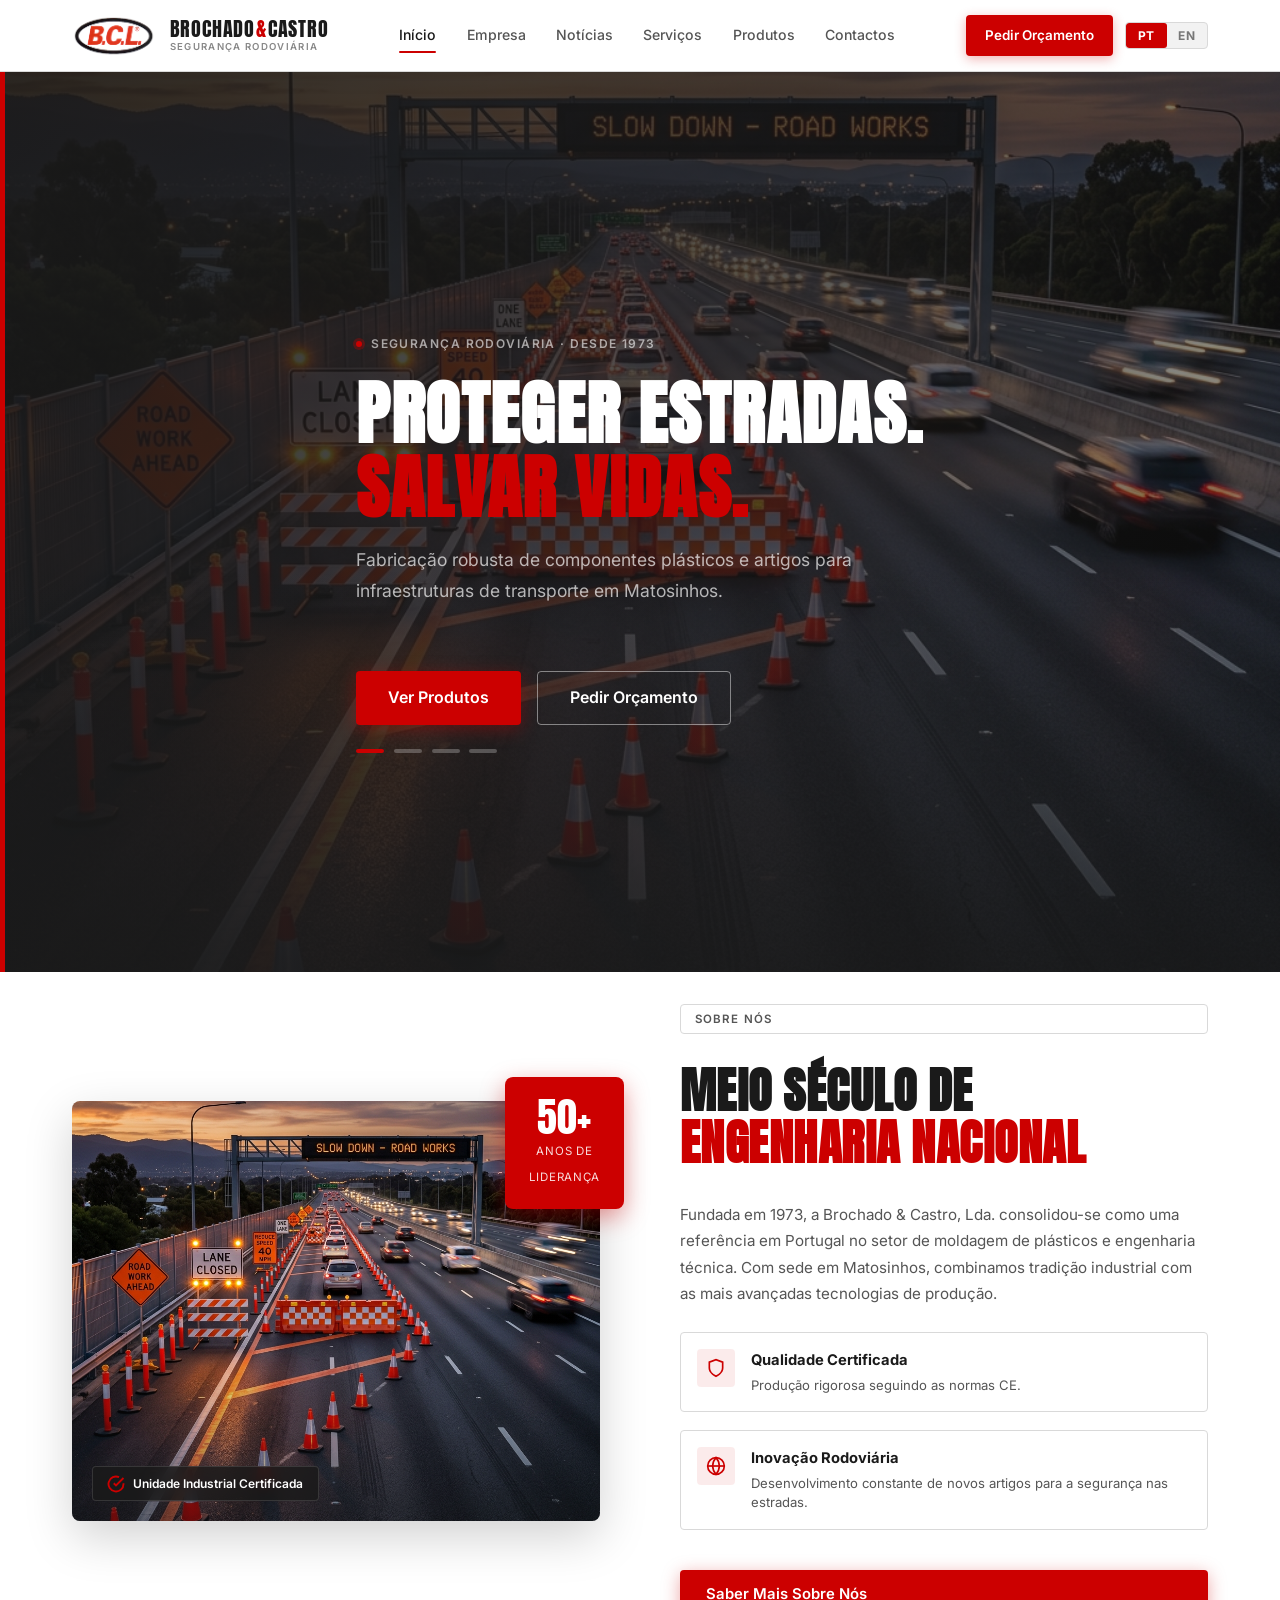
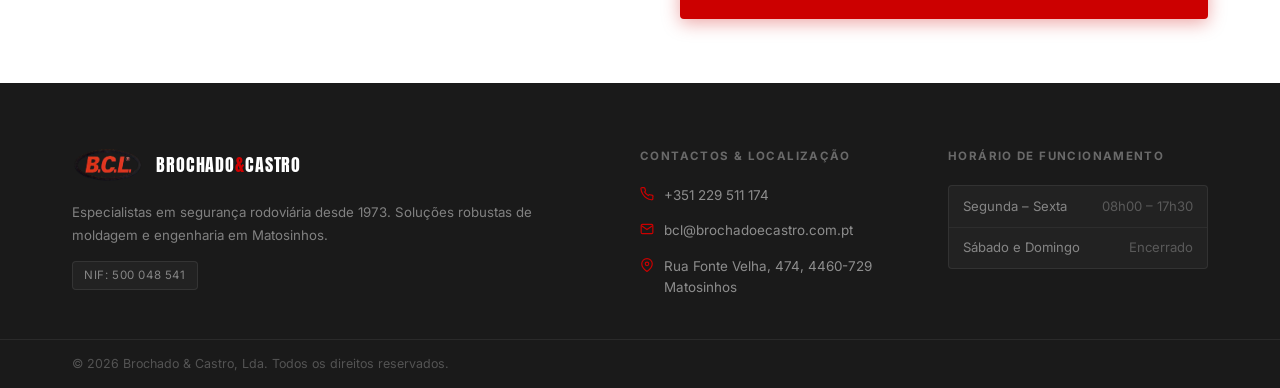
<file: index.html>
﻿<!DOCTYPE html>

<html lang="pt">
<head>
<meta charset="utf-8"/>
<meta content="width=device-width, initial-scale=1.0" name="viewport"/>
<title>Brochado &amp; Castro — Início &amp; Contacto</title>
<meta content="Brochado &amp; Castro — Segurança Rodoviária desde 1973. Início e Contactos." name="description"/>
<link href="https://fonts.googleapis.com" rel="preconnect"/>
<link crossorigin="" href="https://fonts.gstatic.com" rel="preconnect"/>
<link href="https://fonts.googleapis.com/css2?family=Anton&amp;family=Inter:wght@300;400;500;600;700&amp;display=swap" rel="stylesheet"/>
<link href="style.css" rel="stylesheet"/>
</head>
<body>
<!-- ═══════════════════════════════════════════════
       NAVBAR
  ═══════════════════════════════════════════════ -->
<header class="navbar" id="navbar">
<div class="nav-container">
<a class="nav-logo" href="index.html">
<img alt="B.C.L. Logo" class="logo-img" src="images/logo_bcl.png"/>
<div class="logo-text-group">
<span class="logo-primary">BROCHADO<span class="logo-amp">&amp;</span>CASTRO</span>
<span class="logo-sub" data-en="ROAD SAFETY" data-pt="SEGURANÇA RODOVIÁRIA">SEGURANÇA RODOVIÁRIA</span>
</div>
</a>
<nav class="nav-links">
<a class="nl active" data-en="Home" data-pt="Início" href="index.html">Início</a>
<a class="nl" data-en="Company" data-pt="Empresa" href="empresa.html">Empresa</a>
<a class="nl" data-en="News" data-pt="Notícias" href="noticias.html">Notícias</a>
<a class="nl" data-en="Services" data-pt="Serviços" href="servicos.html">Serviços</a>
<a class="nl" data-en="Products" data-pt="Produtos" href="produtos.html">Produtos</a>
<a class="nl" data-en="Contacts" data-pt="Contactos" href="contactos.html">Contactos</a>
</nav>
<div class="nav-right">
<a class="btn-nav-cta" data-en="Request a Quote" data-pt="Pedir Orçamento" href="orcamento.html">Pedir Orçamento</a>
<div class="lang-switcher">
<button class="lang-btn active" data-lang="pt">PT</button>
<button class="lang-btn" data-lang="en">EN</button>
</div>
<button class="burger" id="burger"><span></span><span></span><span></span></button>
</div>
</div>
</header>
<div class="mobile-overlay" id="mobile-overlay">
<nav class="mobile-nav">
<a class="mn-link active" data-en="Home" data-pt="Início" href="index.html">Início</a>
<a class="mn-link" data-en="Company" data-pt="Empresa" href="empresa.html">Empresa</a>
<a class="mn-link" data-en="News" data-pt="Notícias" href="noticias.html">Notícias</a>
<a class="mn-link" data-en="Services" data-pt="Serviços" href="servicos.html">Serviços</a>
<a class="mn-link" data-en="Products" data-pt="Produtos" href="produtos.html">Produtos</a>
<a class="mn-link" data-en="Contacts" data-pt="Contactos" href="contactos.html">Contactos</a>
<a class="btn-nav-cta mn-cta" data-en="Request a Quote" data-pt="Pedir Orçamento" href="orcamento.html">Pedir Orçamento</a>
<div class="mobile-lang-wrap">
<div class="lang-switcher">
<button class="lang-btn active" data-lang="pt">PT</button>
<button class="lang-btn" data-lang="en">EN</button>
</div>
</div>
</nav>
</div>
<main>
<!-- HERO -->
<section class="hero" id="home">
<div class="hero-media">
<img class="hero-img hero-slide-img active" src="images/hero_bg.png"/>
<img class="hero-img hero-slide-img" src="images/product_barriers.png"/>
<img class="hero-img hero-slide-img" src="images/product_plastic_components.png"/>
<img class="hero-img hero-slide-img" src="images/product_transport_infrastructure.png"/>
<div class="hero-shade"></div><div class="hero-shade-bottom"></div><div class="hero-accent-bar"></div>
</div>
<div class="hero-content">
<div class="hero-slides-wrap">
<div class="hero-slide-text active">
<div class="hero-eyebrow"><span class="eyebrow-dot"></span><span data-en="Road Safety · Since 1973" data-pt="Segurança Rodoviária · Desde 1973">Segurança Rodoviária · Desde 1973</span></div>
<h1 class="hero-title"><span data-en="PROTECT ROADS." data-pt="PROTEGER ESTRADAS.">PROTEGER ESTRADAS.</span><br/><span class="hero-title-orange" data-en="SAVE LIVES." data-pt="SALVAR VIDAS.">SALVAR VIDAS.</span></h1>
<p class="hero-desc"><span data-en="Robust manufacturing of plastic components for" data-pt="Fabricação robusta de componentes plásticos e artigos para">Fabricação robusta de componentes plásticos e artigos para</span><br/><span data-en="transport infrastructure in Matosinhos." data-pt="infraestruturas de transporte em Matosinhos.">infraestruturas de transporte em Matosinhos.</span></p>
</div>
<div class="hero-slide-text">
<div class="hero-eyebrow"><span class="eyebrow-dot"></span><span data-en="Containment Solutions" data-pt="Soluções de Contenção">Soluções de Contenção</span></div>
<h1 class="hero-title"><span data-en="BARRIERS THAT" data-pt="BARREIRAS QUE">BARREIRAS QUE</span><br/><span class="hero-title-orange" data-en="HOLD THE LINE." data-pt="GUARDAM A LINHA.">GUARDAM A LINHA.</span></h1>
<p class="hero-desc"><span data-en="Fibreglass and thermoplastic barriers for" data-pt="Barreiras em fibra de vidro e termoplástico para">Barreiras em fibra de vidro e termoplástico para</span><br/><span data-en="lane closures, delineation and active signage." data-pt="fecho de vias, delimitação e sinalização ativa.">fecho de vias, delimitação e sinalização ativa.</span></p>
</div>
<div class="hero-slide-text">
<div class="hero-eyebrow"><span class="eyebrow-dot"></span><span data-en="Precision Manufacturing" data-pt="Fabricação de Precisão">Fabricação de Precisão</span></div>
<h1 class="hero-title"><span data-en="MOULDED FOR" data-pt="MOLDADO PARA">MOLDADO PARA</span><br/><span class="hero-title-orange" data-en="DURABILITY." data-pt="DURABILIDADE.">DURABILIDADE.</span></h1>
<p class="hero-desc"><span data-en="High-resistance injected plastic components" data-pt="Componentes plásticos injetados de alta resistência">Componentes plásticos injetados de alta resistência</span><br/><span data-en="engineered to withstand decades on the road." data-pt="projetados para décadas de uso nas estradas.">projetados para décadas de uso nas estradas.</span></p>
</div>
<div class="hero-slide-text">
<div class="hero-eyebrow"><span class="eyebrow-dot"></span><span data-en="National Infrastructure" data-pt="Infraestrutura Nacional">Infraestrutura Nacional</span></div>
<h1 class="hero-title hero-title--lg"><span data-en="BUILDING THE" data-pt="A CONSTRUIR AS">A CONSTRUIR AS</span><br/><span class="hero-title-orange" data-en="ROADS OF PORTUGAL." data-pt="ESTRADAS DE PORTUGAL.">ESTRADAS DE PORTUGAL.</span></h1>
<p class="hero-desc"><span data-en="Engineering solutions trusted nationwide for" data-pt="Soluções de engenharia de confiança nacional">Soluções de engenharia de confiança nacional</span><br/><span data-en="transport infrastructure since 1973." data-pt="para infraestruturas de transporte desde 1973.">para infraestruturas de transporte desde 1973.</span></p>
</div>
</div><!-- /.hero-slides-wrap -->
<div class="hero-btns">
<a class="btn-orange" data-en="View Products" data-pt="Ver Produtos" href="produtos.html">Ver Produtos</a>
<a class="btn-ghost" data-en="Request a Quote" data-pt="Pedir Orçamento" href="orcamento.html">Pedir Orçamento</a>
</div>
<div class="hero-slide-dots">
<button class="hero-dot active" data-slide="0"></button>
<button class="hero-dot" data-slide="1"></button>
<button class="hero-dot" data-slide="2"></button>
<button class="hero-dot" data-slide="3"></button>
</div>
</div>
</section>
<!-- ABOUT / CERTIFICATES SECTION -->
<section class="section section--about" id="sobre">
<div class="container">
<div class="about-grid">
<div class="about-visual">
<div class="about-img-frame"><img class="about-img" src="images/hero_bg.png"/></div>
<div class="about-img-tag"><svg fill="none" height="18" stroke="#CC0000" stroke-width="2.5" viewbox="0 0 24 24" width="18"><path d="M22 11.08V12a10 10 0 1 1-5.93-9.14"></path><polyline points="22 4 12 14.01 9 11.01"></polyline></svg><span data-en="Certified Industrial Facility" data-pt="Unidade Industrial Certificada">Unidade Industrial Certificada</span></div>
<div class="about-stat-card"><span class="asc-number">50+</span><span class="asc-label"><span data-en="Years of" data-pt="Anos de">Anos de</span><br/><span data-en="Leadership" data-pt="Liderança">Liderança</span></span></div>
</div>
<div class="about-text">
<div class="sh-tag" data-en="About Us" data-pt="Sobre Nós">Sobre Nós</div>
<h2 class="sh-title at-left"><span data-en="HALF A CENTURY OF" data-pt="MEIO SÉCULO DE">MEIO SÉCULO DE</span><br/><span class="title-orange" data-en="NATIONAL ENGINEERING" data-pt="ENGENHARIA NACIONAL">ENGENHARIA NACIONAL</span></h2>
<p class="about-p" data-en="Founded in 1973, Brochado &amp; Castro, Lda. has established itself as a reference in Portugal in the plastic moulding and technical engineering sector. Headquartered in Matosinhos, we combine industrial tradition with the most advanced production technologies." data-pt="Fundada em 1973, a Brochado &amp; Castro, Lda. consolidou-se como uma referência em Portugal no setor de moldagem de plásticos e engenharia técnica. Com sede em Matosinhos, combinamos tradição industrial com as mais avançadas tecnologias de produção.">Fundada em 1973, a Brochado &amp; Castro, Lda. consolidou-se como uma referência em Portugal no setor de moldagem de plásticos e engenharia técnica. Com sede em Matosinhos, combinamos tradição industrial com as mais avançadas tecnologias de produção.</p>
<div class="about-pillars">
<a class="pillar pillar--link" href="https://www.certif.pt/pdf/lista_empresas_marcacao_CE.pdf" target="_blank" rel="noopener noreferrer"><div class="pillar-icon"><svg fill="none" height="20" stroke="#CC0000" stroke-width="2" viewbox="0 0 24 24" width="20"><path d="M12 22s8-4 8-10V5l-8-3-8 3v7c0 6 8 10 8 10z"></path></svg></div><div><strong data-en="Certified Quality" data-pt="Qualidade Certificada">Qualidade Certificada</strong><p data-en="Rigorous production following CE standards." data-pt="Produção rigorosa seguindo as normas CE.">Produção rigorosa seguindo as normas CE.</p></div></a>
<a class="pillar pillar--link" href="produtos.html"><div class="pillar-icon"><svg fill="none" height="20" stroke="#CC0000" stroke-width="2" viewbox="0 0 24 24" width="20"><circle cx="12" cy="12" r="10"></circle><line x1="2" x2="22" y1="12" y2="12"></line><path d="M12 2a15.3 15.3 0 0 1 4 10 15.3 15.3 0 0 1-4 10 15.3 15.3 0 0 1-4-10 15.3 15.3 0 0 1 4-10z"></path></svg></div><div><strong data-en="Road Innovation" data-pt="Inovação Rodoviária">Inovação Rodoviária</strong><p data-en="Constant development of new products for road safety." data-pt="Desenvolvimento constante de novos artigos para a segurança nas estradas.">Desenvolvimento constante de novos artigos para a segurança nas estradas.</p></div></a>
</div>
<a class="btn-orange" data-en="Learn More About Us" data-pt="Saber Mais Sobre Nós" href="empresa.html" style="margin-top:1.5rem; display:inline-block;">Saber Mais Sobre Nós</a>
</div>
</div>
</div>
</section>
</main>
<footer class="footer">
<div class="footer-main">
<div class="container">
<div class="footer-grid">
<div class="fcol fcol--brand">
<a class="footer-logo-link" href="index.html">
<img alt="B.C.L. Logo" class="footer-logo" src="images/logo_bcl.png"/>
<span class="footer-brand-name">BROCHADO<span>&amp;</span>CASTRO</span>
</a>
<p class="fcol-desc" data-en="Road safety specialists since 1973. Robust moulding and engineering solutions in Matosinhos." data-pt="Especialistas em segurança rodoviária desde 1973. Soluções robustas de moldagem e engenharia em Matosinhos.">Especialistas em segurança rodoviária desde 1973. Soluções robustas de moldagem e engenharia em Matosinhos.</p>
<p class="fcol-nif" data-en="Tax ID: 500 048 541" data-pt="NIF: 500 048 541">NIF: 500 048 541</p>
</div>
<div class="fcol">
<h4 class="fcol-title" data-en="Contacts &amp; Location" data-pt="Contactos &amp; Localização">Contactos &amp; Localização</h4>
<ul class="fcol-list">
<li><svg fill="none" height="14" stroke="#CC0000" stroke-width="2" viewbox="0 0 24 24" width="14"><path d="M22 16.92v3a2 2 0 0 1-2.18 2 19.79 19.79 0 0 1-8.63-3.07A19.5 19.5 0 0 1 4.69 12 19.79 19.79 0 0 1 1.61 3.18 2 2 0 0 1 3.6 1h3a2 2 0 0 1 2 1.72c.127.96.361 1.903.7 2.81a2 2 0 0 1-.45 2.11L7.91 8.34a16 16 0 0 0 6.29 6.29l.92-.92a2 2 0 0 1 2.11-.45c.907.339 1.85.573 2.81.7A2 2 0 0 1 22 16.92z"></path></svg><a href="tel:+351229511174">+351 229 511 174</a></li>
<li><svg fill="none" height="14" stroke="#CC0000" stroke-width="2" viewbox="0 0 24 24" width="14"><path d="M4 4h16c1.1 0 2 .9 2 2v12c0 1.1-.9 2-2 2H4c-1.1 0-2-.9-2-2V6c0-1.1.9-2 2-2z"></path><polyline points="22,6 12,13 2,6"></polyline></svg><a href="mailto:bcl@brochadoecastro.com.pt">bcl@brochadoecastro.com.pt</a></li>
<li><svg fill="none" height="14" stroke="#CC0000" stroke-width="2" viewbox="0 0 24 24" width="14"><path d="M21 10c0 7-9 13-9 13s-9-6-9-13a9 9 0 0 1 18 0z"></path><circle cx="12" cy="10" r="3"></circle></svg><a href="https://www.google.com/maps/place/Bcl+-+Brochado+%26+Castro,+Lda./@41.1952331,-8.6368682,108m/data=!3m1!1e3!4m15!1m8!3m7!1s0xd2465dfc5a5c7a5:0x478c844fa9edf6eb!2sR.+Fonte+Velha+474,+4460-729+Cust%C3%B3ias!3b1!8m2!3d41.1954163!4d-8.6371579!16s%2Fg%2F11pw1z6jg8!3m5!1s0xd2465dfc53dacab:0x949151ac606fa116!8m2!3d41.1954021!4d-8.6371742!16s%2Fg%2F1tg6lv1z?entry=ttu&g_ep=EgoyMDI2MDYxNi4wIKXMDSoASAFQAw%3D%3D" target="_blank" rel="noopener noreferrer" data-en="Rua Fonte Velha, 474, 4460-729 Matosinhos" data-pt="Rua Fonte Velha, 474, 4460-729 Matosinhos"> Rua Fonte Velha, 474, 4460-729 Matosinhos</a></li>
</ul>
</div>
<div class="fcol">
<h4 class="fcol-title" data-en="Opening Hours" data-pt="Horário de Funcionamento">Horário de Funcionamento</h4>
<div class="fhours">
<div class="fhour-row"><span data-en="Monday – Friday" data-pt="Segunda – Sexta">Segunda – Sexta</span><strong>08h00 – 17h30</strong></div>
<div class="fhour-row"><span data-en="Saturday &amp; Sunday" data-pt="Sábado e Domingo">Sábado e Domingo</span><strong class="closed" data-en="Closed" data-pt="Encerrado">Encerrado</strong></div>
</div>
</div>
</div>
</div>
</div>
<div class="footer-bar"><div class="container"><p data-en="© 2026 Brochado &amp; Castro, Lda. All rights reserved." data-pt="© 2026 Brochado &amp; Castro, Lda. Todos os direitos reservados.">© 2026 Brochado &amp; Castro, Lda. Todos os direitos reservados.</p></div></div>
</footer>
<button class="btt" id="btt"><svg fill="none" height="20" stroke="currentColor" stroke-width="2.5" viewbox="0 0 24 24" width="20"><polyline points="18 15 12 9 6 15"></polyline></svg></button>
<script src="i18n.js"></script><script src="script.js"></script>
</body>
</html>
</file>
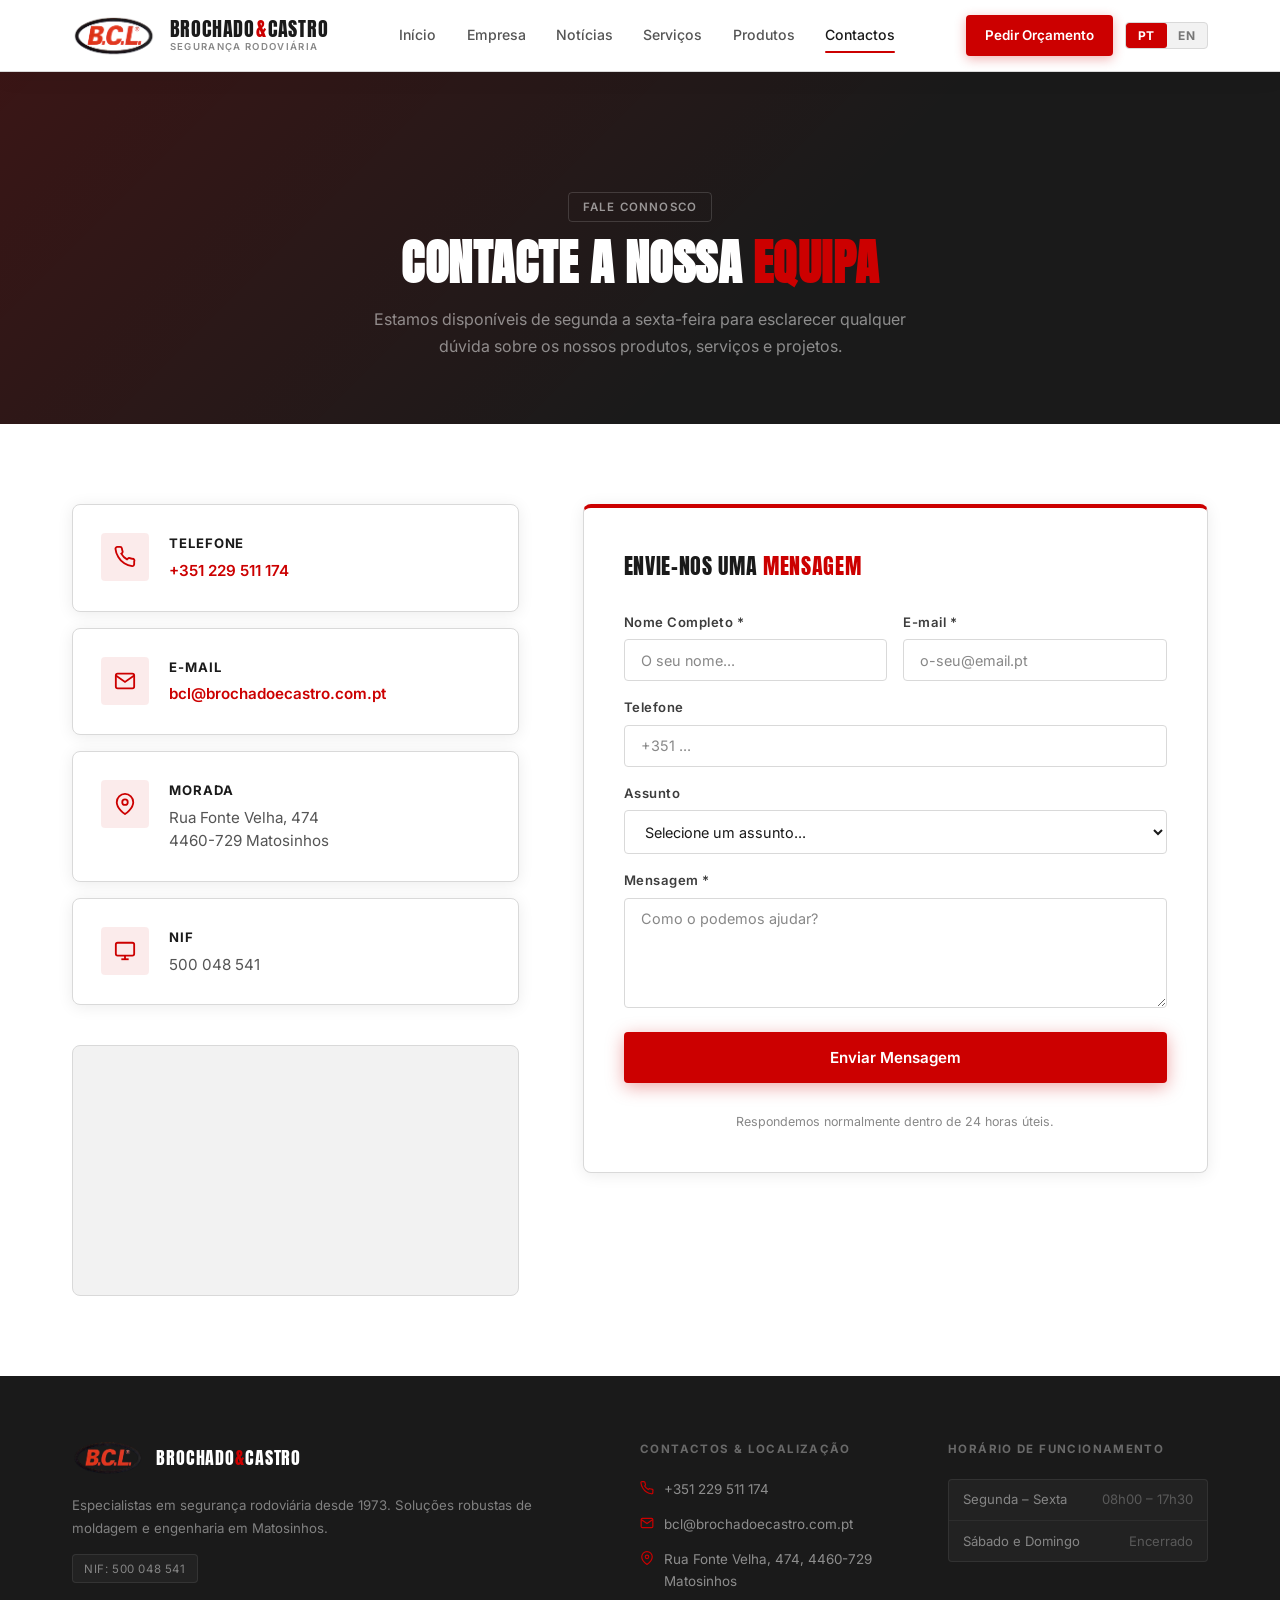
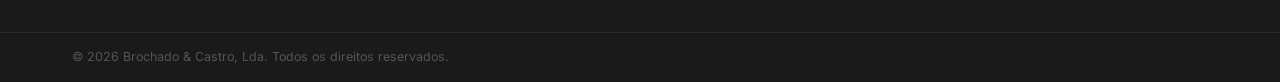
<file: contactos.html>
﻿<!DOCTYPE html>
<html lang="pt">
<head>
<meta charset="utf-8"/>
<meta content="width=device-width, initial-scale=1.0" name="viewport"/>
<title>Brochado &amp; Castro — Contactos</title>
<meta content="Contacte a Brochado &amp; Castro — Segurança Rodoviária desde 1973." name="description"/>
<link href="https://fonts.googleapis.com" rel="preconnect"/>
<link crossorigin="" href="https://fonts.gstatic.com" rel="preconnect"/>
<link href="https://fonts.googleapis.com/css2?family=Anton&family=Inter:wght@300;400;500;600;700&display=swap" rel="stylesheet"/>
<link href="style.css" rel="stylesheet"/>
<style>
.contact-hero {
  background: var(--grey-900);
  padding: calc(var(--nav-h) + 3rem) 0 4rem;
  text-align: center;
  position: relative;
  overflow: hidden;
}
.contact-hero::before {
  content: '';
  position: absolute;
  inset: 0;
  background: linear-gradient(135deg, rgba(204,0,0,.18) 0%, transparent 60%);
}
.contact-hero .container { position: relative; z-index: 1; }

.contact-section { padding: 5rem 0; }

.contact-grid {
  display: grid;
  grid-template-columns: 1fr 1.4fr;
  gap: 4rem;
  align-items: start;
}
@media (max-width: 900px) { .contact-grid { grid-template-columns: 1fr; gap: 3rem; } }

/* Info cards */
.info-card {
  background: var(--white);
  border: 1px solid var(--grey-200);
  border-radius: var(--radius-md);
  padding: 1.75rem;
  box-shadow: var(--shadow-card);
  display: flex;
  align-items: flex-start;
  gap: 1.25rem;
  transition: transform var(--dur) var(--ease), box-shadow var(--dur) var(--ease);
}
.info-card:hover { transform: translateY(-3px); box-shadow: var(--shadow-lift); }
.info-icon {
  width: 48px; height: 48px; flex-shrink: 0;
  background: var(--orange-pale);
  border-radius: var(--radius-sm);
  display: flex; align-items: center; justify-content: center;
}
.info-card-title {
  font-weight: 700;
  font-size: .82rem;
  text-transform: uppercase;
  letter-spacing: .07em;
  color: var(--grey-900);
  margin-bottom: .3rem;
}
.info-card-val {
  font-size: .95rem;
  color: var(--grey-600);
  line-height: 1.55;
}
.info-card-val a { color: var(--orange); font-weight: 600; }
.info-card-val a:hover { text-decoration: underline; }

.info-cards-stack { display: flex; flex-direction: column; gap: 1rem; }

.fhours { background:rgba(255,255,255,.04); border:1px solid rgba(255,255,255,.07); border-radius:var(--radius-sm); overflow:hidden; }
.fhour-row {
  display:flex; justify-content:space-between; align-items:center;
  padding:.6rem .9rem; font-size:.82rem;
  border-bottom:1px solid rgba(255,255,255,.05);
}
.fhour-row:last-child { border-bottom:none; }
.fhour-row span { color:rgba(255,255,255,.45); }
.fhour-row strong { color:rgba(255,255,255,.25); font-weight:400;}
.fhour-row strong.closed { color:rgba(255,255,255,.25); font-weight:400; }

/* Map embed placeholder */
.map-placeholder {
  width: 100%;
  aspect-ratio: 16/9;
  background: var(--grey-100);
  border-radius: var(--radius-md);
  overflow: hidden;
  border: 1px solid var(--grey-200);
  margin-top: 1.5rem;
  position: relative;
}
.map-placeholder iframe {
  width: 100%; height: 100%; border: none;
}

/* Form styling overrides */
.cform-wrap {
  background: var(--white) !important;
  border: 1px solid var(--grey-200) !important;
  border-top: 4px solid var(--orange) !important;
  border-radius: var(--radius-md);
  padding: 2.5rem;
  box-shadow: var(--shadow-card);
}
/* Override global dark cform-label for light context */
.contact-section .cform-label {
  color: var(--grey-700) !important;
  font-size: .82rem;
  font-weight: 600;
  letter-spacing: .04em;
}
/* Fix invisible inputs: force dark text and white background in light form */
.contact-section .cform-input,
.cform-wrap .cform-input {
  color: var(--grey-900) !important;
  background: var(--white) !important;
  border-color: var(--grey-200) !important;
}
.contact-section .cform-input::placeholder,
.cform-wrap .cform-input::placeholder {
  color: var(--grey-400) !important;
}
.cform-section-label {
  font-family: var(--font-display);
  font-size: 1.4rem;
  text-transform: uppercase;
  color: var(--grey-900);
  margin-bottom: 1.75rem;
  letter-spacing: .03em;
}
.cform-section-label span { color: var(--orange); }
</style>
</head>
<body>
<header class="navbar" id="navbar">
<div class="nav-container">
<a class="nav-logo" href="index.html">
<img alt="B.C.L. Logo" class="logo-img" src="images/logo_bcl.png"/>
<div class="logo-text-group">
<span class="logo-primary">BROCHADO<span class="logo-amp">&amp;</span>CASTRO</span>
<span class="logo-sub" data-en="ROAD SAFETY" data-pt="SEGURANÇA RODOVIÁRIA">SEGURANÇA RODOVIÁRIA</span>
</div>
</a>
<nav class="nav-links">
<a class="nl" data-en="Home" data-pt="Início" href="index.html">Início</a>
<a class="nl" data-en="Company" data-pt="Empresa" href="empresa.html">Empresa</a>
<a class="nl" data-en="News" data-pt="Notícias" href="noticias.html">Notícias</a>
<a class="nl" data-en="Services" data-pt="Serviços" href="servicos.html">Serviços</a>
<a class="nl" data-en="Products" data-pt="Produtos" href="produtos.html">Produtos</a>
<a class="nl active" data-en="Contacts" data-pt="Contactos" href="contactos.html">Contactos</a>
</nav>
<div class="nav-right">
<a class="btn-nav-cta" data-en="Request a Quote" data-pt="Pedir Orçamento" href="orcamento.html">Pedir Orçamento</a>
<div class="lang-switcher">
<button class="lang-btn active" data-lang="pt">PT</button>
<button class="lang-btn" data-lang="en">EN</button>
</div>
<button class="burger" id="burger"><span></span><span></span><span></span></button>
</div>
</div>
</header>
<div class="mobile-overlay" id="mobile-overlay">
<nav class="mobile-nav">
<a class="mn-link" data-en="Home" data-pt="Início" href="index.html">Início</a>
<a class="mn-link" data-en="Company" data-pt="Empresa" href="empresa.html">Empresa</a>
<a class="mn-link" data-en="News" data-pt="Notícias" href="noticias.html">Notícias</a>
<a class="mn-link" data-en="Services" data-pt="Serviços" href="servicos.html">Serviços</a>
<a class="mn-link" data-en="Products" data-pt="Produtos" href="produtos.html">Produtos</a>
<a class="mn-link active" data-en="Contacts" data-pt="Contactos" href="contactos.html">Contactos</a>
<a class="btn-nav-cta mn-cta" data-en="Request a Quote" data-pt="Pedir Orçamento" href="orcamento.html">Pedir Orçamento</a>
<div class="mobile-lang-wrap">
<div class="lang-switcher">
<button class="lang-btn active" data-lang="pt">PT</button>
<button class="lang-btn" data-lang="en">EN</button>
</div>
</div>
</nav>
</div>

<main>
<!-- HERO -->
<section class="contact-hero">
  <div class="container">
    <div class="sh-tag sh-tag--dark" data-en="Get In Touch" data-pt="Fale Connosco">Fale Connosco</div>
    <h1 class="sh-title sh-title--white"><span data-en="CONTACT OUR" data-pt="CONTACTE A NOSSA">CONTACTE A NOSSA</span> <span class="title-orange" data-en="TEAM" data-pt="EQUIPA">EQUIPA</span></h1>
    <p class="sh-sub sh-sub--muted" data-en="We are available Monday to Friday to answer any questions about our products, services and projects." data-pt="Estamos disponíveis de segunda a sexta-feira para esclarecer qualquer dúvida sobre os nossos produtos, serviços e projetos.">Estamos disponíveis de segunda a sexta-feira para esclarecer qualquer dúvida sobre os nossos produtos, serviços e projetos.</p>
  </div>
</section>

<!-- MAIN CONTACT SECTION -->
<section class="contact-section">
  <div class="container">
    <div class="contact-grid">

      <!-- LEFT: Info + Hours + Map -->
      <div>
        <div class="info-cards-stack">
          <div class="info-card">
            <div class="info-icon">
              <svg width="22" height="22" fill="none" stroke="var(--orange)" stroke-width="2" viewBox="0 0 24 24"><path d="M22 16.92v3a2 2 0 0 1-2.18 2 19.79 19.79 0 0 1-8.63-3.07A19.5 19.5 0 0 1 4.69 12 19.79 19.79 0 0 1 1.61 3.18 2 2 0 0 1 3.6 1h3a2 2 0 0 1 2 1.72c.127.96.361 1.903.7 2.81a2 2 0 0 1-.45 2.11L7.91 8.34a16 16 0 0 0 6.29 6.29l.92-.92a2 2 0 0 1 2.11-.45c.907.339 1.85.573 2.81.7A2 2 0 0 1 22 16.92z"></path></svg>
            </div>
            <div>
              <div class="info-card-title" data-en="Phone" data-pt="Telefone">Telefone</div>
              <div class="info-card-val"><a href="tel:+351229511174">+351 229 511 174</a></div>
            </div>
          </div>

          <div class="info-card">
            <div class="info-icon">
              <svg width="22" height="22" fill="none" stroke="var(--orange)" stroke-width="2" viewBox="0 0 24 24"><path d="M4 4h16c1.1 0 2 .9 2 2v12c0 1.1-.9 2-2 2H4c-1.1 0-2-.9-2-2V6c0-1.1.9-2 2-2z"></path><polyline points="22,6 12,13 2,6"></polyline></svg>
            </div>
            <div>
              <div class="info-card-title" data-en="Email" data-pt="E-mail">E-mail</div>
              <div class="info-card-val"><a href="mailto:bcl@brochadoecastro.com.pt">bcl@brochadoecastro.com.pt</a></div>
            </div>
          </div>

          <div class="info-card">
            <div class="info-icon">
              <svg width="22" height="22" fill="none" stroke="var(--orange)" stroke-width="2" viewBox="0 0 24 24"><path d="M21 10c0 7-9 13-9 13s-9-6-9-13a9 9 0 0 1 18 0z"></path><circle cx="12" cy="10" r="3"></circle></svg>
            </div>
            <div>
              <div class="info-card-title" data-en="Address" data-pt="Morada">Morada</div>
              <div class="info-card-val">Rua Fonte Velha, 474<br/>4460-729 Matosinhos</div>
            </div>
          </div>

          <div class="info-card">
            <div class="info-icon">
              <svg width="22" height="22" fill="none" stroke="var(--orange)" stroke-width="2" viewBox="0 0 24 24"><rect x="2" y="3" width="20" height="14" rx="2"/><path d="M8 21h8"/><path d="M12 17v4"/></svg>
            </div>
            <div>
              <div class="info-card-title" data-en="Tax ID" data-pt="NIF">NIF</div>
              <div class="info-card-val">500 048 541</div>
            </div>
          </div>

        <!-- Map -->
        <div class="map-placeholder">
          <iframe
            src="https://www.google.com/maps/embed?pb=!1m18!1m12!1m3!1d374.9!2d-8.6371742!3d41.1954021!2m3!1f0!2f0!3f0!3m2!1i1024!2i768!4f13.1!3m3!1m2!1s0xd2465dfc53dacab%3A0x949151ac606fa116!2sBcl%20-%20Brochado%20%26%20Castro%2C%20Lda.!5e0!3m2!1spt!2spt!4v1750000000000"
            allowfullscreen=""
            loading="lazy"
            title="Localização Brochado &amp; Castro">
          </iframe>
        </div>
        </div>
      </div>

      <!-- RIGHT: Contact Form -->
      <div class="cform-wrap">
        <div class="cform-section-label" data-en="Send us a <span>Message</span>" data-pt="Envie-nos uma <span>Mensagem</span>">Envie-nos uma <span>Mensagem</span></div>
        <form class="cform" id="cform">
          <div class="cform-row">
            <div class="cform-group">
              <label class="cform-label" data-en="Full Name *" data-pt="Nome Completo *">Nome Completo *</label>
              <input class="cform-input" data-en-ph="Your name..." data-pt-ph="O seu nome..." placeholder="O seu nome..." required type="text"/>
            </div>
            <div class="cform-group">
              <label class="cform-label" data-en="Email *" data-pt="E-mail *">E-mail *</label>
              <input class="cform-input" data-en-ph="your@email.com" data-pt-ph="o-seu@email.pt" placeholder="o-seu@email.pt" required type="email"/>
            </div>
          </div>
          <div class="cform-group">
            <label class="cform-label" data-en="Phone" data-pt="Telefone">Telefone</label>
            <input class="cform-input" data-en-ph="+351 ..." data-pt-ph="+351 ..." placeholder="+351 ..." type="tel"/>
          </div>
          <div class="cform-group">
            <label class="cform-label" data-en="Subject" data-pt="Assunto">Assunto</label>
            <select class="cform-input" style="cursor:pointer;">
              <option data-en="Select a subject..." data-pt="Selecione um assunto...">Selecione um assunto...</option>
              <option data-en="Products / Quote" data-pt="Produtos / Orçamento">Produtos / Orçamento</option>
              <option data-en="Technical Support" data-pt="Suporte Técnico">Suporte Técnico</option>
              <option data-en="Partnership" data-pt="Parceria">Parceria</option>
              <option data-en="Other" data-pt="Outro">Outro</option>
            </select>
          </div>
          <div class="cform-group">
            <label class="cform-label" data-en="Your Message *" data-pt="Mensagem *">Mensagem *</label>
            <textarea class="cform-input cform-ta" data-en-ph="How can we help you?" data-pt-ph="Como o podemos ajudar?" placeholder="Como o podemos ajudar?" required rows="5"></textarea>
          </div>
          <button class="btn-orange cform-submit" data-en="Send Message" data-pt="Enviar Mensagem" type="submit" style="width:100%; justify-content:center; padding:1rem;">Enviar Mensagem</button>
          <p style="font-size:.78rem; color:var(--grey-400); margin-top:.85rem; text-align:center;" data-en="We typically respond within 24 business hours." data-pt="Respondemos normalmente dentro de 24 horas úteis.">Respondemos normalmente dentro de 24 horas úteis.</p>
        </form>
      </div>

    </div>
  </div>
</section>

</main>

<footer class="footer">
<div class="footer-main">
<div class="container">
<div class="footer-grid">
<div class="fcol fcol--brand">
<a class="footer-logo-link" href="index.html">
<img alt="B.C.L. Logo" class="footer-logo" src="images/logo_bcl.png"/>
<span class="footer-brand-name">BROCHADO<span>&amp;</span>CASTRO</span>
</a>
<p class="fcol-desc" data-en="Road safety specialists since 1973. Robust moulding and engineering solutions in Matosinhos." data-pt="Especialistas em segurança rodoviária desde 1973. Soluções robustas de moldagem e engenharia em Matosinhos.">Especialistas em segurança rodoviária desde 1973. Soluções robustas de moldagem e engenharia em Matosinhos.</p>
<p class="fcol-nif" data-en="Tax ID: 500 048 541" data-pt="NIF: 500 048 541">NIF: 500 048 541</p>
</div>
<div class="fcol">
<h4 class="fcol-title" data-en="Contacts &amp; Location" data-pt="Contactos &amp; Localização">Contactos &amp; Localização</h4>
<ul class="fcol-list">
<li><svg fill="none" height="14" stroke="#CC0000" stroke-width="2" viewbox="0 0 24 24" width="14"><path d="M22 16.92v3a2 2 0 0 1-2.18 2 19.79 19.79 0 0 1-8.63-3.07A19.5 19.5 0 0 1 4.69 12 19.79 19.79 0 0 1 1.61 3.18 2 2 0 0 1 3.6 1h3a2 2 0 0 1 2 1.72c.127.96.361 1.903.7 2.81a2 2 0 0 1-.45 2.11L7.91 8.34a16 16 0 0 0 6.29 6.29l.92-.92a2 2 0 0 1 2.11-.45c.907.339 1.85.573 2.81.7A2 2 0 0 1 22 16.92z"></path></svg><a href="tel:+351229511174">+351 229 511 174</a></li>
<li><svg fill="none" height="14" stroke="#CC0000" stroke-width="2" viewbox="0 0 24 24" width="14"><path d="M4 4h16c1.1 0 2 .9 2 2v12c0 1.1-.9 2-2 2H4c-1.1 0-2-.9-2-2V6c0-1.1.9-2 2-2z"></path><polyline points="22,6 12,13 2,6"></polyline></svg><a href="mailto:bcl@brochadoecastro.com.pt">bcl@brochadoecastro.com.pt</a></li>
<li><svg fill="none" height="14" stroke="#CC0000" stroke-width="2" viewbox="0 0 24 24" width="14"><path d="M21 10c0 7-9 13-9 13s-9-6-9-13a9 9 0 0 1 18 0z"></path><circle cx="12" cy="10" r="3"></circle></svg><a href="https://www.google.com/maps/place/Bcl+-+Brochado+%26+Castro,+Lda./@41.1952331,-8.6368682,108m/data=!3m1!1e3!4m15!1m8!3m7!1s0xd2465dfc5a5c7a5:0x478c844fa9edf6eb!2sR.+Fonte+Velha+474,+4460-729+Cust%C3%B3ias!3b1!8m2!3d41.1954163!4d-8.6371579!16s%2Fg%2F11pw1z6jg8!3m5!1s0xd2465dfc53dacab:0x949151ac606fa116!8m2!3d41.1954021!4d-8.6371742!16s%2Fg%2F1tg6lv1z?entry=ttu&g_ep=EgoyMDI2MDYxNi4wIKXMDSoASAFQAw%3D%3D" target="_blank" rel="noopener noreferrer" data-en="Rua Fonte Velha, 474, 4460-729 Matosinhos" data-pt="Rua Fonte Velha, 474, 4460-729 Matosinhos"> Rua Fonte Velha, 474, 4460-729 Matosinhos</a></li>
</ul>
</div>
<div class="fcol">
<h4 class="fcol-title" data-en="Opening Hours" data-pt="Horário de Funcionamento">Horário de Funcionamento</h4>
<div class="fhours">
<div class="fhour-row"><span data-en="Monday – Friday" data-pt="Segunda – Sexta">Segunda – Sexta</span><strong>08h00 – 17h30</strong></div>
<div class="fhour-row"><span data-en="Saturday &amp; Sunday" data-pt="Sábado e Domingo">Sábado e Domingo</span><strong class="closed" data-en="Closed" data-pt="Encerrado">Encerrado</strong></div>
</div>
</div>
</div>
</div>
</div>
<div class="footer-bar"><div class="container"><p data-en="© 2026 Brochado &amp; Castro, Lda. All rights reserved." data-pt="© 2026 Brochado &amp; Castro, Lda. Todos os direitos reservados.">© 2026 Brochado &amp; Castro, Lda. Todos os direitos reservados.</p></div></div>
</footer>
<button class="btt" id="btt"><svg fill="none" height="20" stroke="currentColor" stroke-width="2.5" viewbox="0 0 24 24" width="20"><polyline points="18 15 12 9 6 15"></polyline></svg></button>
<script src="i18n.js"></script><script src="script.js"></script>
</body>
</html>
</file>
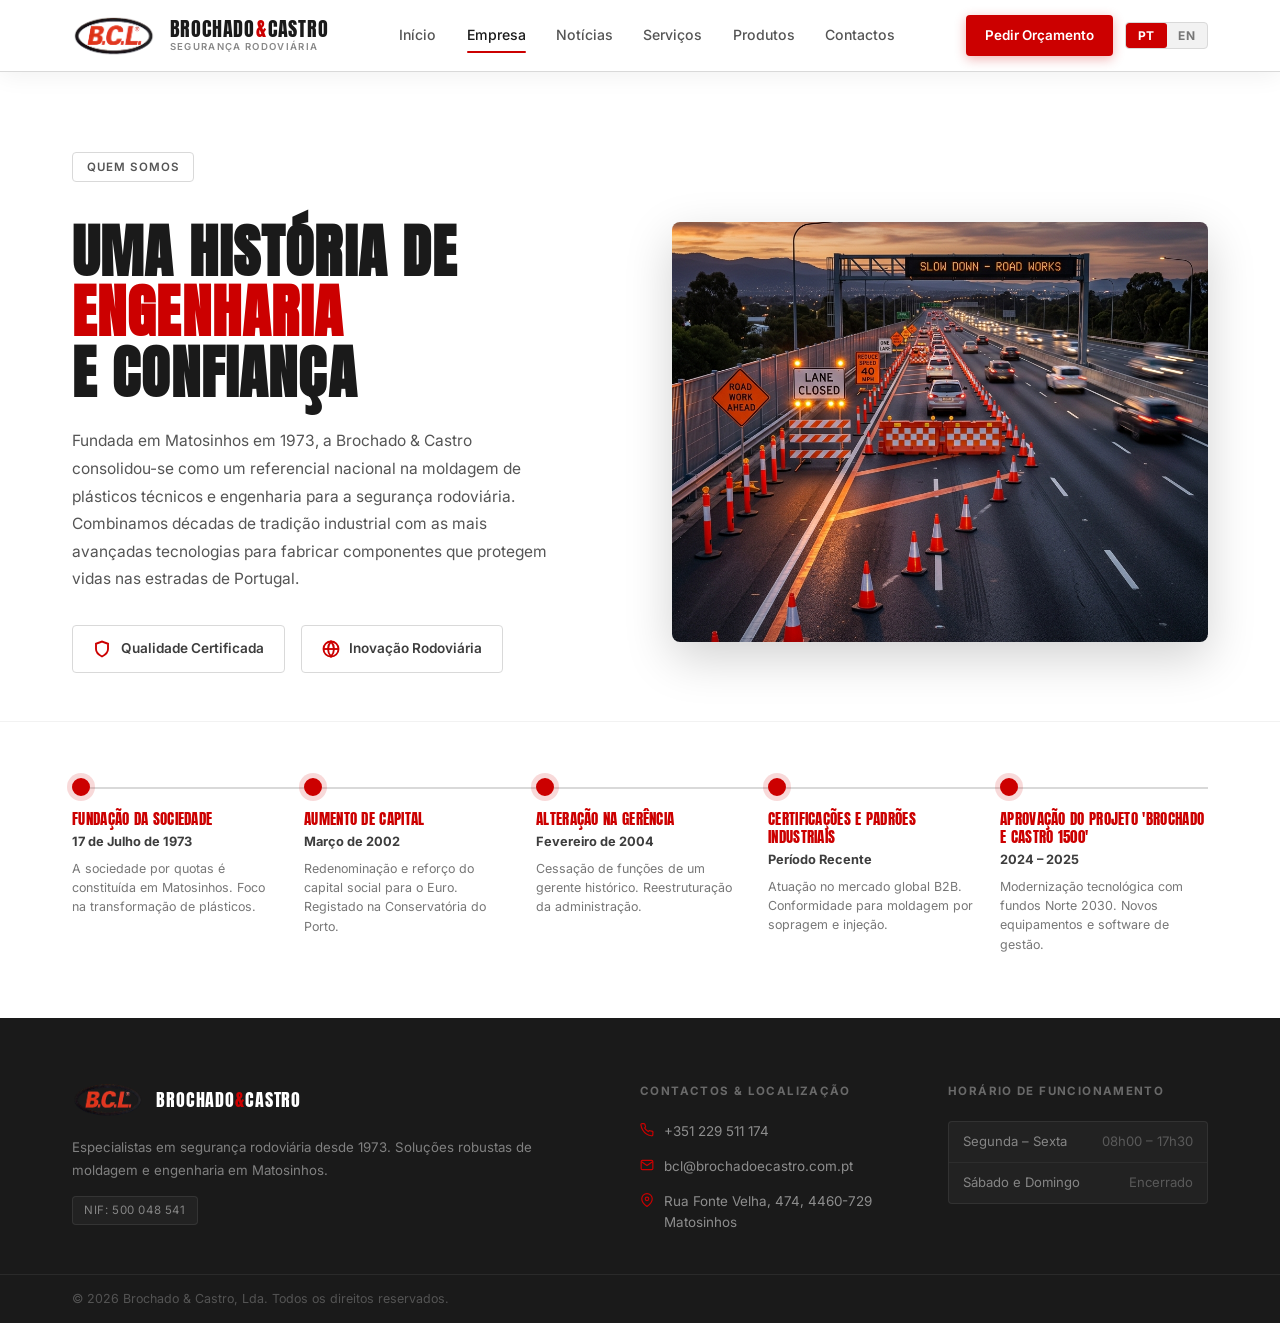
<file: empresa.html>
﻿<!DOCTYPE html>
<html lang="pt">
<head>
<meta charset="utf-8"/>
<meta content="width=device-width, initial-scale=1.0" name="viewport"/>
<title>Brochado &amp; Castro — Empresa</title>
<link href="https://fonts.googleapis.com" rel="preconnect"/>
<link crossorigin="" href="https://fonts.gstatic.com" rel="preconnect"/>
<link href="https://fonts.googleapis.com/css2?family=Anton&family=Inter:wght@300;400;500;600;700&display=swap" rel="stylesheet"/>
<style>
/* ====================================================
   BROCHADO & CASTRO — Road Safety
   Palette: #CC0000 (orange) · #3D3D3D / #1A1A1A (grey)
            #FFFFFF (white) · var(--orange) (light blue icons)
   Font: Anton (headings) · Inter (body)
==================================================== */

/* ── Variables ──────────────────────────────────── */
:root {
  --orange:        #CC0000;
  --orange-dark:   #AA0000;
  --orange-light:  #FF2222;
  --orange-pale:   rgba(204,0,0,.08);

  --grey-900:  #1A1A1A;
  --grey-800:  #2A2A2A;
  --grey-700:  #3D3D3D;
  --grey-600:  #555555;
  --grey-400:  #888888;
  --grey-200:  #D9D9D9;
  --grey-100:  #F2F2F2;
  --grey-50:   #F8F8F8;

  --white:     #FFFFFF;
  --blue-icon: #CC0000;

  --font-display: 'Anton', Impact, sans-serif;
  --font-body:    'Inter', system-ui, sans-serif;

  --nav-h:     72px;
  --topbar-h:  38px;
  --full-h:    calc(var(--nav-h) + var(--topbar-h));

  --radius-sm: 4px;
  --radius-md: 8px;
  --radius-lg: 12px;

  --shadow-card: 0 2px 16px rgba(0,0,0,.08);
  --shadow-lift: 0 8px 32px rgba(0,0,0,.14);
  --shadow-deep: 0 16px 48px rgba(0,0,0,.18);

  --ease: cubic-bezier(0.16,1,0.3,1);
  --dur:  280ms;
}

/* ── Reset ──────────────────────────────────────── */
*, *::before, *::after { box-sizing:border-box; margin:0; padding:0; }
html { scroll-behavior:smooth; scroll-padding-top:calc(var(--topbar-h) + var(--nav-h) + 16px); -webkit-text-size-adjust:100%; }
body { font-family:var(--font-body); color:var(--grey-800); background:var(--white); overflow-x:hidden; line-height:1.6; -webkit-font-smoothing:antialiased; }
img { display:block; max-width:100%; height:auto; }
a  { color:inherit; text-decoration:none; }
ul { list-style:none; }
button { font-family:inherit; cursor:pointer; border:none; background:none; padding:0; }

/* ── Layout ─────────────────────────────────────── */
.container { max-width:1200px; margin:0 auto; padding:0 clamp(1.25rem,5vw,2rem); }

.grid-3 {
  display:grid;
  grid-template-columns:repeat(3,1fr);
  gap:1.5rem;
}

/* ── Typography helpers ─────────────────────────── */
.sh-tag {
  display:inline-flex; align-items:center; gap:.45rem;
  font-size:.72rem; font-weight:600; letter-spacing:.1em; text-transform:uppercase;
  color:var(--grey-600);
  border:1px solid var(--grey-200);
  padding:.3rem .85rem;
  border-radius:var(--radius-sm);
  margin-bottom:1rem;
}
.sh-tag--dark { border-color:rgba(255,255,255,.15); color:rgba(255,255,255,.55); }

.sh-title {
  font-family:var(--font-display);
  font-size:clamp(2rem,4vw,3rem);
  line-height:1.08;
  letter-spacing:.01em;
  color:var(--grey-900);
  margin-bottom:1rem;
  text-transform:uppercase;
}
.sh-title--white { color:var(--white); }
.at-left { text-align:left; }

.title-orange { color:var(--orange); }

.sh-sub {
  font-size:1rem; color:var(--grey-600); max-width:580px; margin:0 auto; line-height:1.7;
}
.sh-sub--muted { color:rgba(255,255,255,.5); }

.section-head { text-align:center; margin-bottom:3.5rem; }

/* ── Buttons ────────────────────────────────────── */
.btn-orange, .btn-ghost, .btn-nav-cta {
  display:inline-flex; align-items:center; gap:.5rem;
  font-family:var(--font-body); font-weight:600; font-size:.93rem;
  padding:.78rem 1.6rem;
  border-radius:var(--radius-sm);
  transition:all var(--dur) var(--ease);
  cursor:pointer; white-space:nowrap;
}

.btn-orange {
  background:var(--orange); color:var(--white);
  box-shadow:0 4px 18px rgba(204,0,0,.35);
}
.btn-orange:hover { background:var(--orange-dark); transform:translateY(-2px); box-shadow:0 8px 28px rgba(204,0,0,.45); }
.btn-orange:active { transform:translateY(0); }

.btn-ghost {
  background:transparent; color:var(--white);
  border:1.5px solid rgba(255,255,255,.45);
}
.btn-ghost:hover { background:rgba(255,255,255,.1); border-color:var(--white); transform:translateY(-2px); }

.btn-nav-cta {
  background:var(--orange); color:var(--white);
  font-size:.84rem; padding:.58rem 1.2rem;
  box-shadow:0 3px 12px rgba(204,0,0,.3);
}
.btn-nav-cta:hover { background:var(--orange-dark); transform:translateY(-1px); }

/* ── Language switcher (inline side-by-side) ── */
.lang-switcher {
  display: inline-flex;
  align-items: center;
  border: 1px solid var(--grey-200);
  border-radius: 4px;
  overflow: hidden;
  background: var(--grey-100);
  gap: 0;
}

.lang-btn {
  display: inline-flex;
  align-items: center;
  gap: .3rem;
  padding: .38rem .72rem;
  font-family: inherit;
  font-size: .75rem;
  font-weight: 700;
  letter-spacing: .06em;
  color: var(--grey-500, #777);
  background: transparent;
  border: none;
  cursor: pointer;
  transition: background var(--dur), color var(--dur);
  white-space: nowrap;
  line-height: 1;
}

.lang-btn:hover { color: var(--grey-900); }

.lang-btn.active {
  background: var(--orange);
  color: var(--white);
  border-radius: 3px;
}

.lang-flag { font-size: .9rem; line-height: 1; }

/* Mobile lang switcher */
.mobile-lang-wrap {
  width: 100%;
  display: flex;
  justify-content: center;
  margin-top: 1.5rem;
}

.mobile-lang-wrap .lang-switcher {
  background: rgba(255,255,255,.08);
  border-color: rgba(255,255,255,.25);
}

.mobile-lang-wrap .lang-btn {
  color: rgba(255,255,255,.65);
}

.mobile-lang-wrap .lang-btn:hover { color: var(--white); }

.mobile-lang-wrap .lang-btn.active {
  background: var(--orange);
  color: var(--white);
}

@media (max-width: 860px) {
  .nav-right .lang-switcher { display: none; }
}

/* ── NAVBAR ─────────────────────────────────────── */
.navbar {
  position: sticky;
  top: 0;
  z-index: 1000;
  height: var(--nav-h);
  background: var(--white);
  border-bottom: 1px solid var(--grey-200);
  box-shadow: 0 4px 24px rgba(0,0,0,.06);
  transition: all var(--dur) var(--ease);
}

.nav-container {
  max-width:1200px; margin:0 auto;
  padding:0 clamp(1.25rem,5vw,2rem);
  height:100%;
  display:flex; align-items:center; gap:2rem;
}

/* Logo */
.nav-logo { display:flex; align-items:center; gap:.85rem; flex-shrink:0; }
.logo-img { height: 42px; width: auto; max-width: 140px; object-fit: contain; }

.logo-text-group { display:flex; flex-direction:column; line-height:1; }
.logo-primary {
  font-family:var(--font-display);
  font-size:1.25rem; letter-spacing:.04em;
  color:var(--grey-900);
}
.logo-amp { color:var(--orange); margin:0 .05em; }
.logo-sub {
  font-size:.6rem; letter-spacing:.14em; text-transform:uppercase;
  color:var(--grey-400); font-weight:600; margin-top:.2rem;
}

/* Nav links */
.nav-links { display:flex; align-items:center; gap:.1rem; margin:0 auto; }
.nl {
  font-size:.88rem; font-weight:500;
  color:var(--grey-600);
  padding:.5rem .9rem;
  border-radius:var(--radius-sm);
  transition:color var(--dur), background var(--dur);
  position:relative;
}
.nl::after {
  content:'';
  position:absolute; bottom:2px; left:.9rem; right:.9rem;
  height:2px; background:var(--orange);
  transform:scaleX(0); transform-origin:left;
  transition:transform var(--dur) var(--ease);
  border-radius:1px;
}
.nl:hover, .nl.active { color:var(--grey-900); }
.nl:hover::after, .nl.active::after { transform:scaleX(1); }

/* Nav right */
.nav-right { display:flex; align-items:center; gap:.75rem; flex-shrink:0; }

/* Burger */
.burger {
  display:none; flex-direction:column; gap:5px;
  padding:.5rem; border-radius:var(--radius-sm);
  transition:background var(--dur);
}
.burger:hover { background:var(--grey-100); }
.burger span { display:block; width:22px; height:2px; background:var(--grey-700); border-radius:1px; transition:all var(--dur) var(--ease); }
.burger.open span:nth-child(1) { transform:translateY(7px) rotate(45deg); }
.burger.open span:nth-child(2) { opacity:0; transform:scaleX(0); }
.burger.open span:nth-child(3) { transform:translateY(-7px) rotate(-45deg); }

/* Mobile overlay */
.mobile-overlay {
  display:none;
  position:fixed; inset:0; top:var(--nav-h);
  background:var(--grey-900);
  z-index:999;
  opacity:0; pointer-events:none;
  transition:opacity var(--dur) var(--ease);
}
.mobile-overlay.open { opacity:1; pointer-events:all; }

.mobile-nav {
  display:flex; flex-direction:column; align-items:center;
  justify-content:center; gap:.5rem;
  height:100%; padding:2rem;
}
.mn-link {
  font-family:var(--font-display); font-size:2rem; letter-spacing:.06em;
  color:rgba(255,255,255,.7);
  padding:.6rem 2rem; border-radius:var(--radius-sm);
  transition:color var(--dur); text-transform:uppercase;
}
.mn-link:hover { color:var(--orange); }
.mn-cta { margin-top:1.5rem; font-family:var(--font-body); font-size:1rem !important; }

/* ── HERO ───────────────────────────────────────── */
.hero {
  position:relative;
  min-height:100svh;
  display:flex; align-items:center; justify-content:center;
  overflow:hidden;
}

.hero-media { position:absolute; inset:0; }
.hero-img {
  width:100%; height:100%; object-fit:cover; object-position:center;
  position:absolute; inset:0;
  opacity:0;
  transition:opacity 1.2s ease;
  animation:heroZoom 20s ease-in-out infinite alternate;
  animation-play-state:paused;
}
.hero-img.active { opacity:1; animation-play-state:running; }
@keyframes heroZoom { from { transform:scale(1.03); } to { transform:scale(1.1); } }

.hero-shade {
  position:absolute; inset:0;
  background:linear-gradient(108deg, rgba(26,26,26,.92) 0%, rgba(26,26,26,.72) 55%, rgba(26,26,26,.4) 100%);
}
.hero-shade-bottom {
  position:absolute; inset:0;
  background:linear-gradient(to top, rgba(26,26,26,.75) 0%, transparent 45%);
}

/* Orange vertical accent bar */
.hero-accent-bar {
  position:absolute;
  top:0; left:0;
  width:5px;
  height:100%;
  background:var(--orange);
}

/* Hero content */
.hero-content {
  position:relative; z-index:1;
  max-width:860px;
  padding:clamp(2rem,5vw,4rem);
  padding-top:calc(var(--full-h) + 2rem);
}

/* Wrapper — grid stacking: todos os slides na mesma célula, layout nunca muda */
.hero-slides-wrap {
  display:grid;
  grid-template-columns:1fr;
  grid-template-rows:1fr;
  margin-bottom:2rem;
}

/* Todos os slides empilhados na célula 1/1 */
.hero-slide-text {
  grid-area:1/1;
  opacity:0;
  pointer-events:none;
  transition:opacity .8s var(--ease);
  visibility:hidden;
}
.hero-slide-text.active {
  opacity:1;
  pointer-events:auto;
  visibility:visible;
  animation:heroTextFade .8s var(--ease) both;
}
@keyframes heroTextFade { from { opacity:0; transform:translateY(8px); } to { opacity:1; transform:translateY(0); } }

.hero-eyebrow {
  display:inline-flex; align-items:center; gap:.55rem;
  font-size:.75rem; font-weight:600; letter-spacing:.12em; text-transform:uppercase;
  color:rgba(255,255,255,.6);
  margin-bottom:1.5rem;
  animation:fadeUp .8s var(--ease) both;
}
.eyebrow-dot {
  width:6px; height:6px; border-radius:50%;
  background:var(--orange);
  box-shadow:0 0 0 3px rgba(204,0,0,.3);
  animation:pulse 2.5s ease-in-out infinite;
}
@keyframes pulse { 0%,100%{box-shadow:0 0 0 3px rgba(204,0,0,.3);} 50%{box-shadow:0 0 0 7px rgba(204,0,0,.07);} }

.hero-title {
  font-family:var(--font-display);
  font-size:clamp(2.4rem,5.5vw,4.8rem);
  line-height:1.05;
  letter-spacing:.02em;
  color:var(--white);
  margin-bottom:1.25rem;
  text-transform:uppercase;
  animation:fadeUp .9s .12s var(--ease) both;
}
/* Títulos mais longos — reduz automaticamente para caber em 2 linhas */
.hero-title--lg {
  font-size:clamp(2rem,4.5vw,4rem);
}
.hero-title-orange { color:var(--orange); }

.hero-desc {
  font-size:clamp(.95rem,2vw,1.1rem);
  color:rgba(255,255,255,.68);
  line-height:1.75;
  margin-bottom:2rem;
  animation:fadeUp .9s .24s var(--ease) both;
}

.hero-btns {
  display:flex; gap:1rem; flex-wrap:wrap;
  margin-bottom:3rem;
  animation:fadeUp .9s .36s var(--ease) both;
}
.hero-btns .btn-orange, .hero-btns .btn-ghost { padding:.85rem 2rem; font-size:1rem; }

/* Hero slide dots */
.hero-slide-dots {
  display:flex; gap:.6rem;
  margin-top:-1.5rem;
  margin-bottom:2.5rem;
}
.hero-dot {
  width:28px; height:4px;
  border:none; padding:0;
  background:rgba(255,255,255,.25);
  border-radius:2px;
  cursor:pointer;
  transition:background var(--dur) var(--ease);
}
.hero-dot.active { background:var(--orange); }
.hero-dot:hover { background:rgba(255,255,255,.5); }

/* Hero KPIs */
.hero-kpis {
  display:flex; align-items:center; gap:0;
  background:rgba(255,255,255,.06);
  border:1px solid rgba(255,255,255,.1);
  backdrop-filter:blur(10px);
  border-radius:var(--radius-sm);
  padding:1.25rem 2rem;
  width:fit-content;
  animation:fadeUp .9s .48s var(--ease) both;
}

.kpi { display:flex; flex-direction:column; align-items:center; padding:0 2rem; }
.kpi:first-child { padding-left:0; }
.kpi-n {
  font-family:var(--font-display);
  font-size:2.2rem; line-height:1;
  color:var(--orange);
  letter-spacing:.02em;
}
.kpi-u { font-family:var(--font-display); font-size:1.4rem; color:var(--orange); margin-left:.15rem; }
.kpi-n + .kpi-u { display:inline; }
.kpi > *:nth-child(2) { display:inline; } /* unit next to number */
.kpi-l { font-size:.72rem; letter-spacing:.07em; text-transform:uppercase; color:rgba(255,255,255,.5); margin-top:.3rem; text-align:center; font-weight:500; }

.kpi-sep { width:1px; height:50px; background:rgba(255,255,255,.12); }

/* Scroll cue */
.hero-scroll {
  position:absolute; bottom:2rem; left:50%;
  transform:translateX(-50%); z-index:1;
}
.scroll-track { width:26px; height:42px; border:1.5px solid rgba(255,255,255,.3); border-radius:13px; display:flex; justify-content:center; padding-top:6px; }
.scroll-thumb { width:4px; height:8px; background:var(--orange); border-radius:2px; animation:scrollDown 1.8s ease-in-out infinite; }
@keyframes scrollDown { 0%,100%{transform:translateY(0);opacity:1;} 75%{transform:translateY(16px);opacity:0;} }

/* ── TRUST BAND ──────────────────────────────────── */
.trust-band {
  background:var(--grey-900);
  padding:1.2rem 0;
  border-top:1px solid rgba(255,255,255,.06);
}
.trust-inner {
  max-width:1200px; margin:0 auto;
  padding:0 clamp(1.25rem,5vw,2rem);
  display:flex; align-items:center; gap:2.5rem; flex-wrap:wrap;
}
.trust-label { font-size:.7rem; letter-spacing:.12em; text-transform:uppercase; color:rgba(255,255,255,.3); font-weight:600; white-space:nowrap; }
.trust-badges { display:flex; align-items:center; gap:2rem; flex-wrap:wrap; }
.trust-badge {
  display:flex; align-items:center; gap:.5rem;
  font-size:.78rem; font-weight:600; color:rgba(255,255,255,.55);
  letter-spacing:.04em;
}

/* ── SECTIONS ────────────────────────────────────── */
.section { padding: 4rem 0; }
.section--grey { background: var(--grey-50); }
.section--about { background: var(--white); overflow: hidden; padding-top: 2rem; }
.section--dark { background: var(--grey-900); }

/* ── PRODUCT CARDS ───────────────────────────────── */
.pcard {
  background:var(--white);
  border:1px solid var(--grey-200);
  border-radius:var(--radius-md);
  overflow:hidden;
  display:flex; flex-direction:column;
  transition:transform var(--dur) var(--ease), box-shadow var(--dur) var(--ease), border-color var(--dur);
  box-shadow:var(--shadow-card);
}
.pcard:hover { transform:translateY(-6px); box-shadow:var(--shadow-lift); border-color:var(--grey-200); }

/* Featured card */
.pcard--featured { border-color:var(--orange); border-width:2px; }
.pcard--featured:hover { box-shadow:0 12px 40px rgba(204,0,0,.2); }

/* Image wrap */
.pcard-img-wrap {
  position:relative;
  aspect-ratio:4/3;
  overflow:hidden;
  background:var(--grey-100);
}
.pcard-img { width:100%; height:100%; object-fit:cover; transition:transform .5s var(--ease); }
.pcard:hover .pcard-img { transform:scale(1.05); }

.pcard-img-svg { background:var(--grey-50); }
.svg-product-display { width:100%; height:100%; display:flex; align-items:center; justify-content:center; }

.pcard-img-overlay {
  position:absolute; inset:0;
  background:rgba(26,26,26,.55);
  display:flex; align-items:center; justify-content:center;
  opacity:0; transition:opacity var(--dur) var(--ease);
}
.pcard:hover .pcard-img-overlay { opacity:1; }

.pcard-cta-hover {
  font-size:.85rem; font-weight:600; color:var(--white);
  background:var(--orange);
  padding:.55rem 1.25rem;
  border-radius:var(--radius-sm);
  transition:background var(--dur);
}
.pcard-cta-hover:hover { background:var(--orange-dark); }

.pcard-tag {
  position:absolute; top:.9rem; left:.9rem;
  font-size:.68rem; font-weight:700; letter-spacing:.08em; text-transform:uppercase;
  color:var(--grey-700); background:var(--white);
  padding:.22rem .65rem; border-radius:var(--radius-sm);
  box-shadow:0 2px 8px rgba(0,0,0,.12);
}
.pcard-tag--orange { background:var(--orange); color:var(--white); }

/* Card body */
.pcard-body { padding:1.6rem; display:flex; flex-direction:column; gap:.8rem; flex:1; }

.pcard-icon {
  width:44px; height:44px;
  background:rgba(91,170,219,.1);
  border-radius:var(--radius-sm);
  display:flex; align-items:center; justify-content:center;
}

.pcard-title { font-family:var(--font-display); font-size:1.2rem; letter-spacing:.02em; color:var(--grey-900); }

.pcard-desc { font-size:.88rem; color:var(--grey-600); line-height:1.65; flex:1; }

.pcard-specs { display:flex; flex-direction:column; gap:.4rem; }
.pcard-specs li { display:flex; align-items:center; gap:.55rem; font-size:.8rem; color:var(--grey-600); }

.spec-dot { width:5px; height:5px; border-radius:50%; background:var(--blue-icon); flex-shrink:0; }
.spec-dot--orange { background:var(--orange); }

.pcard-btn {
  display:inline-flex; align-items:center; justify-content:center;
  font-size:.84rem; font-weight:600;
  color:var(--grey-800);
  border:1.5px solid var(--grey-200);
  padding:.62rem 1rem;
  border-radius:var(--radius-sm);
  transition:all var(--dur) var(--ease);
  margin-top:auto;
}
.pcard-btn:hover { border-color:var(--orange); color:var(--orange); background:var(--orange-pale); }
.pcard-btn--orange { background:var(--orange); color:var(--white); border-color:var(--orange); }
.pcard-btn--orange:hover { background:var(--orange-dark); border-color:var(--orange-dark); color:var(--white); }

/* ── SERVICE CARDS ───────────────────────────────── */
.scard {
  background:var(--white);
  border:1px solid var(--grey-200);
  border-radius:var(--radius-md);
  padding:2rem;
  display:flex; flex-direction:column; gap:1rem;
  position:relative; overflow:hidden;
  transition:transform var(--dur) var(--ease), box-shadow var(--dur) var(--ease);
  box-shadow:var(--shadow-card);
}
.scard::before {
  content:'';
  position:absolute; top:0; left:0; right:0;
  height:3px;
  background:var(--grey-200);
  transition:background var(--dur);
}
.scard:hover { transform:translateY(-5px); box-shadow:var(--shadow-lift); }
.scard:hover::before { background:var(--blue-icon); }

.scard--highlight {
  background:var(--grey-900);
  border-color:transparent;
}
.scard--highlight::before { background:var(--orange); }
.scard--highlight .scard-title { color:var(--white); }
.scard--highlight .scard-desc,
.scard--highlight .scard-list li { color:rgba(255,255,255,.6); }
.scard--highlight:hover { box-shadow:0 12px 40px rgba(0,0,0,.35); }

.scard-icon-wrap {
  width:60px; height:60px;
  border-radius:var(--radius-sm);
  background:rgba(91,170,219,.08);
  border:1px solid rgba(91,170,219,.15);
  display:flex; align-items:center; justify-content:center;
  transition:all var(--dur);
}
.scard:hover .scard-icon-wrap { background:rgba(91,170,219,.14); }

.scard-icon-wrap--orange {
  background:var(--orange);
  border-color:var(--orange);
}

.scard-hl-badge {
  position:absolute; top:1.25rem; right:1.25rem;
  font-size:.68rem; font-weight:700; letter-spacing:.08em; text-transform:uppercase;
  color:var(--orange-dark); background:var(--orange);
  padding:.22rem .65rem; border-radius:var(--radius-sm);
}

.scard-title { font-family:var(--font-display); font-size:1.15rem; letter-spacing:.02em; color:var(--grey-900); }

.scard-desc { font-size:.89rem; color:var(--grey-600); line-height:1.65; }

.scard-list { display:flex; flex-direction:column; gap:.45rem; }
.scard-list li {
  font-size:.81rem; color:var(--grey-600); font-weight:500;
  padding-left:1rem; position:relative;
}
.scard-list li::before {
  content:''; position:absolute; left:0; top:50%; transform:translateY(-50%);
  width:4px; height:4px; border-radius:50%;
  background:var(--orange);
}

.scard-link {
  font-size:.85rem; font-weight:600; color:var(--grey-700);
  margin-top:auto;
  display:inline-flex; align-items:center; gap:.35rem;
  transition:color var(--dur), gap var(--dur);
}
.scard-link span { transition:transform var(--dur) var(--ease); }
.scard-link:hover { color:var(--orange); }
.scard-link:hover span { transform:translateX(4px); }
.scard-link--orange { color:rgba(255,255,255,.6); }
.scard-link--orange:hover { color:var(--orange-light); }

/* ── ABOUT ───────────────────────────────────────── */
.about-grid {
  display:grid; grid-template-columns:1fr 1fr; gap:5rem; align-items:center;
}

.about-visual { position:relative; }

.about-img-frame {
  border-radius:var(--radius-md);
  overflow:hidden;
  position:relative;
  box-shadow:var(--shadow-deep);
}
.about-img-frame::before {
  content:'';
  position:absolute; inset:0; z-index:1;
  background:linear-gradient(to top, rgba(26,26,26,.4) 0%, transparent 50%);
}
.about-img { width:100%; height:420px; object-fit:cover; }

.about-img-tag {
  position:absolute; bottom:1.25rem; left:1.25rem; z-index:2;
  display:flex; align-items:center; gap:.5rem;
  font-size:.75rem; font-weight:600; color:var(--white);
  background:rgba(26,26,26,.8);
  backdrop-filter:blur(8px);
  padding:.45rem .9rem; border-radius:var(--radius-sm);
  border:1px solid rgba(255,255,255,.12);
}

.about-stat-card {
  position:absolute;
  top:-1.5rem; right:-1.5rem;
  background:var(--orange);
  color:var(--white);
  border-radius:var(--radius-md);
  padding:1.25rem 1.5rem;
  text-align:center;
  box-shadow:0 8px 24px rgba(204,0,0,.4);
}
.asc-number { display:block; font-family:var(--font-display); font-size:2.5rem; line-height:1; }
.asc-label { font-size:.72rem; letter-spacing:.06em; text-transform:uppercase; opacity:.85; line-height:1.4; }

/* About text */
.about-text { display:flex; flex-direction:column; gap:1rem; }
.about-p { font-size:.95rem; color:var(--grey-600); line-height:1.75; }

.about-pillars { display:flex; flex-direction:column; gap:1.1rem; margin-top:.5rem; }

.pillar {
  display:flex; gap:1rem; align-items:flex-start;
  padding:1rem;
  border:1px solid var(--grey-200);
  border-radius:var(--radius-sm);
  transition:border-color var(--dur), background var(--dur);
}
.pillar:hover { border-color:rgba(204,0,0,.25); background:var(--orange-pale); }

.pillar-icon {
  width:38px; height:38px; flex-shrink:0;
  border-radius:var(--radius-sm);
  background:rgba(204,0,0,.08);
  display:flex; align-items:center; justify-content:center;
}
.pillar strong { display:block; font-size:.92rem; color:var(--grey-900); margin-bottom:.2rem; }
.pillar p { font-size:.82rem; color:var(--grey-600); line-height:1.5; }

/* ── CONTACT ─────────────────────────────────────── */
.contact-layout { display:grid; grid-template-columns:1fr 340px; gap:2rem; align-items:start; }

/* Form */
.cform-wrap {
  background:rgba(255,255,255,.04);
  border:1px solid rgba(255,255,255,.08);
  border-radius:var(--radius-md); padding:2.25rem;
}
.cform { display:flex; flex-direction:column; gap:1rem; }
.cform-row { display:grid; grid-template-columns:1fr 1fr; gap:1rem; }
.cform-group { display:flex; flex-direction:column; gap:.4rem; }

.cform-label { font-size:.78rem; font-weight:600; color:rgba(255,255,255,.55); letter-spacing:.04em; }

.cform-input {
  font-family: var(--font-body);
  font-size: .9rem;
  color: var(--grey-900);
  background: var(--white);
  border: 1.5px solid var(--grey-200);
  border-radius: var(--radius-sm);
  padding: .72rem 1rem;
  outline: none;
  width: 100%;
  transition: border-color var(--dur), box-shadow var(--dur);
}
.cform-input::placeholder { color: var(--grey-400); }
.cform-input:focus { border-color: var(--orange); box-shadow: 0 0 0 3px rgba(204,0,0, .1); }

.section--dark .cform-input {
  color: var(--white);
  background: rgba(255,255,255, .05);
  border-color: rgba(255,255,255, .15);
}
.section--dark .cform-input::placeholder { color: rgba(255,255,255, .3); }
.section--dark .cform-label { color: rgba(255,255,255, .6); }
.cform-select { appearance:none; cursor:pointer;
  background-image:url("data:image/svg+xml,%3Csvg xmlns='http://www.w3.org/2000/svg' width='16' height='16' viewBox='0 0 24 24' fill='none' stroke='rgba(255,255,255,0.4)' stroke-width='2' stroke-linecap='round' stroke-linejoin='round'%3E%3Cpolyline points='6 9 12 15 18 9'/%3E%3C/svg%3E");
  background-repeat:no-repeat; background-position:right .9rem center; padding-right:2.5rem;
}
.cform-select option { background:var(--grey-900); color:var(--white); }
.cform-ta { resize:vertical; min-height:100px; }

.cform-submit { width:100%; justify-content:center; margin-top:.5rem; padding:.85rem; font-size:.95rem; border-radius:var(--radius-sm); }

/* Contact info */
.cinfo-col { display:flex; flex-direction:column; gap:1rem; }

.cinfo-card {
  display:flex; gap:1rem; align-items:flex-start;
  background:rgba(255,255,255,.04);
  border:1px solid rgba(255,255,255,.08);
  border-radius:var(--radius-sm);
  padding:1.1rem;
  transition:border-color var(--dur);
}
.cinfo-card:hover { border-color:rgba(91,170,219,.25); }

.cinfo-icon {
  width:40px; height:40px; flex-shrink:0;
  border-radius:var(--radius-sm);
  background:rgba(91,170,219,.1);
  display:flex; align-items:center; justify-content:center;
}
.cinfo-label { font-size:.7rem; letter-spacing:.08em; text-transform:uppercase; color:rgba(255,255,255,.35); font-weight:600; margin-bottom:.3rem; }
.cinfo-value { font-size:.88rem; color:rgba(255,255,255,.8); font-weight:500; line-height:1.5; transition:color var(--dur); }
a.cinfo-value:hover { color:var(--orange-light); }
.cinfo-closed { font-size:.78rem; color:rgba(255,255,255,.3); margin-top:.2rem; }

/* ── FOOTER ──────────────────────────────────────── */
.footer { background:var(--grey-900); }

.footer-main { padding:4rem 0 2.5rem; border-bottom:1px solid rgba(255,255,255,.07); }

.footer-grid { display:grid; grid-template-columns:2fr 1fr 1fr; gap:3rem; }

.footer-logo-link { display:flex; align-items:center; gap:.75rem; margin-bottom:1.1rem; }
.footer-logo { height:36px; width:auto; max-width:120px; object-fit:contain; }
.footer-brand-name {
  font-family:var(--font-display); font-size:1.1rem; letter-spacing:.05em;
  color:var(--white);
}
.footer-brand-name span { color:var(--orange); }

.fcol-desc { font-size:.83rem; color:rgba(255,255,255,.45); line-height:1.75; margin-bottom:.85rem; }
.fcol-nif { background:rgba(255,255,255,.04); font-size:.72rem; color:rgba(255,255,255,.45); letter-spacing:.05em; border:1px solid rgba(255,255,255,.08); padding:.28rem .7rem; border-radius:var(--radius-sm); display:inline-block; }

.fcol-title { font-size:.72rem; font-weight:700; letter-spacing:.12em; text-transform:uppercase; color:rgba(255,255,255,.35); margin-bottom:1.25rem; }

.fcol-list { display:flex; flex-direction:column; gap:.85rem; }
.fcol-list li { display:flex; align-items:flex-start; gap:.65rem; font-size:.84rem; color:rgba(255,255,255,.5); }
.fcol-list svg { margin-top:2px; flex-shrink:0; }
.fcol-list a { transition:color var(--dur); }
.fcol-list a:hover { color:var(--orange-light); }

.fhours { background:rgba(255,255,255,.04); border:1px solid rgba(255,255,255,.07); border-radius:var(--radius-sm); overflow:hidden; }
.fhour-row {
  display:flex; justify-content:space-between; align-items:center;
  padding:.6rem .9rem; font-size:.82rem;
  border-bottom:1px solid rgba(255,255,255,.05);
}
.fhour-row:last-child { border-bottom:none; }
.fhour-row span { color:rgba(255,255,255,.45); }
.fhour-row strong { color:rgba(255,255,255,.25); font-weight:400;}
.fhour-row strong.closed { color:rgba(255,255,255,.25); font-weight:400; }

.footer-bar { padding:.9rem 0; }
.footer-bar .container { display:flex; align-items:center; justify-content:space-between; flex-wrap:wrap; gap:1rem; }
.footer-bar p { font-size:.78rem; color:rgba(255,255,255,.25); }
.fbar-links { display:flex; gap:.75rem; align-items:center; }
.fbar-links a { font-size:.78rem; color:rgba(255,255,255,.25); transition:color var(--dur); }
.fbar-links a:hover { color:rgba(255,255,255,.6); }
.fbar-links span { color:rgba(255,255,255,.12); }

/* ── BACK TO TOP ─────────────────────────────────── */
.btt {
  position:fixed; bottom:1.75rem; right:1.75rem; z-index:900;
  width:44px; height:44px; border-radius:var(--radius-sm);
  background:var(--orange); color:var(--white);
  display:flex; align-items:center; justify-content:center;
  box-shadow:0 4px 18px rgba(204,0,0,.45);
  opacity:0; pointer-events:none; transform:translateY(10px);
  transition:all var(--dur) var(--ease);
}
.btt.show { opacity:1; pointer-events:all; transform:translateY(0); }
.btt:hover { background:var(--orange-dark); transform:translateY(-2px); }

/* ── TOAST ───────────────────────────────────────── */
.toast {
  position:fixed; bottom:2rem; left:50%; transform:translateX(-50%) translateY(12px);
  z-index:2000;
  background:var(--grey-800); color:var(--white);
  padding:.9rem 1.75rem; font-size:.9rem; font-weight:500;
  border-radius:var(--radius-sm);
  border-left:3px solid var(--orange);
  box-shadow:var(--shadow-deep);
  opacity:0; pointer-events:none;
  transition:all var(--dur) var(--ease);
  white-space:nowrap;
}
.toast.show { opacity:1; transform:translateX(-50%) translateY(0); pointer-events:all; }

/* ── REVEAL ──────────────────────────────────────── */
.reveal { opacity:0; transform:translateY(28px); transition:opacity .6s var(--ease),transform .6s var(--ease); }
.reveal.in { opacity:1; transform:none; }
.rd1 { transition-delay:.08s; } .rd2 { transition-delay:.16s; } .rd3 { transition-delay:.24s; }

/* ── KEYFRAMES ───────────────────────────────────── */
@keyframes fadeUp { from { opacity:0; transform:translateY(22px); } to { opacity:1; transform:none; } }
@keyframes spin { to { transform:rotate(360deg); } }
.spin { animation:spin .8s linear infinite; }

/* ── MODAL SYSTEM ────────────────────────────────── */
.modal-overlay {
  position: fixed;
  inset: 0;
  background: rgba(26, 26, 26, 0.85);
  backdrop-filter: blur(8px);
  z-index: 2000;
  display: flex;
  align-items: center;
  justify-content: center;
  opacity: 0;
  pointer-events: none;
  transition: opacity var(--dur) var(--ease);
  padding: 1.5rem;
}
.modal-overlay.open {
  opacity: 1;
  pointer-events: all;
}
.modal-card {
  background: var(--white);
  width: 100%;
  max-width: 640px;
  border-radius: var(--radius-md);
  box-shadow: var(--shadow-deep);
  position: relative;
  transform: translateY(24px);
  transition: transform var(--dur) var(--ease);
  overflow: hidden;
  border-top: 4px solid var(--orange);
}
.modal-overlay.open .modal-card {
  transform: translateY(0);
}
.modal-header {
  padding: 2rem 2rem 1rem;
  position: relative;
}
.modal-close {
  position: absolute;
  top: 1.5rem;
  right: 1.5rem;
  width: 32px;
  height: 32px;
  display: flex;
  align-items: center;
  justify-content: center;
  border-radius: 50%;
  background: var(--grey-100);
  color: var(--grey-700);
  font-size: 1.4rem;
  font-weight: 300;
  transition: all var(--dur);
  cursor: pointer;
  border: none;
}
.modal-close:hover {
  background: var(--grey-200);
  color: var(--grey-900);
}
.modal-body {
  padding: 0 2rem 2.5rem;
  max-height: 65vh;
  overflow-y: auto;
}
.modal-title {
  font-family: var(--font-display);
  font-size: 1.75rem;
  color: var(--grey-900);
  text-transform: uppercase;
  line-height: 1.15;
  margin-bottom: 0.35rem;
  padding-right: 2.5rem;
}
.modal-ref-tag {
  display: inline-block;
  font-size: 0.8rem;
  font-weight: 600;
  color: var(--orange);
  background: var(--orange-pale);
  padding: .2rem .65rem;
  border-radius: var(--radius-sm);
  margin-bottom: 0.5rem;
}
.modal-section-title {
  font-size: 0.85rem;
  font-weight: 700;
  text-transform: uppercase;
  letter-spacing: 0.06em;
  color: var(--grey-900);
  margin: 1.75rem 0 0.6rem;
  border-bottom: 1px solid var(--grey-200);
  padding-bottom: 0.35rem;
}
.modal-desc {
  font-size: 0.92rem;
  color: var(--grey-600);
  line-height: 1.7;
}

/* Modal Data Table */
.modal-table {
  width: 100%;
  border-collapse: collapse;
  margin-top: 0.5rem;
  font-size: 0.88rem;
}
.modal-table th, .modal-table td {
  padding: 0.75rem 0.9rem;
  text-align: left;
  border-bottom: 1px solid var(--grey-100);
}
.modal-table th {
  background: var(--grey-50);
  color: var(--grey-900);
  font-weight: 600;
  width: 38%;
}
.modal-table td {
  color: var(--grey-700);
  line-height: 1.5;
}
.modal-table tr:last-child th, 
.modal-table tr:last-child td {
  border-bottom: none;
}
.pcard { cursor: pointer; } /* Indica que todo o card é clicável */

/* ── RESPONSIVE ──────────────────────────────────── */
@media (max-width:1024px) {
  .grid-3 { grid-template-columns:repeat(2,1fr); }
  .about-grid { grid-template-columns:1fr; gap:3rem; }
  .about-visual { order:-1; }
  .about-stat-card { top:auto; bottom:-1rem; right:.75rem; }
  .sh-title.at-left { text-align:center; }
  .contact-layout { grid-template-columns:1fr; }
  .footer-grid { grid-template-columns:1fr 1fr; }
}

@media (max-width:768px) {
  .topbar-right { display:none; }
  .nav-links { display:none; }
  .burger { display:flex; }
  .mobile-overlay { display:flex; }
  .btn-nav-cta:not(.mn-cta) { display:none; }

  .grid-3 { grid-template-columns:1fr; }
  .hero-kpis { flex-wrap:wrap; gap:0; }
  .kpi { padding:.75rem 1.25rem; }
  .kpi-sep { width:100%; height:1px; }
  .hero-btns { flex-direction:column; }
  .hero-btns .btn-orange,
  .hero-btns .btn-ghost { justify-content:center; }

  .footer-grid { grid-template-columns:1fr; gap:2rem; }
  .footer-bar .container { flex-direction:column; text-align:center; }

  .cform-row { grid-template-columns:1fr; }
  .section { padding:4rem 0; }

  .about-stat-card { top:-1rem; right:.5rem; padding:1rem; }
  .asc-number { font-size:1.8rem; }
}

@media (max-width:480px) {
  .hero-title { font-size:2rem; }
  .hero-title--lg { font-size:1.75rem; }
  .hero-acc-bar { width:3px; }
  .trust-badges { gap:1rem; }
  .trust-badge span { display:none; }
  .kpi-sep { display:none; }
  .hero-kpis { gap:1rem; }
}

/* ── PAGINA DE DETALHE DO PRODUTO (ESTILO WORTEN) ── */
.detail-main-container {
  padding: 10rem 0 6rem;
  background-color: var(--grey-50);
  min-height: 80vh;
}
.back-link-wrapper {
  margin-bottom: 2rem;
}
.back-to-catalog-btn {
  display: inline-flex;
  align-items: center;
  gap: 0.5rem;
  font-size: 0.9rem;
  color: var(--grey-600);
  text-decoration: none;
  font-weight: 500;
  transition: color var(--dur);
}
.back-to-catalog-btn:hover {
  color: var(--orange);
}
.detail-grid {
  display: grid;
  grid-template-columns: 1fr 1fr;
  gap: 4rem;
  align-items: start;
}
@media (max-width: 992px) {
  .detail-grid { grid-template-columns: 1fr; gap: 2.5rem; }
}
.detail-img-card {
  background: var(--white);
  border-radius: var(--radius-md);
  padding: 3rem;
  box-shadow: var(--shadow-sm);
  display: flex;
  align-items: center;
  justify-content: center;
  border: 1px solid var(--grey-100);
}
.detail-main-img {
  max-width: 100%;
  height: auto;
  max-height: 400px;
  object-fit: contain;
}
.detail-ref-badge {
  display: inline-block;
  font-size: 0.85rem;
  font-weight: 700;
  color: var(--orange);
  background: var(--orange-pale);
  padding: 0.25rem 0.8rem;
  border-radius: var(--radius-sm);
  margin-bottom: 1rem;
}
.detail-main-title {
  font-family: var(--font-display);
  font-size: 2.5rem;
  color: var(--grey-900);
  line-height: 1.15;
  text-transform: uppercase;
  margin-bottom: 2rem;
}
@media (max-width: 576px) {
  .detail-main-title { font-size: 2rem; }
}
.detail-block {
  margin-bottom: 2.5rem;
}
.detail-sec-title {
  font-size: 0.9rem;
  font-weight: 700;
  text-transform: uppercase;
  letter-spacing: 0.05em;
  color: var(--grey-900);
  margin-bottom: 0.75rem;
  border-bottom: 1px solid var(--grey-200);
  padding-bottom: 0.5rem;
}
.detail-text-desc {
  font-size: 1rem;
  color: var(--grey-600);
  line-height: 1.7;
}
.detail-data-table {
  width: 100%;
  border-collapse: collapse;
}
.detail-data-table th, .detail-data-table td {
  padding: 0.85rem 1rem;
  text-align: left;
  border-bottom: 1px solid var(--grey-100);
  font-size: 0.95rem;
}
.detail-data-table th {
  background: var(--grey-100);
  color: var(--grey-900);
  font-weight: 600;
  width: 35%;
}
.detail-data-table td {
  color: var(--grey-700);
}
.detail-actions {
  margin-top: 3rem;
}
.detail-cta-btn {
  display: inline-block;
  background: var(--orange);
  color: var(--white);
  padding: 1rem 2rem;
  border-radius: var(--radius-sm);
  font-weight: 600;
  text-decoration: none;
  transition: background var(--dur);
  box-shadow: var(--shadow-sm);
}
.detail-cta-btn:hover {
  background: var(--orange-dark);
}
/* ── PAGE EMPRESA — LAYOUT SCREENSHOT ─────── */
.empresa-hero {
  background: var(--white);
  padding: 5rem 0 0;
}
.empresa-breadcrumb {
  display: inline-flex;
  align-items: center;
  font-size: .72rem;
  font-weight: 600;
  letter-spacing: .1em;
  text-transform: uppercase;
  color: var(--grey-600);
  border: 1px solid var(--grey-200);
  padding: .3rem .85rem;
  border-radius: var(--radius-sm);
  margin-bottom: 2.5rem;
}
.empresa-grid {
  display: grid;
  grid-template-columns: 1fr 1fr;
  gap: 4rem;
  align-items: flex-start;
  padding-bottom: 3rem;
}
.empresa-main-title {
  font-family: var(--font-display);
  font-size: clamp(2.4rem, 4.5vw, 3.6rem);
  line-height: 1.05;
  letter-spacing: .02em;
  color: var(--grey-900);
  text-transform: uppercase;
  margin-bottom: 1.5rem;
}
.empresa-main-title .title-red { color: var(--orange); }
.empresa-desc {
  font-size: .97rem;
  color: var(--grey-600);
  line-height: 1.78;
  margin-bottom: 2rem;
  max-width: 480px;
}
.empresa-pills { display: flex; gap: 1rem; flex-wrap: wrap; }
.empresa-pill {
  display: inline-flex;
  align-items: center;
  gap: .6rem;
  padding: .75rem 1.25rem;
  border: 1.5px solid var(--grey-200);
  border-radius: var(--radius-sm);
  font-size: .85rem;
  font-weight: 600;
  color: var(--grey-700);
  background: var(--white);
  transition: border-color var(--dur), color var(--dur), background var(--dur);
}
.empresa-pill:hover {
  border-color: var(--orange);
  color: var(--orange);
  background: var(--orange-pale);
}
.empresa-pill svg { flex-shrink: 0; }
.empresa-right { position: relative; }
.empresa-img-frame {
  border-radius: var(--radius-md);
  overflow: hidden;
  box-shadow: var(--shadow-deep);
  height: 420px;
}
.empresa-img-frame img { width: 100%; height: 100%; object-fit: cover; }

/* ── TIMELINE ── */
.timeline-section {
  background: var(--white);
  border-top: 1px solid var(--grey-100);
  padding: 3.5rem 0 4rem;
}
.timeline-track {
  display: flex;
  align-items: flex-start;
  gap: 0;
  position: relative;
}
.timeline-track::before {
  content: '';
  position: absolute;
  top: 9px;
  left: 0; right: 0;
  height: 2px;
  background: var(--grey-200);
  z-index: 0;
}
.tl-item {
  flex: 1;
  display: flex;
  flex-direction: column;
  align-items: flex-start;
  position: relative;
  padding-right: 1.5rem;
}
.tl-item:last-child { padding-right: 0; }
.tl-dot {
  width: 18px; height: 18px;
  border-radius: 50%;
  background: var(--orange);
  border: 2.5px solid var(--orange);
  box-shadow: 0 0 0 5px rgba(204,0,0,.15);
  position: relative; z-index: 1;
  margin-bottom: .9rem;
  flex-shrink: 0;
}
.tl-label {
  font-family: var(--font-display);
  font-size: .95rem;
  letter-spacing: .02em;
  color: var(--orange);
  text-transform: uppercase;
  margin-bottom: .2rem;
  line-height: 1.2;
}
.tl-date {
  font-size: .8rem;
  font-weight: 700;
  color: var(--grey-700);
  margin-bottom: .4rem;
}
.tl-desc {
  font-size: .78rem;
  color: #777;
  line-height: 1.55;
}
@media (max-width: 900px) {
  .empresa-grid { grid-template-columns: 1fr; gap: 2.5rem; }
  .empresa-right { order: -1; }
  .empresa-img-frame { height: 280px; }
  .timeline-track { flex-direction: column; gap: 2rem; }
  .timeline-track::before { top: 0; bottom: 0; left: 8px; right: auto; width: 2px; height: 100%; }
  .tl-item { flex-direction: row; align-items: flex-start; gap: 1rem; padding-right: 0; }
  .tl-dot { margin-bottom: 0; margin-top: .1rem; }
}
</style>
</head>
<body>

<header class="navbar" id="navbar">
  <div class="nav-container">
    <a class="nav-logo" href="index.html">
      <img alt="B.C.L. Logo" class="logo-img" src="images/logo_bcl.png"/>
      <div class="logo-text-group">
        <span class="logo-primary">BROCHADO<span class="logo-amp">&amp;</span>CASTRO</span>
        <span class="logo-sub" data-en="ROAD SAFETY" data-pt="SEGURANÇA RODOVIÁRIA">SEGURANÇA RODOVIÁRIA</span>
      </div>
    </a>
    <nav class="nav-links">
      <a class="nl" data-en="Home" data-pt="Início" href="index.html">Início</a>
      <a class="nl active" data-en="Company" data-pt="Empresa" href="empresa.html">Empresa</a>
      <a class="nl" data-en="News" data-pt="Notícias" href="noticias.html">Notícias</a>
      <a class="nl" data-en="Services" data-pt="Serviços" href="servicos.html">Serviços</a>
      <a class="nl" data-en="Products" data-pt="Produtos" href="produtos.html">Produtos</a>
      <a class="nl" data-en="Contacts" data-pt="Contactos" href="contactos.html">Contactos</a>
    </nav>
    <div class="nav-right">
      <a class="btn-nav-cta" data-en="Request a Quote" data-pt="Pedir Orçamento" href="orcamento.html">Pedir Orçamento</a>
      <div class="lang-switcher">
        <button class="lang-btn active" data-lang="pt">PT</button>
        <button class="lang-btn" data-lang="en">EN</button>
      </div>
      <button class="burger" id="burger"><span></span><span></span><span></span></button>
    </div>
  </div>
</header>

<div class="mobile-overlay" id="mobile-overlay">
  <nav class="mobile-nav">
    <a class="mn-link" data-en="Home" data-pt="Início" href="index.html">Início</a>
    <a class="mn-link active" data-en="Company" data-pt="Empresa" href="empresa.html">Empresa</a>
    <a class="mn-link" data-en="News" data-pt="Notícias" href="noticias.html">Notícias</a>
    <a class="mn-link" data-en="Services" data-pt="Serviços" href="servicos.html">Serviços</a>
    <a class="mn-link" data-en="Products" data-pt="Produtos" href="produtos.html">Produtos</a>
    <a class="mn-link" data-en="Contacts" data-pt="Contactos" href="contactos.html">Contactos</a>
    <a class="btn-nav-cta mn-cta" data-en="Request a Quote" data-pt="Pedir Orçamento" href="orcamento.html">Pedir Orçamento</a>
    <div class="mobile-lang-wrap">
      <div class="lang-switcher">
        <button class="lang-btn active" data-lang="pt">PT</button>
        <button class="lang-btn" data-lang="en">EN</button>
      </div>
    </div>
  </nav>
</div>

<main>
  <section class="empresa-hero">
    <div class="container">
      <span class="empresa-breadcrumb" data-en="Who We Are" data-pt="Quem Somos">Quem Somos</span>
      <div class="empresa-grid">
        <div class="empresa-left">
          <h1 class="empresa-main-title">
            <span data-en="A HISTORY OF" data-pt="UMA HISTÓRIA DE">UMA HISTÓRIA DE</span>
            <span class="title-red" data-en=" ENGINEERING" data-pt=" ENGENHARIA"> ENGENHARIA</span><br/>
            <span data-en="AND TRUST" data-pt="E CONFIANÇA">E CONFIANÇA</span>
          </h1>
          <p class="empresa-desc"
             data-en="Founded in Matosinhos in 1973, Brochado &amp; Castro has established itself as a national reference in technical plastics moulding and engineering for road safety. We combine decades of industrial tradition with the most advanced technologies to manufacture components that protect lives on Portugal's roads."
             data-pt="Fundada em Matosinhos em 1973, a Brochado &amp; Castro consolidou-se como um referencial nacional na moldagem de plásticos técnicos e engenharia para a segurança rodoviária. Combinamos décadas de tradição industrial com as mais avançadas tecnologias para fabricar componentes que protegem vidas nas estradas de Portugal.">
            Fundada em Matosinhos em 1973, a Brochado &amp; Castro consolidou-se como um referencial nacional na moldagem de plásticos técnicos e engenharia para a segurança rodoviária. Combinamos décadas de tradição industrial com as mais avançadas tecnologias para fabricar componentes que protegem vidas nas estradas de Portugal.
          </p>
          <div class="empresa-pills">
            <a class="empresa-pill" href="https://www.certif.pt/pdf/lista_empresas_marcacao_CE.pdf" target="_blank" rel="noopener noreferrer">
              <svg fill="none" height="18" stroke="#CC0000" stroke-width="2.5" viewBox="0 0 24 24" width="18"><path d="M12 22s8-4 8-10V5l-8-3-8 3v7c0 6 8 10 8 10z"></path></svg>
              <span data-en="Certified Quality" data-pt="Qualidade Certificada">Qualidade Certificada</span>
            </a>
            <a class="empresa-pill" href="produtos.html">
              <svg fill="none" height="18" stroke="#CC0000" stroke-width="2.5" viewBox="0 0 24 24" width="18"><circle cx="12" cy="12" r="10"></circle><line x1="2" x2="22" y1="12" y2="12"></line><path d="M12 2a15.3 15.3 0 0 1 4 10 15.3 15.3 0 0 1-4 10 15.3 15.3 0 0 1-4-10 15.3 15.3 0 0 1 4-10z"></path></svg>
              <span data-en="Road Innovation" data-pt="Inovação Rodoviária">Inovação Rodoviária</span>
            </a>

          </div>
        </div>
        <div class="empresa-right">
          <div class="empresa-img-frame">
            <img src="images/hero_bg.png" alt="Unidade industrial Brochado &amp; Castro"/>
          </div>
        </div>
      </div>
    </div>
  </section>

  <section class="timeline-section">
    <div class="container">
      <div class="timeline-track">
        <div class="tl-item">
          <div class="tl-dot"></div>
          <div>
            <div class="tl-label" data-en="Founding of the Company" data-pt="Fundação da Sociedade">Fundação da Sociedade</div>
            <div class="tl-date" data-en="17 July 1973" data-pt="17 de Julho de 1973">17 de Julho de 1973</div>
            <div class="tl-desc" data-en="The company is incorporated as a quota company in Matosinhos. Focus on plastics processing." data-pt="A sociedade por quotas é constituída em Matosinhos. Foco na transformação de plásticos.">A sociedade por quotas é constituída em Matosinhos. Foco na transformação de plásticos.</div>
          </div>
        </div>
        <div class="tl-item">
          <div class="tl-dot"></div>
          <div>
            <div class="tl-label" data-en="Capital Increase" data-pt="Aumento de Capital">Aumento de Capital</div>
            <div class="tl-date" data-en="March 2002" data-pt="Março de 2002">Março de 2002</div>
            <div class="tl-desc" data-en="Redenomination and reinforcement of the share capital to the Euro. Registered at the Porto Commercial Registry." data-pt="Redenominação e reforço do capital social para o Euro. Registado na Conservatória do Porto.">Redenominação e reforço do capital social para o Euro. Registado na Conservatória do Porto.</div>
          </div>
        </div>
        <div class="tl-item">
          <div class="tl-dot"></div>
          <div>
            <div class="tl-label" data-en="Management Change" data-pt="Alteração na Gerência">Alteração na Gerência</div>
            <div class="tl-date" data-en="February 2004" data-pt="Fevereiro de 2004">Fevereiro de 2004</div>
            <div class="tl-desc" data-en="Cessation of duties of a historic manager. Restructuring of the board." data-pt="Cessação de funções de um gerente histórico. Reestruturação da administração.">Cessação de funções de um gerente histórico. Reestruturação da administração.</div>
          </div>
        </div>
        <div class="tl-item">
          <div class="tl-dot"></div>
          <div>
            <div class="tl-label" data-en="Certifications &amp; Industrial Standards" data-pt="Certificações e Padrões Industriais">Certificações e Padrões Industriais</div>
            <div class="tl-date" data-en="Recent Period" data-pt="Período Recente">Período Recente</div>
            <div class="tl-desc" data-en="Presence in the global B2B market. Compliance for blow moulding and injection moulding." data-pt="Atuação no mercado global B2B. Conformidade para moldagem por sopragem e injeção.">Atuação no mercado global B2B. Conformidade para moldagem por sopragem e injeção.</div>
          </div>
        </div>
        <div class="tl-item">
          <div class="tl-dot"></div>
          <div>
            <div class="tl-label" data-en="'Brochado e Castro 1500' Project" data-pt="Aprovação do Projeto 'Brochado e Castro 1500'">Projeto 'Brochado e Castro 1500'</div>
            <div class="tl-date" data-en="2024 – 2025" data-pt="2024 – 2025">2024 – 2025</div>
            <div class="tl-desc" data-en="Technological modernisation with Norte 2030 funds. New equipment and management software." data-pt="Modernização tecnológica com fundos Norte 2030. Novos equipamentos e software de gestão.">Modernização tecnológica com fundos Norte 2030. Novos equipamentos e software de gestão.</div>
          </div>
        </div>
      </div>
    </div>
  </section>
</main>

<footer class="footer">
  <div class="footer-main">
    <div class="container">
      <div class="footer-grid">
        <div class="fcol fcol--brand">
          <a class="footer-logo-link" href="index.html">
            <img alt="B.C.L. Logo" class="footer-logo" src="images/logo_bcl.png"/>
            <span class="footer-brand-name">BROCHADO<span>&amp;</span>CASTRO</span>
          </a>
          <p class="fcol-desc" data-en="Road safety specialists since 1973. Robust moulding and engineering solutions in Matosinhos." data-pt="Especialistas em segurança rodoviária desde 1973. Soluções robustas de moldagem e engenharia em Matosinhos.">Especialistas em segurança rodoviária desde 1973. Soluções robustas de moldagem e engenharia em Matosinhos.</p>
          <p class="fcol-nif" data-en="Tax ID: 500 048 541" data-pt="NIF: 500 048 541">NIF: 500 048 541</p>
        </div>
        <div class="fcol">
          <h4 class="fcol-title" data-en="Contacts &amp; Location" data-pt="Contactos &amp; Localização">Contactos &amp; Localização</h4>
          <ul class="fcol-list">
            <li><svg fill="none" height="14" stroke="#CC0000" stroke-width="2" viewBox="0 0 24 24" width="14"><path d="M22 16.92v3a2 2 0 0 1-2.18 2 19.79 19.79 0 0 1-8.63-3.07A19.5 19.5 0 0 1 4.69 12 19.79 19.79 0 0 1 1.61 3.18 2 2 0 0 1 3.6 1h3a2 2 0 0 1 2 1.72c.127.96.361 1.903.7 2.81a2 2 0 0 1-.45 2.11L7.91 8.34a16 16 0 0 0 6.29 6.29l.92-.92a2 2 0 0 1 2.11-.45c.907.339 1.85.573 2.81.7A2 2 0 0 1 22 16.92z"></path></svg><a href="tel:+351229511174">+351 229 511 174</a></li>
            <li><svg fill="none" height="14" stroke="#CC0000" stroke-width="2" viewBox="0 0 24 24" width="14"><path d="M4 4h16c1.1 0 2 .9 2 2v12c0 1.1-.9 2-2 2H4c-1.1 0-2-.9-2-2V6c0-1.1.9-2 2-2z"></path><polyline points="22,6 12,13 2,6"></polyline></svg><a href="mailto:bcl@brochadoecastro.com.pt">bcl@brochadoecastro.com.pt</a></li>
            <li><svg fill="none" height="14" stroke="#CC0000" stroke-width="2" viewBox="0 0 24 24" width="14"><path d="M21 10c0 7-9 13-9 13s-9-6-9-13a9 9 0 0 1 18 0z"></path><circle cx="12" cy="10" r="3"></circle></svg><a href="https://www.google.com/maps/place/Bcl+-+Brochado+%26+Castro,+Lda./@41.1952331,-8.6368682,108m/data=!3m1!1e3!4m15!1m8!3m7!1s0xd2465dfc5a5c7a5:0x478c844fa9edf6eb!2sR.+Fonte+Velha+474,+4460-729+Cust%C3%B3ias!3b1!8m2!3d41.1954163!4d-8.6371579!16s%2Fg%2F11pw1z6jg8!3m5!1s0xd2465dfc53dacab:0x949151ac606fa116!8m2!3d41.1954021!4d-8.6371742!16s%2Fg%2F1tg6lv1z?entry=ttu&g_ep=EgoyMDI2MDYxNi4wIKXMDSoASAFQAw%3D%3D" target="_blank" rel="noopener noreferrer" data-en="Rua Fonte Velha, 474, 4460-729 Matosinhos" data-pt="Rua Fonte Velha, 474, 4460-729 Matosinhos">Rua Fonte Velha, 474, 4460-729 Matosinhos</a></li>
          </ul>
        </div>
        <div class="fcol">
          <h4 class="fcol-title" data-en="Opening Hours" data-pt="Horário de Funcionamento">Horário de Funcionamento</h4>
          <div class="fhours">
            <div class="fhour-row"><span data-en="Monday – Friday" data-pt="Segunda – Sexta">Segunda – Sexta</span><strong>08h00 – 17h30</strong></div>
            <div class="fhour-row"><span data-en="Saturday &amp; Sunday" data-pt="Sábado e Domingo">Sábado e Domingo</span><strong class="closed" data-en="Closed" data-pt="Encerrado">Encerrado</strong></div>
          </div>
        </div>
      </div>
    </div>
  </div>
  <div class="footer-bar"><div class="container"><p data-en="© 2026 Brochado &amp; Castro, Lda. All rights reserved." data-pt="© 2026 Brochado &amp; Castro, Lda. Todos os direitos reservados.">© 2026 Brochado &amp; Castro, Lda. Todos os direitos reservados.</p></div></div>
</footer>

<button class="btt" id="btt"><svg fill="none" height="20" stroke="currentColor" stroke-width="2.5" viewBox="0 0 24 24" width="20"><polyline points="18 15 12 9 6 15"></polyline></svg></button>

<script>
/* ====================================================
   BROCHADO & CASTRO — i18n Engine
   Language Inline Switcher + Translation System
==================================================== */

(function () {
  'use strict';

  const LANGUAGES = {
    pt: { label: 'PT' },
    en: { label: 'EN' },
  };

  const STORAGE_KEY = 'bcl-lang';
  const DEFAULT_LANG = 'pt';

  let currentLang = (function () {
    const saved = localStorage.getItem(STORAGE_KEY);
    return (saved && LANGUAGES[saved]) ? saved : DEFAULT_LANG;
  })();

  function applyLang(lang) {
    if (!LANGUAGES[lang]) return;
    currentLang = lang;
    document.documentElement.lang = lang;

    /* Text nodes */
    document.querySelectorAll('[data-pt]').forEach(el => {
      const val = el.dataset[lang];
      if (val !== undefined) el.innerHTML = val;
    });

    /* Placeholders */
    document.querySelectorAll('[data-pt-ph]').forEach(el => {
      const val = el.dataset[lang + 'Ph'];
      if (val !== undefined) el.placeholder = val;
    });

    /* Select options */
    document.querySelectorAll('select option[data-pt]').forEach(opt => {
      const val = opt.dataset[lang];
      if (val !== undefined) opt.textContent = val;
    });

    /* Sync inline switcher buttons */
    document.querySelectorAll('.lang-btn').forEach(btn => {
      btn.classList.toggle('active', btn.dataset.lang === lang);
    });

    document.dispatchEvent(new CustomEvent('bcl:langChange', { detail: { lang } }));
  }

  function initSwitchers() {
    document.querySelectorAll('.lang-btn').forEach(btn => {
      btn.addEventListener('click', () => {
        const lang = btn.dataset.lang;
        localStorage.setItem(STORAGE_KEY, lang);
        applyLang(lang);
      });
    });
  }

  window.BCL_i18n = {
    applyLang,
    getCurrentLang: () => currentLang,
    LANGUAGES,
  };

  document.addEventListener('DOMContentLoaded', function () {
    initSwitchers();
    applyLang(currentLang);
  });

})();
  /* ====================================================
   BROCHADO & CASTRO — Main Script
   script.js — Dynamic Catalogue + UI
   Language engine lives in i18n.js
==================================================== */

(function () {
  'use strict';

  /* ══════════════════════════════════════════════════
     HERO SLIDER (Home page)
     Cycles hero image + headline/text every 10s.
     Runs first and is self-contained so it is never
     skipped by an error elsewhere in this file.
  ══════════════════════════════════════════════════ */
  try {
    const heroImgs  = document.querySelectorAll('.hero-slide-img');
    const heroTexts = document.querySelectorAll('.hero-slide-text');
    const heroDots  = document.querySelectorAll('.hero-dot');

    if (heroImgs.length > 1) {
      let heroIdx = 0;
      const HERO_INTERVAL = 10000;
      let heroTimer = null;

      const goToSlide = (i) => {
        heroIdx = i;
        heroImgs.forEach((img, n) => img.classList.toggle('active', n === heroIdx));
        heroTexts.forEach((t, n) => t.classList.toggle('active', n === heroIdx));
        heroDots.forEach((d, n) => d.classList.toggle('active', n === heroIdx));
      };

      const nextSlide = () => goToSlide((heroIdx + 1) % heroImgs.length);

      const startHeroTimer = () => {
        clearInterval(heroTimer);
        heroTimer = setInterval(nextSlide, HERO_INTERVAL);
      };

      heroDots.forEach((dot, n) => {
        dot.addEventListener('click', () => {
          goToSlide(n);
          startHeroTimer();
        });
      });

      startHeroTimer();
    }
  } catch (err) {
    console.error('Hero slider failed to initialise:', err);
  }

  /* ══════════════════════════════════════════════════════
     BILINGUAL PRODUCT DATABASE
     To add a language: add an `xx: { ... }` block
     to every product alongside "pt" and "en".
  ══════════════════════════════════════════════════════ */
  const CATALOGO = {
    "1": {
      imagem: "images/product_barriers.png",
      pt: {
        titulo: "Refletores em ABS para Guardas de Segurança",
        ref: "Ref.ª 107",
        descricao: "Fabricado em plástico ABS estrutural de alto impacto. Desenvolvido de raiz com furação e curvatura adequadas para aplicação mecânica direta em guardas e rails metálicos de segurança rodoviária.",
        tabela: [
          ["Material Base", "Plástico ABS de Alta Resistência"],
          ["Cores do Refletor", "Vermelho, Branco e Amarelo"],
          ["Aplicação", "Rails de Segurança / Guardas Rodoviárias"],
          ["Ótica", "Prismática Retrorefletora de alta performance"]
        ]
      },
      en: {
        titulo: "ABS Reflectors for Safety Guardrails",
        ref: "Ref. 107",
        descricao: "Made from high-impact structural ABS plastic. Developed from scratch with appropriate drilling and curvature for direct mechanical application on metal safety guardrails and rails.",
        tabela: [
          ["Base Material", "High-strength ABS Plastic"],
          ["Reflector Colours", "Red, White and Yellow"],
          ["Application", "Safety Rails / Road Guardrails"],
          ["Optics", "High-performance Retroreflective Prismatic"]
        ]
      }
    },
    "2": {
      imagem: "images/product_transport_infrastructure.png",
      pt: {
        titulo: "Nivelador para Guardas de Segurança",
        ref: "Ref.ª 108 / 109",
        descricao: "Elemento de suporte estrutural pesado inteiramente zincado/galvanizado por imersão a quente. Apresenta furação milimétrica padrão ajustável para acoplamento e fixação robusta em prumos de modelo U.",
        tabela: [
          ["Acabamento", "Aço Inteiramente Galvanizado"],
          ["Compatibilidade", "Prumos Viários em U"],
          ["Medidas Ref.ª 108", "330 x 133 x 67 mm"],
          ["Medidas Ref.ª 109", "390 x 133 x 67 mm"]
        ]
      },
      en: {
        titulo: "Guardrail Leveller",
        ref: "Ref. 108 / 109",
        descricao: "Heavy structural support element entirely hot-dip zinc-coated/galvanised. Features standard adjustable millimetric drilling for coupling and robust fastening on U-model posts.",
        tabela: [
          ["Finish", "Fully Galvanised Steel"],
          ["Compatibility", "U-shaped Road Posts"],
          ["Dimensions Ref. 108", "330 x 133 x 67 mm"],
          ["Dimensions Ref. 109", "390 x 133 x 67 mm"]
        ]
      }
    },
    "3": {
      imagem: "images/hero_bg.png",
      pt: {
        titulo: "Baia de Fecho de Via (Barreira)",
        ref: "Ref.ª 200 / 200-A",
        descricao: "Barreira de corte de tráfego zebrada de alta visibilidade. Fabricada em compósito de fibra de vidro com resinas protetoras e tintas especiais estabilizadas contra raios ultravioleta (U.V.), prevenindo o desgaste da cor.",
        tabela: [
          ["Material", "Fibra de Vidro Composta"],
          ["Padrão Visual", "Zebrado Vermelho e Branco (Tinta Anti-U.V.)"],
          ["Comp. Ref.ª 200", "2400 mm — 2600 mm (Espessura: 30 mm)"],
          ["Comp. Ref.ª 200-A", "3300 mm — 3500 mm (Espessura: 30 mm)"]
        ]
      },
      en: {
        titulo: "Lane Closure Barrier",
        ref: "Ref. 200 / 200-A",
        descricao: "High-visibility chevron traffic-cut barrier. Manufactured in fibreglass composite with protective resins and special UV-stabilised paints, preventing colour fading.",
        tabela: [
          ["Material", "Composite Fibreglass"],
          ["Visual Pattern", "Red and White Chevron (UV-resistant paint)"],
          ["Length Ref. 200", "2400 mm — 2600 mm (Thickness: 30 mm)"],
          ["Length Ref. 200-A", "3300 mm — 3500 mm (Thickness: 30 mm)"]
        ]
      }
    },
    "4": {
      imagem: "images/product_transport_infrastructure.png",
      pt: {
        titulo: "Delineador Curto Tipo Meia-Cana",
        ref: "Ref.ª 103",
        descricao: "Baliza delineadora flexível de formato meia-cana (tipo 'BRISA'). Construída em Polipropileno (PP) aditivado na cor branca pura. Integra uma faixa preta texturizada fundida com o próprio corpo do delineador.",
        tabela: [
          ["Material Corpo", "PP Composto Branco (Resistente a U.V.)"],
          ["Marca do Refletor", "GUBELA Premium"],
          ["Dimensões Ótica", "80 x 120 mm"],
          ["Acessório Incluído", "Ferro Galvanizado para as respetivas aplicações"]
        ]
      },
      en: {
        titulo: "Short Half-Round Delineator",
        ref: "Ref. 103",
        descricao: "Flexible half-round delineator marker ('BRISA' type). Built in white-additive polypropylene (PP). Integrates a textured black stripe fused with the delineator body.",
        tabela: [
          ["Body Material", "White Composite PP (UV-resistant)"],
          ["Reflector Brand", "GUBELA Premium"],
          ["Optic Dimensions", "80 x 120 mm"],
          ["Included Accessory", "Galvanised iron for the relevant applications"]
        ]
      }
    },
    "5": {
      imagem: "images/product_barriers.png",
      pt: {
        titulo: "Baia Bidirecional com Lanterna",
        ref: "Ref.ª 203 / 203a / 203b",
        descricao: "Módulo vertical dinâmico de orientação com sinalizador luminoso embutido no topo e base estável. O corpo é moldado em Polietileno (P.E.) composto de alta resistência a impactos.",
        tabela: [
          ["Estrutura Principal", "P.E. Composto de Alta Flexibilidade"],
          ["Padrão de Reflexão", "Preto com Amarelo / Branco com Vermelho"],
          ["Cores da Base", "Preta, Amarela ou Laranja Injetada"],
          ["Iluminação", "Lanterna Superior de Sinalização Integrada"]
        ]
      },
      en: {
        titulo: "Bidirectional Marker with Beacon",
        ref: "Ref. 203 / 203a / 203b",
        descricao: "Dynamic vertical orientation module with a built-in top signal beacon and stable base. The body is moulded in high-impact resistant Polyethylene (P.E.) compound.",
        tabela: [
          ["Main Structure", "High-flexibility Polyethylene Compound"],
          ["Reflection Pattern", "Black with Yellow / White with Red"],
          ["Base Colours", "Black, Yellow or Injected Orange"],
          ["Lighting", "Integrated Top Signal Beacon"]
        ]
      }
    },
    "6": {
      imagem: "images/hero_bg.png",
      pt: {
        titulo: "Baias Fixas de Alinhamento (Unidirecional / Bidirecional)",
        ref: "Ref.ª 201 / 202",
        descricao: "Painéis modulares em Polietileno de alta espessura para fixação definitiva ou temporária no solo. Ideais para sinalização de divergências, curvas perigosas e balizamento geral de trajetórias.",
        tabela: [
          ["Dimensões Totais", "1200 x 300 mm"],
          ["Material", "Polietileno Composto Industrial"],
          ["Ref.ª 201 (Unidirecional)", "Preta com reflexão em Amarelo"],
          ["Ref.ª 202 (Bidirecional)", "Branca com reflexão em Vermelho"]
        ]
      },
      en: {
        titulo: "Fixed Alignment Markers (Unidirectional / Bidirectional)",
        ref: "Ref. 201 / 202",
        descricao: "High-thickness Polyethylene modular panels for permanent or temporary ground mounting. Ideal for divergence signage, dangerous curves, and general path marking.",
        tabela: [
          ["Overall Dimensions", "1200 x 300 mm"],
          ["Material", "Industrial Composite Polyethylene"],
          ["Ref. 201 (Unidirectional)", "Black with Yellow reflection"],
          ["Ref. 202 (Bidirectional)", "White with Red reflection"]
        ]
      }
    },
    "7": {
      imagem: "images/product_barriers.png",
      pt: {
        titulo: "Barreira Anti-Encadeamento B.C.L.",
        ref: "Ref.ª 113 / 114",
        descricao: "Lamelas verticais com desenho proprietário clássico concebidas para anular a projeção de luz encadeante dos faróis em sentidos opostos, minimizando de forma drástica o cansaço visual noturno.",
        tabela: [
          ["Composição", "Polipropileno (P.P.) e Fibra de Vidro"],
          ["Dimensões Unitárias", "Altura: 600 mm | Largura Máxima: 125 mm"],
          ["Peso Técnico", "Aproximadamente 675 g por unidade"],
          ["Aplicações", "Ref.113 (New Jersey) / Ref.114 (Guardas de Segurança)"]
        ]
      },
      en: {
        titulo: "B.C.L. Anti-Glare Barrier",
        ref: "Ref. 113 / 114",
        descricao: "Vertical slats with a classic proprietary design, created to neutralise glare from oncoming headlights, drastically reducing night-time visual fatigue.",
        tabela: [
          ["Composition", "Polypropylene (P.P.) and Fibreglass"],
          ["Unit Dimensions", "Height: 600 mm | Max. Width: 125 mm"],
          ["Technical Weight", "Approx. 675 g per unit"],
          ["Applications", "Ref.113 (New Jersey) / Ref.114 (Safety Guardrails)"]
        ]
      }
    },
    "8": {
      imagem: "images/product_transport_infrastructure.png",
      pt: {
        titulo: "Barreira Anti-Encadeamento PE (Design Reto)",
        ref: "Ref.ª 211 / 212 / 213",
        descricao: "Lâminas retas de desenho sóbrio e simétrico manufaturadas em polietileno avançado. Sistema modular de fácil instalação diretamente ou por suportes dependendo do separador central.",
        tabela: [
          ["Material Base", "Polietileno Composto Técnico"],
          ["Guardas de Segurança", "600mm (Ref.211) | 1000mm (Ref.212) | 1200mm (Ref.213)"],
          ["Barreiras New Jersey", "600mm (Ref.214) | 1000mm (Ref.215)"]
        ]
      },
      en: {
        titulo: "PE Anti-Glare Barrier (Straight Design)",
        ref: "Ref. 211 / 212 / 213",
        descricao: "Straight blades with a sober, symmetrical design manufactured in advanced polyethylene. Modular system easy to install directly or with brackets depending on the central reservation.",
        tabela: [
          ["Base Material", "Technical Composite Polyethylene"],
          ["Safety Guardrails", "600mm (Ref.211) | 1000mm (Ref.212) | 1200mm (Ref.213)"],
          ["New Jersey Barriers", "600mm (Ref.214) | 1000mm (Ref.215)"]
        ]
      }
    },
    "9": {
      imagem: "images/hero_bg.png",
      pt: {
        titulo: "Lamela Anti-Encadeamento Aerodinâmica",
        ref: "Ref.ª 208 / 209 / 210 / 210A",
        descricao: "Gama premium de lâminas aerodinâmicas com topos curvos. Projetadas para otimizar o fluxo de vento através do separador central, mantendo a harmonia estética e funcionalidade.",
        tabela: [
          ["Design Geométrico", "Perfil Arredondado / Diferenciação Estética"],
          ["Material", "Polietileno Composto Premium"],
          ["Guardas de Segurança", "1000mm (Ref.209) | 1200mm (Ref.208)"],
          ["Barreiras New Jersey", "600mm (Ref.210) | 1000mm (Ref.210A)"]
        ]
      },
      en: {
        titulo: "Aerodynamic Anti-Glare Slat",
        ref: "Ref. 208 / 209 / 210 / 210A",
        descricao: "Premium range of aerodynamic blades with curved tops. Designed to optimise airflow through the central reservation while maintaining aesthetic harmony and full functionality.",
        tabela: [
          ["Geometric Design", "Rounded Profile / Aesthetic Differentiation"],
          ["Material", "Premium Composite Polyethylene"],
          ["Safety Guardrails", "1000mm (Ref.209) | 1200mm (Ref.208)"],
          ["New Jersey Barriers", "600mm (Ref.210) | 1000mm (Ref.210A)"]
        ]
      }
    },
    "10": {
      imagem: "images/product_transport_infrastructure.png",
      pt: {
        titulo: "Delineador Comprido Tipo J6",
        ref: "Ref.ª 102-1 / 102-3",
        descricao: "Baliza de berma longa desenvolvida segundo as especificações J.A.E. Produzida em Polietileno branco de alta densidade estável a variações climatéricas com faixa preta em PP.",
        tabela: [
          ["Material do Corpo", "P.E. Composto com Filtros Solares U.V."],
          ["Ótica Refletora", "Refletor GUBELA (40x180 mm ou 50x180 mm)"],
          ["Efeito Bidirecional", "Opção de 2 refletores circulares Ø 60 mm no verso"],
          ["Suporte Base", "Inclui base plástica em P.E. composto"]
        ]
      },
      en: {
        titulo: "Long J6 Delineator",
        ref: "Ref. 102-1 / 102-3",
        descricao: "Long shoulder delineator developed to J.A.E. specifications. Produced in high-density white polyethylene stable under weather variations, with a black PP stripe.",
        tabela: [
          ["Body Material", "Polyethylene Compound with UV Solar Filters"],
          ["Reflective Optic", "GUBELA Reflector (40×180 mm or 50×180 mm)"],
          ["Bidirectional Effect", "Option of 2 circular Ø 60 mm reflectors on the reverse"],
          ["Base Support", "Includes plastic base in Polyethylene compound"]
        ]
      }
    },
    "11": {
      imagem: "images/product_barriers.png",
      pt: {
        titulo: "Delineador Curto Tipo J6",
        ref: "Ref.ª 101-1 / 101-3",
        descricao: "Delineador viário de formato curto para fixação suspensa. Fabricado em polietileno rígido modificado com banda negra e furos adequados para montagem em guardas ou barreiras New Jersey.",
        tabela: [
          ["Fixação Estrutural", "Inclui ferro galvanizado para respetivas aplicações"],
          ["Ótica Principal", "Refletor GUBELA (40x180 mm / 50x180 mm)"],
          ["Verso (Opcional)", "2 refletores circulares de Ø 60 mm na outra face"],
          ["Resistência", "Material Branco aditivado contra radiação U.V."]
        ]
      },
      en: {
        titulo: "Short J6 Delineator",
        ref: "Ref. 101-1 / 101-3",
        descricao: "Short road delineator for suspended mounting. Manufactured in modified rigid polyethylene with a black band and holes suitable for mounting on guardrails or New Jersey barriers.",
        tabela: [
          ["Structural Fixing", "Includes galvanised iron for the relevant applications"],
          ["Main Optics", "GUBELA Reflector (40×180 mm / 50×180 mm)"],
          ["Reverse (Optional)", "2 circular Ø 60 mm reflectors on the other face"],
          ["Resistance", "White material treated against UV radiation"]
        ]
      }
    },
    "12": {
      imagem: "images/hero_bg.png",
      pt: {
        titulo: "Delineador Longo ao Solo Tipo Meia-Cana",
        ref: "Ref.ª 104",
        descricao: "Baliza delineadora vertical de solo longa, desenhada sob a tipologia flexível 'BRISA'. O seu corpo côncavo confere-lhe excelente flexibilidade e memória de forma estrutural.",
        tabela: [
          ["Geometria", "Tipo Meia-Cana / Perfil Alongado"],
          ["Material Principal", "P.P. Composto Branco com proteção U.V."],
          ["Elemento Ótico", "Refletor GUBELA integrado de 80 x 120 mm"],
          ["Instalação", "Pronto para fixação e furação direta ao solo"]
        ]
      },
      en: {
        titulo: "Long Ground Half-Round Delineator",
        ref: "Ref. 104",
        descricao: "Long vertical ground delineator designed in the flexible 'BRISA' style. Its concave body provides excellent flexibility and structural shape memory.",
        tabela: [
          ["Geometry", "Half-Round Type / Elongated Profile"],
          ["Main Material", "White PP Compound with UV Protection"],
          ["Optic Element", "Integrated GUBELA Reflector 80 × 120 mm"],
          ["Installation", "Ready for direct ground mounting and drilling"]
        ]
      }
    }
  };

  /* ══════════════════════════════════════════════════
     PAGE TITLES
     Add a key per language for each page.
  ══════════════════════════════════════════════════ */
  const PAGE_TITLES = {
    "index.html":           { pt: "Brochado & Castro — Início & Contacto",        en: "Brochado & Castro — Home & Contact" },
    "produtos.html":        { pt: "Brochado & Castro — Produtos",                  en: "Brochado & Castro — Products" },
    "servicos.html":        { pt: "Brochado & Castro — Serviços",                  en: "Brochado & Castro — Services" },
    "empresa.html":         { pt: "Brochado & Castro — Empresa",                   en: "Brochado & Castro — Company" },
    "orcamento.html":       { pt: "Brochado & Castro — Pedir Orçamento",           en: "Brochado & Castro — Request a Quote" },
    "produto-detalhe.html": { pt: "Especificações do Produto — Brochado & Castro", en: "Product Specifications — Brochado & Castro" }
  };

  const UI_STRINGS = {
    pt: { desc: "Breve Descrição", specs: "Especificações Técnicas", cta: "Pedir Orçamento Deste Produto",
          notFound: "Produto não encontrado", notFoundSub: "O equipamento solicitado não consta no catálogo ativo.", back: "Voltar ao Catálogo", techDetails: "Detalhes Técnicos" },
    en: { desc: "Brief Description", specs: "Technical Specifications", cta: "Request a Quote for This Product",
          notFound: "Product not found", notFoundSub: "The requested item is not in the active catalogue.", back: "Back to Catalogue", techDetails: "Technical Details" }
  };

  /* ══════════════════════════════════════════════════
     PRODUCT DETAIL PAGE
  ══════════════════════════════════════════════════ */
  const detailContainer = document.getElementById('dynamic-product-content');

  function renderProduct(lang) {
    if (!detailContainer) return;
    const produtoId = new URLSearchParams(window.location.search).get('id');
    const entry = CATALOGO[produtoId];
    const ui = UI_STRINGS[lang] || UI_STRINGS.pt;

    if (!entry || !entry[lang]) {
      detailContainer.innerHTML = `
        <div style="padding:5rem 0;text-align:center;">
          <h2 style="color:var(--grey-800);margin-bottom:1rem;">${ui.notFound}</h2>
          <p style="color:var(--grey-500);margin-bottom:2rem;">${ui.notFoundSub}</p>
          <a href="produtos.html" class="btn-nav-cta" style="display:inline-block;">${ui.back}</a>
        </div>`;
      return;
    }

    const p = entry[lang];
    const rows = p.tabela.map(([k, v]) => `<tr><th>${k}</th><td>${v}</td></tr>`).join('');

    detailContainer.innerHTML = `
      <div class="detail-grid">
        <div class="detail-media">
          <div class="detail-img-card">
            <img src="${entry.imagem}" alt="${p.titulo}" class="detail-main-img">
          </div>
        </div>
        <div class="detail-info">
          <span class="detail-ref-badge">${p.ref}</span>
          <h1 class="detail-main-title">${p.titulo}</h1>
          <div class="detail-block">
            <h3 class="detail-sec-title">${ui.desc}</h3>
            <p class="detail-text-desc">${p.descricao}</p>
          </div>
          <div class="detail-block">
            <h3 class="detail-sec-title">${ui.specs}</h3>
            <table class="detail-data-table"><tbody>${rows}</tbody></table>
          </div>
          <div class="detail-actions">
            <a href="orcamento.html?ref=${encodeURIComponent(p.ref)}" class="detail-cta-btn">${ui.cta}</a>
          </div>
        </div>
      </div>`;

    document.title = `${p.titulo} — ${ui.techDetails}`;
  }

  /* Listen for language changes fired by i18n.js */
  document.addEventListener('bcl:langChange', (e) => {
    const lang = e.detail.lang;
    /* Update page title (non-detail pages) */
    const page = window.location.pathname.split('/').pop() || 'index.html';
    if (page !== 'produto-detalhe.html' && PAGE_TITLES[page]) {
      document.title = PAGE_TITLES[page][lang] || document.title;
    }
    /* Re-render product detail */
    if (detailContainer) renderProduct(lang);
  });

  /* Initial render for detail page (i18n.js boots first via DOMContentLoaded) */
  if (detailContainer) {
    document.addEventListener('DOMContentLoaded', () => {
      const lang = window.BCL_i18n ? window.BCL_i18n.getCurrentLang() : 'pt';
      renderProduct(lang);
    });
  }

  /* ══════════════════════════════════════════════════
     GLOBAL UI
  ══════════════════════════════════════════════════ */
  const burger        = document.getElementById('burger');
  const mobileOverlay = document.getElementById('mobile-overlay');
  const mobileLinks   = document.querySelectorAll('.mn-link, .mn-cta');
  const btt           = document.getElementById('btt');

  window.addEventListener('scroll', () => {
    if (btt) btt.classList.toggle('show', window.scrollY > 500);
  }, { passive: true });

  function toggleMenu(force) {
    const open = typeof force === 'boolean' ? force : !burger.classList.contains('open');
    if (burger) burger.classList.toggle('open', open);
    if (mobileOverlay) mobileOverlay.classList.toggle('open', open);
    document.body.style.overflow = open ? 'hidden' : '';
  }
  if (burger) burger.addEventListener('click', () => toggleMenu());
  mobileLinks.forEach(l => l.addEventListener('click', () => toggleMenu(false)));
  if (btt) btt.addEventListener('click', () => window.scrollTo({ top: 0, behavior: 'smooth' }));

  /* Scroll Reveal */
  const revealTargets = document.querySelectorAll('.pcard, .section-head, .detail-img-card, .detail-info, .about-grid, .pillar');
  revealTargets.forEach((el) => {
    el.classList.add('reveal');
    const siblings = el.parentElement
      ? [...el.parentElement.children].filter(c => c.classList.contains('reveal'))
      : [];
    const idx = siblings.indexOf(el);
    if (idx > 0 && idx <= 3) el.classList.add(`rd${idx}`);
  });
  const revealObs = new IntersectionObserver((entries) => {
    entries.forEach(e => { if (e.isIntersecting) { e.target.classList.add('in'); revealObs.unobserve(e.target); } });
  }, { threshold: 0.05 });
  revealTargets.forEach(el => revealObs.observe(el));

  /* Also observe elements that already have .reveal in HTML (e.g. contactos, noticias) */
  document.querySelectorAll('.reveal').forEach(el => revealObs.observe(el));

})();
</script>
</body>
</html>
</file>
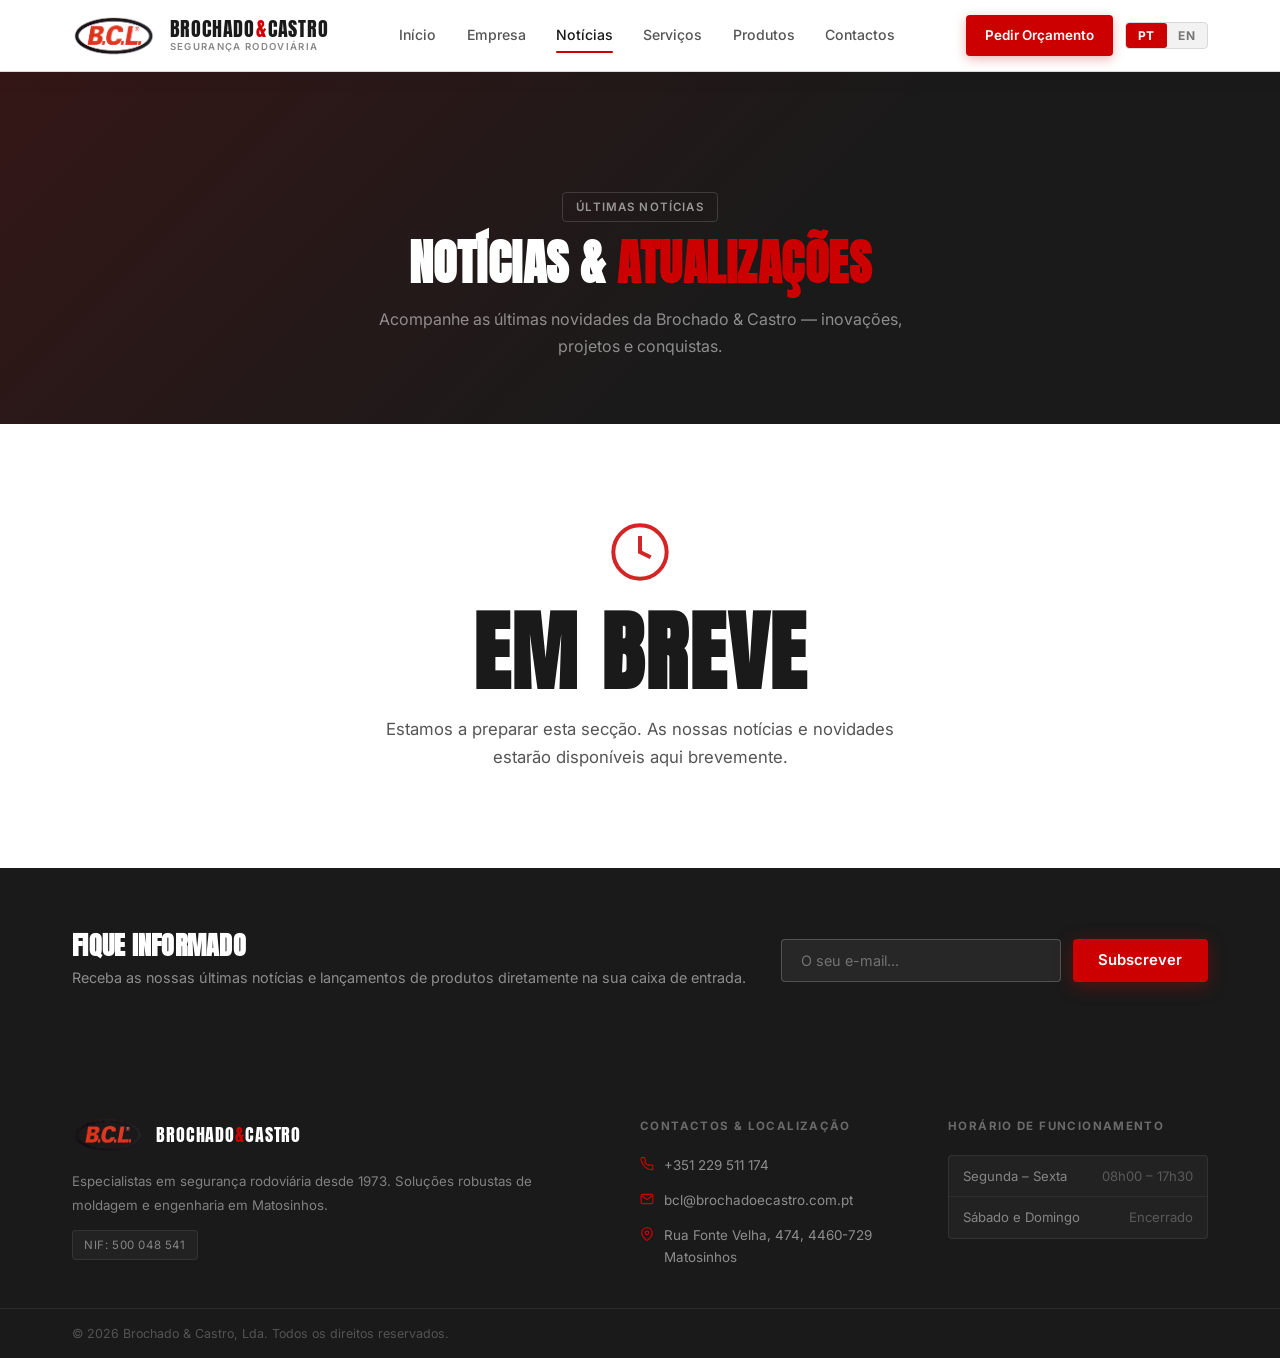
<file: noticias.html>
﻿<!DOCTYPE html>
<html lang="pt">
<head>
<meta charset="utf-8"/>
<meta content="width=device-width, initial-scale=1.0" name="viewport"/>
<title>Brochado &amp; Castro — Notícias</title>
<meta content="Brochado &amp; Castro — Notícias e novidades da empresa." name="description"/>
<link href="https://fonts.googleapis.com" rel="preconnect"/>
<link crossorigin="" href="https://fonts.gstatic.com" rel="preconnect"/>
<link href="https://fonts.googleapis.com/css2?family=Anton&family=Inter:wght@300;400;500;600;700&display=swap" rel="stylesheet"/>
<link href="style.css" rel="stylesheet"/>
<style>
.news-hero {
  background: var(--grey-900);
  padding: calc(var(--nav-h) + 3rem) 0 4rem;
  text-align: center;
  position: relative;
  overflow: hidden;
}
.news-hero::before {
  content: '';
  position: absolute;
  inset: 0;
  background: linear-gradient(135deg, rgba(204,0,0,.15) 0%, transparent 60%);
}
.news-hero .container { position: relative; z-index: 1; }

/* ── Coming soon ── */
.news-soon { padding: 6rem 0; }
.news-soon-inner {
  max-width: 560px;
  margin: 0 auto;
  text-align: center;
  display: flex;
  flex-direction: column;
  align-items: center;
}
.news-soon-inner svg { margin-bottom: 1.5rem; opacity: .85; }
.news-soon-title {
  font-family: var(--font-display);
  font-size: clamp(3rem, 8vw, 5.5rem);
  line-height: 1;
  color: var(--grey-900);
  letter-spacing: .02em;
  margin-bottom: 1.25rem;
}
.news-soon-sub {
  font-size: 1.05rem;
  color: var(--grey-600);
  line-height: 1.65;
}

/* ── Newsletter band ── */
.newsletter-band {
  background: var(--grey-900);
  padding: 4rem 0;
}
.newsletter-inner {
  display: flex;
  align-items: center;
  justify-content: space-between;
  gap: 2rem;
  flex-wrap: wrap;
}
.newsletter-form {
  display: flex;
  gap: .75rem;
  flex-wrap: wrap;
}
.newsletter-input {
  padding: .75rem 1.2rem;
  border: 1px solid rgba(255,255,255,.2);
  border-radius: var(--radius-sm);
  background: rgba(255,255,255,.06);
  color: var(--white);
  font-family: inherit;
  font-size: .9rem;
  width: 280px;
  transition: border-color var(--dur);
}
.newsletter-input::placeholder { color: rgba(255,255,255,.35); }
.newsletter-input:focus { outline: none; border-color: var(--orange); }
</style>
</head>
<body>
<header class="navbar" id="navbar">
<div class="nav-container">
<a class="nav-logo" href="index.html">
<img alt="B.C.L. Logo" class="logo-img" src="images/logo_bcl.png"/>
<div class="logo-text-group">
<span class="logo-primary">BROCHADO<span class="logo-amp">&amp;</span>CASTRO</span>
<span class="logo-sub" data-en="ROAD SAFETY" data-pt="SEGURANÇA RODOVIÁRIA">SEGURANÇA RODOVIÁRIA</span>
</div>
</a>
<nav class="nav-links">
<a class="nl" data-en="Home" data-pt="Início" href="index.html">Início</a>
<a class="nl" data-en="Company" data-pt="Empresa" href="empresa.html">Empresa</a>
<a class="nl active" data-en="News" data-pt="Notícias" href="noticias.html">Notícias</a>
<a class="nl" data-en="Services" data-pt="Serviços" href="servicos.html">Serviços</a>
<a class="nl" data-en="Products" data-pt="Produtos" href="produtos.html">Produtos</a>
<a class="nl" data-en="Contacts" data-pt="Contactos" href="contactos.html">Contactos</a>
</nav>
<div class="nav-right">
<a class="btn-nav-cta" data-en="Request a Quote" data-pt="Pedir Orçamento" href="orcamento.html">Pedir Orçamento</a>
<div class="lang-switcher">
<button class="lang-btn active" data-lang="pt">PT</button>
<button class="lang-btn" data-lang="en">EN</button>
</div>
<button class="burger" id="burger"><span></span><span></span><span></span></button>
</div>
</div>
</header>
<div class="mobile-overlay" id="mobile-overlay">
<nav class="mobile-nav">
<a class="mn-link" data-en="Home" data-pt="Início" href="index.html">Início</a>
<a class="mn-link" data-en="Company" data-pt="Empresa" href="empresa.html">Empresa</a>
<a class="mn-link active" data-en="News" data-pt="Notícias" href="noticias.html">Notícias</a>
<a class="mn-link" data-en="Services" data-pt="Serviços" href="servicos.html">Serviços</a>
<a class="mn-link" data-en="Products" data-pt="Produtos" href="produtos.html">Produtos</a>
<a class="mn-link" data-en="Contacts" data-pt="Contactos" href="contactos.html">Contactos</a>
<a class="btn-nav-cta mn-cta" data-en="Request a Quote" data-pt="Pedir Orçamento" href="orcamento.html">Pedir Orçamento</a>
<div class="mobile-lang-wrap">
<div class="lang-switcher">
<button class="lang-btn active" data-lang="pt">PT</button>
<button class="lang-btn" data-lang="en">EN</button>
</div>
</div>
</nav>
</div>

<main>
<!-- HERO -->
<section class="news-hero">
  <div class="container">
    <div class="sh-tag sh-tag--dark" data-en="Latest News" data-pt="Últimas Notícias">Últimas Notícias</div>
    <h1 class="sh-title sh-title--white" data-en="NEWS &amp; <span class='title-orange'>UPDATES</span>" data-pt="NOTÍCIAS &amp; <span class='title-orange'>ATUALIZAÇÕES</span>">NOTÍCIAS &amp; <span class="title-orange">ATUALIZAÇÕES</span></h1>
    <p class="sh-sub sh-sub--muted" data-en="Follow the latest news from Brochado &amp; Castro — innovations, projects and milestones." data-pt="Acompanhe as últimas novidades da Brochado &amp; Castro — inovações, projetos e conquistas.">Acompanhe as últimas novidades da Brochado &amp; Castro — inovações, projetos e conquistas.</p>
  </div>
</section>

<!-- COMING SOON -->
<section class="section news-soon">
  <div class="container">
    <div class="news-soon-inner">
      <svg width="64" height="64" fill="none" stroke="var(--orange)" stroke-width="1.5" viewBox="0 0 24 24"><circle cx="12" cy="12" r="10"/><polyline points="12 6 12 12 16 14"/></svg>
      <h2 class="news-soon-title" data-en="COMING SOON" data-pt="EM BREVE">EM BREVE</h2>
      <p class="news-soon-sub" data-en="We are preparing this section. Our news and updates will be available here shortly." data-pt="Estamos a preparar esta secção. As nossas notícias e novidades estarão disponíveis aqui brevemente.">Estamos a preparar esta secção. As nossas notícias e novidades estarão disponíveis aqui brevemente.</p>
    </div>
  </div>
</section>

<!-- NEWSLETTER -->
<section class="newsletter-band">
  <div class="container">
    <div class="newsletter-inner">
      <div>
        <h3 class="sh-title sh-title--white" style="font-size:1.6rem; margin-bottom:.4rem;" data-en="STAY INFORMED" data-pt="FIQUE INFORMADO">FIQUE INFORMADO</h3>
        <p style="color:rgba(255,255,255,.5); font-size:.9rem;" data-en="Receive our latest news and product launches directly in your inbox." data-pt="Receba as nossas últimas notícias e lançamentos de produtos diretamente na sua caixa de entrada.">Receba as nossas últimas notícias e lançamentos de produtos diretamente na sua caixa de entrada.</p>
      </div>
      <div class="newsletter-form">
        <input class="newsletter-input" type="email" data-pt-ph="O seu e-mail..." data-en-ph="Your email..." placeholder="O seu e-mail..."/>
        <button class="btn-orange" data-en="Subscribe" data-pt="Subscrever">Subscrever</button>
      </div>
    </div>
  </div>
</section>
</main>

<footer class="footer">
<div class="footer-main">
<div class="container">
<div class="footer-grid">
<div class="fcol fcol--brand">
<a class="footer-logo-link" href="index.html">
<img alt="B.C.L. Logo" class="footer-logo" src="images/logo_bcl.png"/>
<span class="footer-brand-name">BROCHADO<span>&amp;</span>CASTRO</span>
</a>
<p class="fcol-desc" data-en="Road safety specialists since 1973. Robust moulding and engineering solutions in Matosinhos." data-pt="Especialistas em segurança rodoviária desde 1973. Soluções robustas de moldagem e engenharia em Matosinhos.">Especialistas em segurança rodoviária desde 1973. Soluções robustas de moldagem e engenharia em Matosinhos.</p>
<p class="fcol-nif" data-en="Tax ID: 500 048 541" data-pt="NIF: 500 048 541">NIF: 500 048 541</p>
</div>
<div class="fcol">
<h4 class="fcol-title" data-en="Contacts &amp; Location" data-pt="Contactos &amp; Localização">Contactos &amp; Localização</h4>
<ul class="fcol-list">
<li><svg fill="none" height="14" stroke="#CC0000" stroke-width="2" viewbox="0 0 24 24" width="14"><path d="M22 16.92v3a2 2 0 0 1-2.18 2 19.79 19.79 0 0 1-8.63-3.07A19.5 19.5 0 0 1 4.69 12 19.79 19.79 0 0 1 1.61 3.18 2 2 0 0 1 3.6 1h3a2 2 0 0 1 2 1.72c.127.96.361 1.903.7 2.81a2 2 0 0 1-.45 2.11L7.91 8.34a16 16 0 0 0 6.29 6.29l.92-.92a2 2 0 0 1 2.11-.45c.907.339 1.85.573 2.81.7A2 2 0 0 1 22 16.92z"></path></svg><a href="tel:+351229511174">+351 229 511 174</a></li>
<li><svg fill="none" height="14" stroke="#CC0000" stroke-width="2" viewbox="0 0 24 24" width="14"><path d="M4 4h16c1.1 0 2 .9 2 2v12c0 1.1-.9 2-2 2H4c-1.1 0-2-.9-2-2V6c0-1.1.9-2 2-2z"></path><polyline points="22,6 12,13 2,6"></polyline></svg><a href="mailto:bcl@brochadoecastro.com.pt">bcl@brochadoecastro.com.pt</a></li>
<li><svg fill="none" height="14" stroke="#CC0000" stroke-width="2" viewbox="0 0 24 24" width="14"><path d="M21 10c0 7-9 13-9 13s-9-6-9-13a9 9 0 0 1 18 0z"></path><circle cx="12" cy="10" r="3"></circle></svg><a href="https://www.google.com/maps/place/Bcl+-+Brochado+%26+Castro,+Lda./@41.1952331,-8.6368682,108m/data=!3m1!1e3!4m15!1m8!3m7!1s0xd2465dfc5a5c7a5:0x478c844fa9edf6eb!2sR.+Fonte+Velha+474,+4460-729+Cust%C3%B3ias!3b1!8m2!3d41.1954163!4d-8.6371579!16s%2Fg%2F11pw1z6jg8!3m5!1s0xd2465dfc53dacab:0x949151ac606fa116!8m2!3d41.1954021!4d-8.6371742!16s%2Fg%2F1tg6lv1z?entry=ttu&g_ep=EgoyMDI2MDYxNi4wIKXMDSoASAFQAw%3D%3D" target="_blank" rel="noopener noreferrer" data-en="Rua Fonte Velha, 474, 4460-729 Matosinhos" data-pt="Rua Fonte Velha, 474, 4460-729 Matosinhos">Rua Fonte Velha, 474, 4460-729 Matosinhos</a></li>
</ul>
</div>
<div class="fcol">
<h4 class="fcol-title" data-en="Opening Hours" data-pt="Horário de Funcionamento">Horário de Funcionamento</h4>
<div class="fhours">
<div class="fhour-row"><span data-en="Monday – Friday" data-pt="Segunda – Sexta">Segunda – Sexta</span><strong>08h00 – 17h30</strong></div>
<div class="fhour-row"><span data-en="Saturday &amp; Sunday" data-pt="Sábado e Domingo">Sábado e Domingo</span><strong class="closed" data-en="Closed" data-pt="Encerrado">Encerrado</strong></div>
</div>
</div>
</div>
</div>
</div>
<div class="footer-bar"><div class="container"><p data-en="© 2026 Brochado &amp; Castro, Lda. All rights reserved." data-pt="© 2026 Brochado &amp; Castro, Lda. Todos os direitos reservados.">© 2026 Brochado &amp; Castro, Lda. Todos os direitos reservados.</p></div></div>
</footer>
<button class="btt" id="btt"><svg fill="none" height="20" stroke="currentColor" stroke-width="2.5" viewbox="0 0 24 24" width="20"><polyline points="18 15 12 9 6 15"></polyline></svg></button>
<script src="i18n.js"></script><script src="script.js"></script>
</body>
</html>
</file>
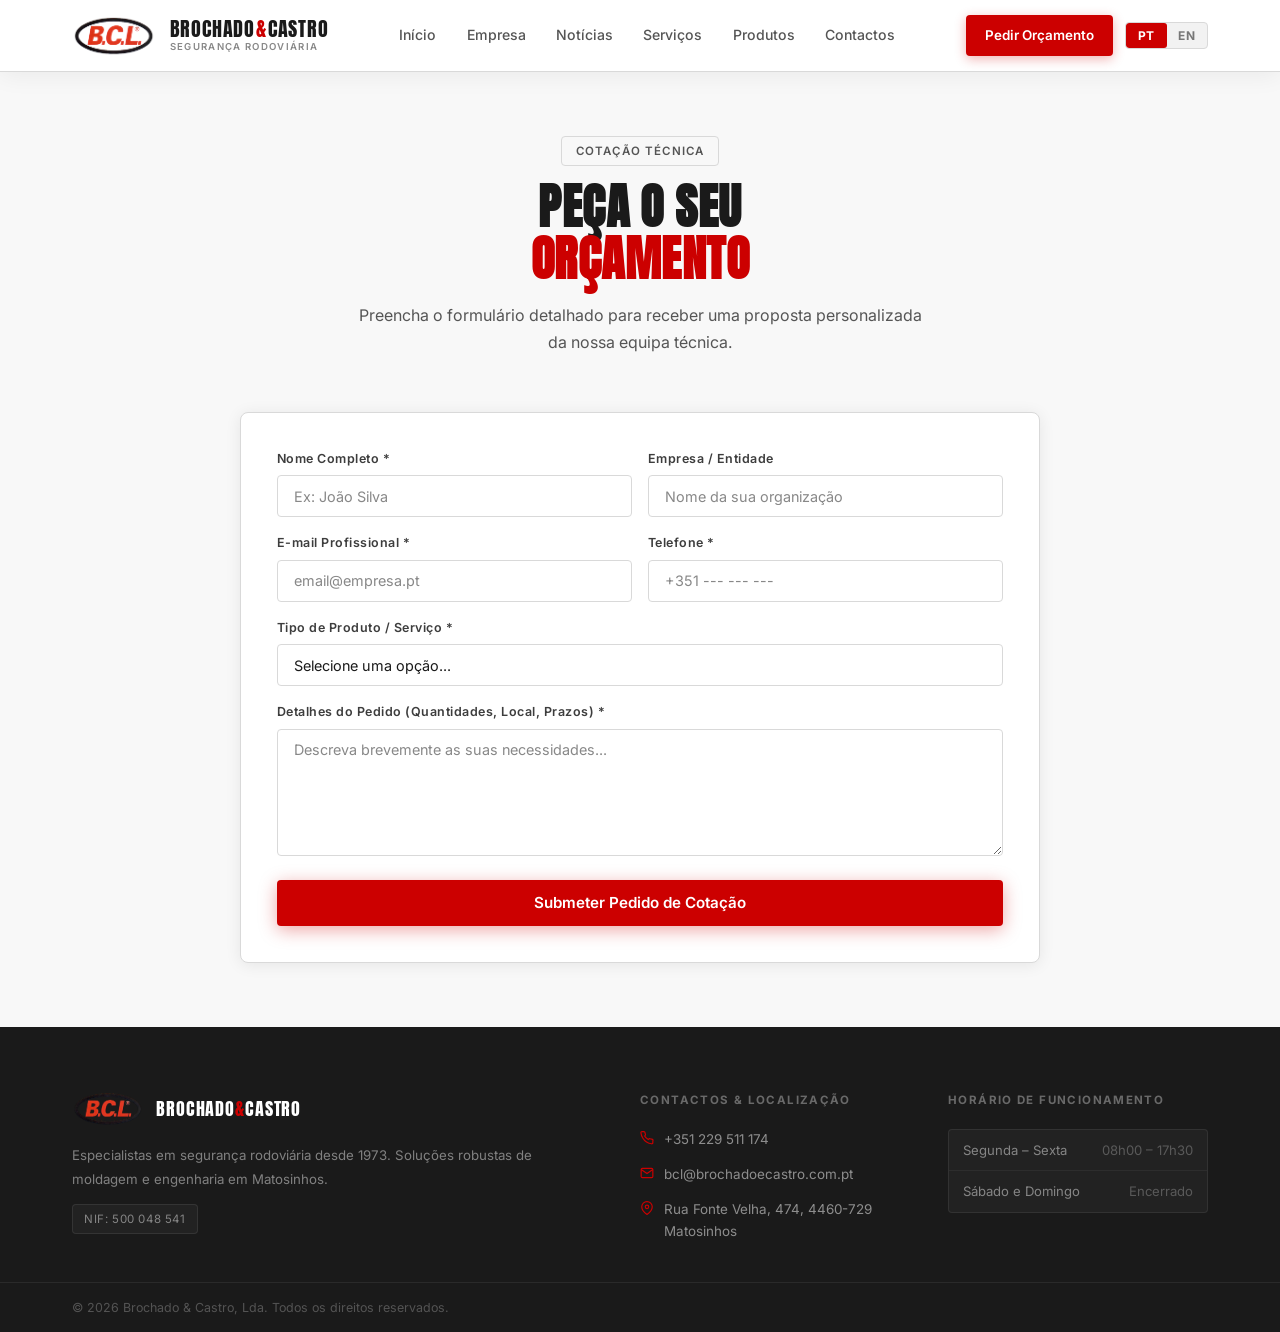
<file: orcamento.html>
﻿<!DOCTYPE html>

<html lang="pt">
<head>
<meta charset="utf-8"/>
<meta content="width=device-width, initial-scale=1.0" name="viewport"/>
<title>Brochado &amp; Castro — Pedir Orçamento</title>
<link href="https://fonts.googleapis.com" rel="preconnect"/>
<link crossorigin="" href="https://fonts.gstatic.com" rel="preconnect"/>
<link href="https://fonts.googleapis.com/css2?family=Anton&amp;family=Inter:wght@300;400;500;600;700&amp;display=swap" rel="stylesheet"/>
<link href="style.css" rel="stylesheet"/>
</head>
<body>
<header class="navbar" id="navbar">
<div class="nav-container">
<a class="nav-logo" href="index.html">
<img alt="B.C.L. Logo" class="logo-img" src="images/logo_bcl.png"/>
<div class="logo-text-group">
<span class="logo-primary">BROCHADO<span class="logo-amp">&amp;</span>CASTRO</span>
<span class="logo-sub" data-en="ROAD SAFETY" data-pt="SEGURANÇA RODOVIÁRIA">SEGURANÇA RODOVIÁRIA</span>
</div>
</a>
<nav class="nav-links">
<a class="nl" data-en="Home" data-pt="Início" href="index.html">Início</a>
<a class="nl" data-en="Company" data-pt="Empresa" href="empresa.html">Empresa</a>
<a class="nl" data-en="News" data-pt="Notícias" href="noticias.html">Notícias</a>
<a class="nl" data-en="Services" data-pt="Serviços" href="servicos.html">Serviços</a>
<a class="nl" data-en="Products" data-pt="Produtos" href="produtos.html">Produtos</a>
<a class="nl" data-en="Contacts" data-pt="Contactos" href="contactos.html">Contactos</a>
</nav>
<div class="nav-right">
<a class="btn-nav-cta" data-en="Request a Quote" data-pt="Pedir Orçamento" href="orcamento.html">Pedir Orçamento</a>
<div class="lang-switcher">
<button class="lang-btn active" data-lang="pt">PT</button>
<button class="lang-btn" data-lang="en">EN</button>
</div>
<button class="burger" id="burger"><span></span><span></span><span></span></button>
</div>
</div>
</header>
<div class="mobile-overlay" id="mobile-overlay">
<nav class="mobile-nav">
<a class="mn-link" data-en="Home" data-pt="Início" href="index.html">Início</a>
<a class="mn-link" data-en="Company" data-pt="Empresa" href="empresa.html">Empresa</a>
<a class="mn-link" data-en="News" data-pt="Notícias" href="noticias.html">Notícias</a>
<a class="mn-link" data-en="Services" data-pt="Serviços" href="servicos.html">Serviços</a>
<a class="mn-link" data-en="Products" data-pt="Produtos" href="produtos.html">Produtos</a>
<a class="mn-link" data-en="Contacts" data-pt="Contactos" href="contactos.html">Contactos</a>
<a class="btn-nav-cta mn-cta" data-en="Request a Quote" data-pt="Pedir Orçamento" href="orcamento.html">Pedir Orçamento</a>
<div class="mobile-lang-wrap">
<div class="lang-switcher">
<button class="lang-btn active" data-lang="pt">PT</button>
<button class="lang-btn" data-lang="en">EN</button>
</div>
</div>
</nav>
</div>
<main>
<section class="section section--grey">
<div class="container">
<div class="section-head">
<div class="sh-tag" data-en="Technical Quote" data-pt="Cotação Técnica">Cotação Técnica</div>
<h2 class="sh-title"><span data-en="REQUEST YOUR" data-pt="PEÇA O SEU">PEÇA O SEU</span><br/><span class="title-orange" data-en="QUOTE" data-pt="ORÇAMENTO">ORÇAMENTO</span></h2>
<p class="sh-sub" data-en="Fill in the detailed form to receive a personalised proposal from our technical team." data-pt="Preencha o formulário detalhado para receber uma proposta personalizada da nossa equipa técnica.">Preencha o formulário detalhado para receber uma proposta personalizada da nossa equipa técnica.</p>
</div>
<div style="max-width: 800px; margin: 0 auto;">
<div class="cform-wrap" style="background: white; border: 1px solid var(--grey-200); box-shadow: var(--shadow-card);">
<form class="cform" id="cform">
<div class="cform-row">
<div class="cform-group"><label class="cform-label" data-en="Full Name *" data-pt="Nome Completo *" style="color: var(--grey-700);">Nome Completo *</label><input class="cform-input" data-en-ph="E.g.: John Smith" data-pt-ph="Ex: João Silva" placeholder="Ex: João Silva" required="" type="text"/></div>
<div class="cform-group"><label class="cform-label" data-en="Company / Entity" data-pt="Empresa / Entidade" style="color: var(--grey-700);">Empresa / Entidade</label><input class="cform-input" data-en-ph="Your organisation's name" data-pt-ph="Nome da sua organização" placeholder="Nome da sua organização" type="text"/></div>
</div>
<div class="cform-row">
<div class="cform-group"><label class="cform-label" data-en="Work Email *" data-pt="E-mail Profissional *" style="color: var(--grey-700);">E-mail Profissional *</label><input class="cform-input" data-en-ph="email@company.com" data-pt-ph="email@empresa.pt" placeholder="email@empresa.pt" required="" type="email"/></div>
<div class="cform-group"><label class="cform-label" data-en="Phone *" data-pt="Telefone *" style="color: var(--grey-700);">Telefone *</label><input class="cform-input" data-en-ph="+351 --- --- ---" data-pt-ph="+351 --- --- ---" placeholder="+351 --- --- ---" required="" type="tel"/></div>
</div>
<div class="cform-group">
<label class="cform-label" data-en="Product / Service Type *" data-pt="Tipo de Produto / Serviço *" style="color: var(--grey-700);">Tipo de Produto / Serviço *</label>
<select class="cform-input cform-select" required="">
<option data-en="Select an option..." data-pt="Selecione uma opção..." value=""><span data-en="Select an option..." data-pt="Selecione uma opção...">Selecione uma opção...</span></option>
<option data-en="Separation Barriers" data-pt="Barreiras de Separação" value="barreiras"><span data-en="Separation Barriers" data-pt="Barreiras de Separação">Barreiras de Separação</span></option>
<option data-en="Signage and Cones" data-pt="Sinalização e Cones" value="sinalizacao"><span data-en="Signage and Cones" data-pt="Sinalização e Cones">Sinalização e Cones</span></option>
<option data-en="Pavement Markings" data-pt="Marcações no Pavimento" value="marcacoes"><span data-en="Pavement Markings" data-pt="Marcações no Pavimento">Marcações no Pavimento</span></option>
<option data-en="Technical Services / Moulding" data-pt="Serviços Técnicos / Moldagem" value="servicos"><span data-en="Technical Services / Moulding" data-pt="Serviços Técnicos / Moldagem">Serviços Técnicos / Moldagem</span></option>
<option data-en="Other Projects" data-pt="Outros Projetos" value="outros"><span data-en="Other Projects" data-pt="Outros Projetos">Outros Projetos</span></option>
</select>
</div>
<div class="cform-group"><label class="cform-label" data-en="Request Details (Quantities, Location, Deadlines) *" data-pt="Detalhes do Pedido (Quantidades, Local, Prazos) *" style="color: var(--grey-700);">Detalhes do Pedido (Quantidades, Local, Prazos) *</label><textarea class="cform-input cform-ta" data-en-ph="Briefly describe your needs..." data-pt-ph="Descreva brevemente as suas necessidades..." placeholder="Descreva brevemente as suas necessidades técnicos..." required="" rows="6"></textarea></div>
<button class="btn-orange cform-submit" data-en="Submit Quote Request" data-pt="Submeter Pedido de Cotação" style="width: 100%;" type="submit">Submeter Pedido de Cotação</button>
</form>
</div>
</div>
</div>
</section>
</main>
<footer class="footer">
<div class="footer-main">
<div class="container">
<div class="footer-grid">
<div class="fcol fcol--brand">
<a class="footer-logo-link" href="index.html">
<img alt="B.C.L. Logo" class="footer-logo" src="images/logo_bcl.png"/>
<span class="footer-brand-name">BROCHADO<span>&amp;</span>CASTRO</span>
</a>
<p class="fcol-desc" data-en="Road safety specialists since 1973. Robust moulding and engineering solutions in Matosinhos." data-pt="Especialistas em segurança rodoviária desde 1973. Soluções robustas de moldagem e engenharia em Matosinhos.">Especialistas em segurança rodoviária desde 1973. Soluções robustas de moldagem e engenharia em Matosinhos.</p>
<p class="fcol-nif" data-en="Tax ID: 500 048 541" data-pt="NIF: 500 048 541">NIF: 500 048 541</p>
</div>
<div class="fcol">
<h4 class="fcol-title" data-en="Contacts &amp; Location" data-pt="Contactos &amp; Localização">Contactos &amp; Localização</h4>
<ul class="fcol-list">
<li><svg fill="none" height="14" stroke="#CC0000" stroke-width="2" viewbox="0 0 24 24" width="14"><path d="M22 16.92v3a2 2 0 0 1-2.18 2 19.79 19.79 0 0 1-8.63-3.07A19.5 19.5 0 0 1 4.69 12 19.79 19.79 0 0 1 1.61 3.18 2 2 0 0 1 3.6 1h3a2 2 0 0 1 2 1.72c.127.96.361 1.903.7 2.81a2 2 0 0 1-.45 2.11L7.91 8.34a16 16 0 0 0 6.29 6.29l.92-.92a2 2 0 0 1 2.11-.45c.907.339 1.85.573 2.81.7A2 2 0 0 1 22 16.92z"></path></svg><a href="tel:+351229511174">+351 229 511 174</a></li>
<li><svg fill="none" height="14" stroke="#CC0000" stroke-width="2" viewbox="0 0 24 24" width="14"><path d="M4 4h16c1.1 0 2 .9 2 2v12c0 1.1-.9 2-2 2H4c-1.1 0-2-.9-2-2V6c0-1.1.9-2 2-2z"></path><polyline points="22,6 12,13 2,6"></polyline></svg><a href="mailto:bcl@brochadoecastro.com.pt">bcl@brochadoecastro.com.pt</a></li>
<li><svg fill="none" height="14" stroke="#CC0000" stroke-width="2" viewbox="0 0 24 24" width="14"><path d="M21 10c0 7-9 13-9 13s-9-6-9-13a9 9 0 0 1 18 0z"></path><circle cx="12" cy="10" r="3"></circle></svg><a href="https://www.google.com/maps/place/Bcl+-+Brochado+%26+Castro,+Lda./@41.1952331,-8.6368682,108m/data=!3m1!1e3!4m15!1m8!3m7!1s0xd2465dfc5a5c7a5:0x478c844fa9edf6eb!2sR.+Fonte+Velha+474,+4460-729+Cust%C3%B3ias!3b1!8m2!3d41.1954163!4d-8.6371579!16s%2Fg%2F11pw1z6jg8!3m5!1s0xd2465dfc53dacab:0x949151ac606fa116!8m2!3d41.1954021!4d-8.6371742!16s%2Fg%2F1tg6lv1z?entry=ttu&g_ep=EgoyMDI2MDYxNi4wIKXMDSoASAFQAw%3D%3D" target="_blank" rel="noopener noreferrer" data-en="Rua Fonte Velha, 474, 4460-729 Matosinhos" data-pt="Rua Fonte Velha, 474, 4460-729 Matosinhos">Rua Fonte Velha, 474, 4460-729 Matosinhos</a></li>
</ul>
</div>
<div class="fcol">
<h4 class="fcol-title" data-en="Opening Hours" data-pt="Horário de Funcionamento">Horário de Funcionamento</h4>
<div class="fhours">
<div class="fhour-row"><span data-en="Monday – Friday" data-pt="Segunda – Sexta">Segunda – Sexta</span><strong>08h00 – 17h30</strong></div>
<div class="fhour-row"><span data-en="Saturday &amp; Sunday" data-pt="Sábado e Domingo">Sábado e Domingo</span><strong class="closed" data-en="Closed" data-pt="Encerrado">Encerrado</strong></div>
</div>
</div>
</div>
</div>
</div>
<div class="footer-bar"><div class="container"><p data-en="© 2026 Brochado &amp; Castro, Lda. All rights reserved." data-pt="© 2026 Brochado &amp; Castro, Lda. Todos os direitos reservados.">© 2026 Brochado &amp; Castro, Lda. Todos os direitos reservados.</p></div></div>
</footer>
<button class="btt" id="btt"><svg fill="none" height="20" stroke="currentColor" stroke-width="2.5" viewbox="0 0 24 24" width="20"><polyline points="18 15 12 9 6 15"></polyline></svg></button>
<script src="i18n.js"></script><script src="script.js"></script>
</body>
</html>
</file>
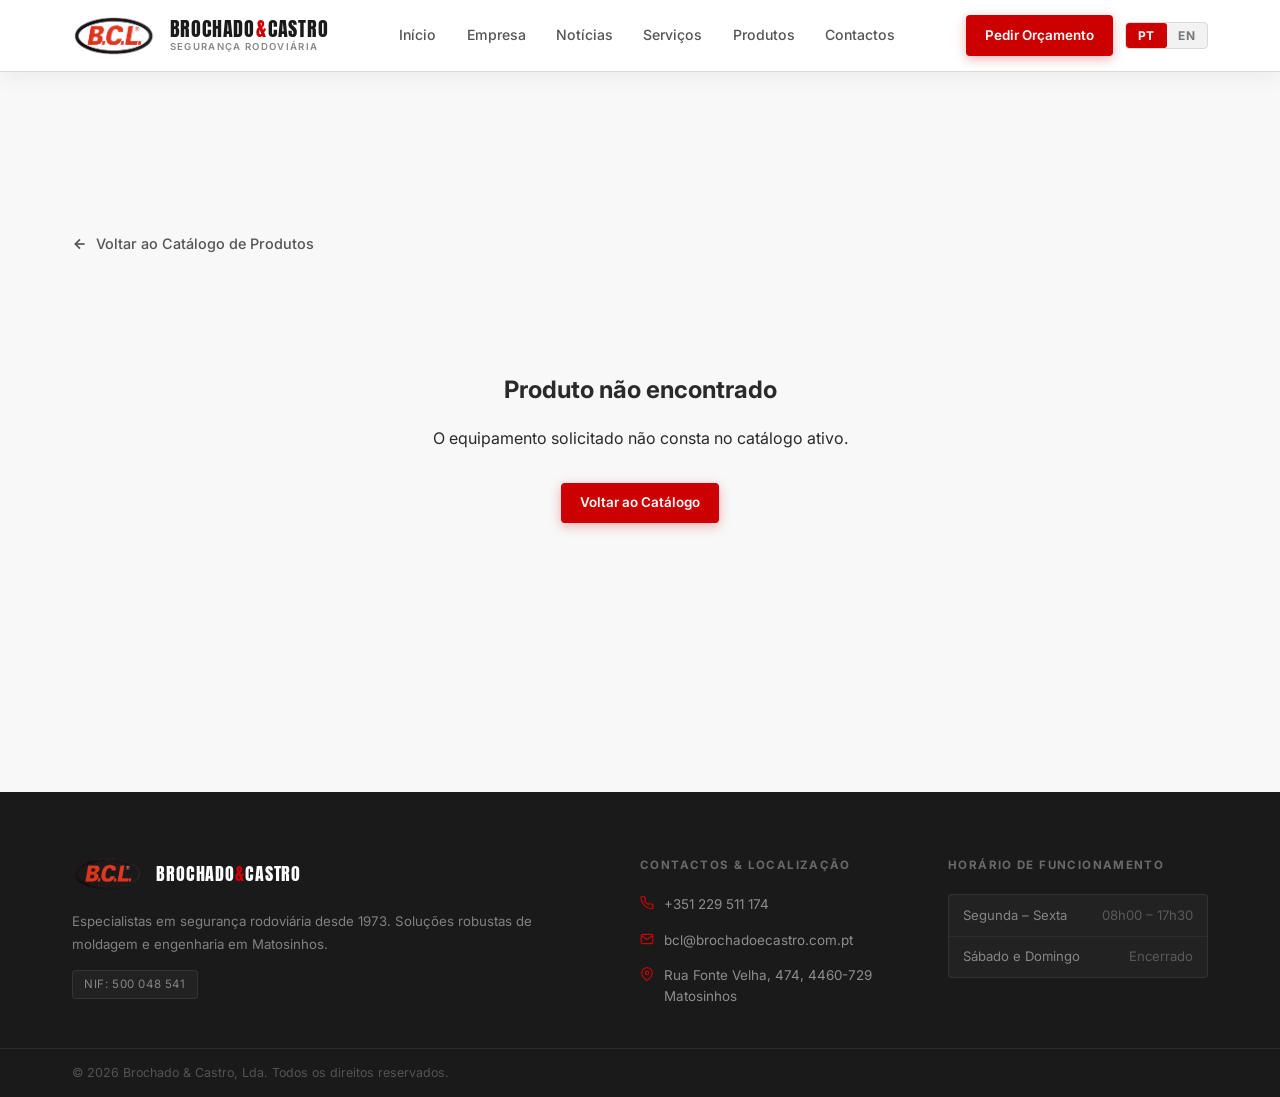
<file: produto-detalhe.html>
﻿<!DOCTYPE html>

<html lang="pt">
<head>
<meta charset="utf-8"/>
<meta content="width=device-width, initial-scale=1.0" name="viewport"/>
<title>Especificações do Produto — Brochado &amp; Castro</title>
<link href="https://fonts.googleapis.com" rel="preconnect"/>
<link crossorigin="" href="https://fonts.gstatic.com" rel="preconnect"/>
<link href="https://fonts.googleapis.com/css2?family=Anton&amp;family=Inter:wght@300;400;500;600;700&amp;display=swap" rel="stylesheet"/>
<link href="style.css" rel="stylesheet"/>
</head>
<body id="product-detail-page">
<header class="navbar" id="navbar">
<div class="nav-container">
<a class="nav-logo" href="index.html">
<img alt="B.C.L. Logo" class="logo-img" src="images/logo_bcl.png"/>
<div class="logo-text-group">
<span class="logo-primary">BROCHADO<span class="logo-amp">&amp;</span>CASTRO</span>
<span class="logo-sub" data-en="ROAD SAFETY" data-pt="SEGURANÇA RODOVIÁRIA">SEGURANÇA RODOVIÁRIA</span>
</div>
</a>
<nav class="nav-links">
<a class="nl" data-en="Home" data-pt="Início" href="index.html">Início</a>
<a class="nl" data-en="Company" data-pt="Empresa" href="empresa.html">Empresa</a>
<a class="nl" data-en="News" data-pt="Notícias" href="noticias.html">Notícias</a>
<a class="nl" data-en="Services" data-pt="Serviços" href="servicos.html">Serviços</a>
<a class="nl" data-en="Products" data-pt="Produtos" href="produtos.html">Produtos</a>
<a class="nl" data-en="Contacts" data-pt="Contactos" href="contactos.html">Contactos</a>
</nav>
<div class="nav-right">
<a class="btn-nav-cta" data-en="Request a Quote" data-pt="Pedir Orçamento" href="orcamento.html">Pedir Orçamento</a>
<div class="lang-switcher">
<button class="lang-btn active" data-lang="pt">PT</button>
<button class="lang-btn" data-lang="en">EN</button>
</div>
<button class="burger" id="burger"><span></span><span></span><span></span></button>
</div>
</div>
</header>
<div class="mobile-overlay" id="mobile-overlay">
<nav class="mobile-nav">
<a class="mn-link" data-en="Home" data-pt="Início" href="index.html">Início</a>
<a class="mn-link" data-en="Company" data-pt="Empresa" href="empresa.html">Empresa</a>
<a class="mn-link" data-en="News" data-pt="Notícias" href="noticias.html">Notícias</a>
<a class="mn-link" data-en="Services" data-pt="Serviços" href="servicos.html">Serviços</a>
<a class="mn-link" data-en="Products" data-pt="Produtos" href="produtos.html">Produtos</a>
<a class="mn-link" data-en="Contacts" data-pt="Contactos" href="contactos.html">Contactos</a>
<a class="btn-nav-cta mn-cta" data-en="Request a Quote" data-pt="Pedir Orçamento" href="orcamento.html">Pedir Orçamento</a>
<div class="mobile-lang-wrap">
<div class="lang-switcher">
<button class="lang-btn active" data-lang="pt">PT</button>
<button class="lang-btn" data-lang="en">EN</button>
</div>
</div>
</nav>
</div>
<main class="detail-main-container">
<div class="container">
<div class="back-link-wrapper">
<a class="back-to-catalog-btn" href="produtos.html">
<svg fill="none" height="16" stroke="currentColor" stroke-width="2.5" viewbox="0 0 24 24" width="16"><line x1="19" x2="5" y1="12" y2="12"></line><polyline points="12 19 5 12 12 5"></polyline></svg><span data-en="Back to Product Catalogue" data-pt="Voltar ao Catálogo de Produtos">Voltar ao Catálogo de Produtos</span></a>
</div>
<!-- Área Dinâmica controlada pelo Script -->
<div class="detail-layout" id="dynamic-product-content">
<!-- O JS vai injetar aqui dentro a estrutura de forma limpa -->
<div data-en="Loading product technical data..." data-pt="A carregar dados técnicos do produto..." style="padding: 4rem 0; text-align: center; color: var(--grey-400);">A carregar dados técnicos do produto...</div>
</div>
</div>
</main>
<footer class="footer">
<div class="footer-main">
<div class="container">
<div class="footer-grid">
<div class="fcol fcol--brand">
<a class="footer-logo-link" href="index.html">
<img alt="B.C.L. Logo" class="footer-logo" src="images/logo_bcl.png"/>
<span class="footer-brand-name">BROCHADO<span>&amp;</span>CASTRO</span>
</a>
<p class="fcol-desc" data-en="Road safety specialists since 1973. Robust moulding and engineering solutions in Matosinhos." data-pt="Especialistas em segurança rodoviária desde 1973. Soluções robustas de moldagem e engenharia em Matosinhos.">Especialistas em segurança rodoviária desde 1973. Soluções robustas de moldagem e engenharia em Matosinhos.</p>
<p class="fcol-nif" data-en="Tax ID: 500 048 541" data-pt="NIF: 500 048 541">NIF: 500 048 541</p>
</div>
<div class="fcol">
<h4 class="fcol-title" data-en="Contacts &amp; Location" data-pt="Contactos &amp; Localização">Contactos &amp; Localização</h4>
<ul class="fcol-list">
<li><svg fill="none" height="14" stroke="#CC0000" stroke-width="2" viewbox="0 0 24 24" width="14"><path d="M22 16.92v3a2 2 0 0 1-2.18 2 19.79 19.79 0 0 1-8.63-3.07A19.5 19.5 0 0 1 4.69 12 19.79 19.79 0 0 1 1.61 3.18 2 2 0 0 1 3.6 1h3a2 2 0 0 1 2 1.72c.127.96.361 1.903.7 2.81a2 2 0 0 1-.45 2.11L7.91 8.34a16 16 0 0 0 6.29 6.29l.92-.92a2 2 0 0 1 2.11-.45c.907.339 1.85.573 2.81.7A2 2 0 0 1 22 16.92z"></path></svg><a href="tel:+351229511174">+351 229 511 174</a></li>
<li><svg fill="none" height="14" stroke="#CC0000" stroke-width="2" viewbox="0 0 24 24" width="14"><path d="M4 4h16c1.1 0 2 .9 2 2v12c0 1.1-.9 2-2 2H4c-1.1 0-2-.9-2-2V6c0-1.1.9-2 2-2z"></path><polyline points="22,6 12,13 2,6"></polyline></svg><a href="mailto:bcl@brochadoecastro.com.pt">bcl@brochadoecastro.com.pt</a></li>
<li><svg fill="none" height="14" stroke="#CC0000" stroke-width="2" viewbox="0 0 24 24" width="14"><path d="M21 10c0 7-9 13-9 13s-9-6-9-13a9 9 0 0 1 18 0z"></path><circle cx="12" cy="10" r="3"></circle></svg><a href="https://www.google.com/maps/place/Bcl+-+Brochado+%26+Castro,+Lda./@41.1952331,-8.6368682,108m/data=!3m1!1e3!4m15!1m8!3m7!1s0xd2465dfc5a5c7a5:0x478c844fa9edf6eb!2sR.+Fonte+Velha+474,+4460-729+Cust%C3%B3ias!3b1!8m2!3d41.1954163!4d-8.6371579!16s%2Fg%2F11pw1z6jg8!3m5!1s0xd2465dfc53dacab:0x949151ac606fa116!8m2!3d41.1954021!4d-8.6371742!16s%2Fg%2F1tg6lv1z?entry=ttu&g_ep=EgoyMDI2MDYxNi4wIKXMDSoASAFQAw%3D%3D" target="_blank" rel="noopener noreferrer" data-en="Rua Fonte Velha, 474, 4460-729 Matosinhos" data-pt="Rua Fonte Velha, 474, 4460-729 Matosinhos">Rua Fonte Velha, 474, 4460-729 Matosinhos</a></li>
</ul>
</div>
<div class="fcol">
<h4 class="fcol-title" data-en="Opening Hours" data-pt="Horário de Funcionamento">Horário de Funcionamento</h4>
<div class="fhours">
<div class="fhour-row"><span data-en="Monday – Friday" data-pt="Segunda – Sexta">Segunda – Sexta</span><strong>08h00 – 17h30</strong></div>
<div class="fhour-row"><span data-en="Saturday &amp; Sunday" data-pt="Sábado e Domingo">Sábado e Domingo</span><strong class="closed" data-en="Closed" data-pt="Encerrado">Encerrado</strong></div>
</div>
</div>
</div>
</div>
</div>
<div class="footer-bar"><div class="container"><p data-en="© 2026 Brochado &amp; Castro, Lda. All rights reserved." data-pt="© 2026 Brochado &amp; Castro, Lda. Todos os direitos reservados.">© 2026 Brochado &amp; Castro, Lda. Todos os direitos reservados.</p></div></div>
</footer>
<button class="btt" id="btt"><svg fill="none" height="20" stroke="currentColor" stroke-width="2.5" viewbox="0 0 24 24" width="20"><polyline points="18 15 12 9 6 15"></polyline></svg></button>
<script src="i18n.js"></script><script src="script.js"></script>
</body>
</html>
</file>
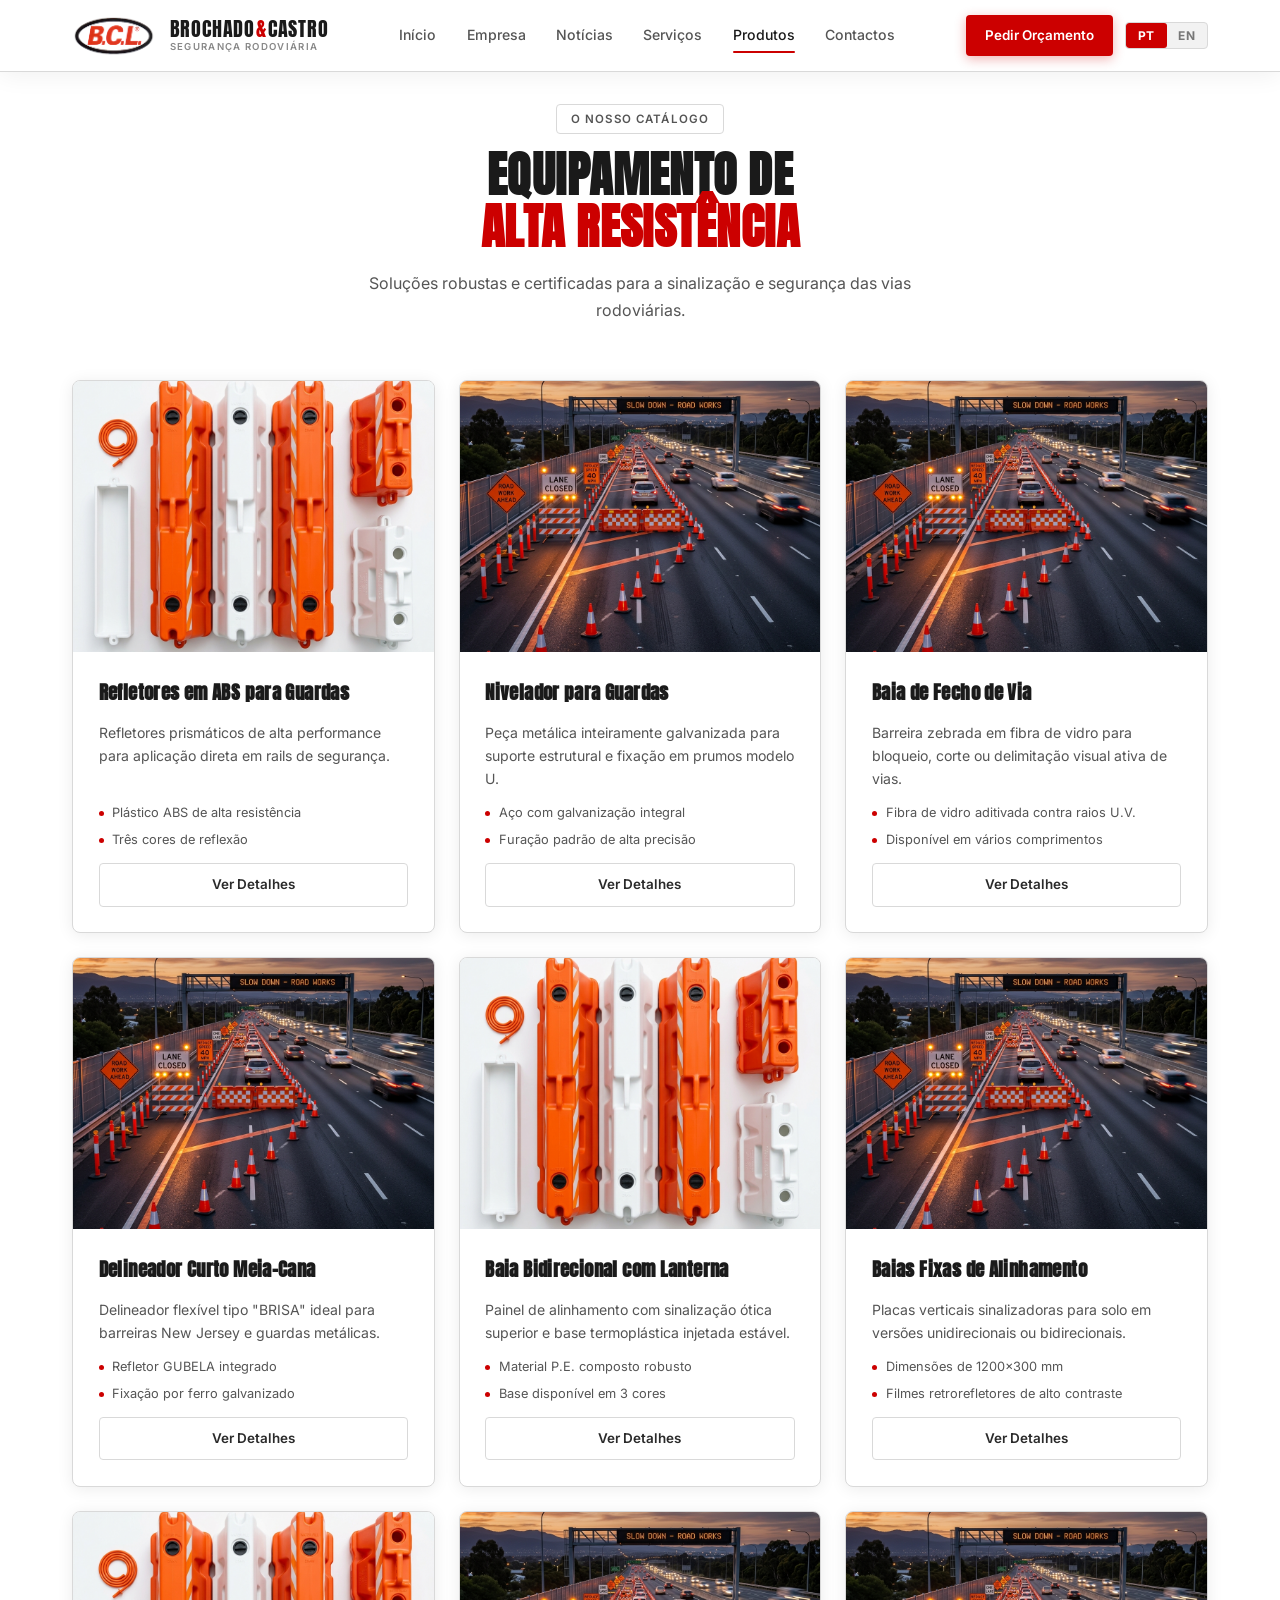
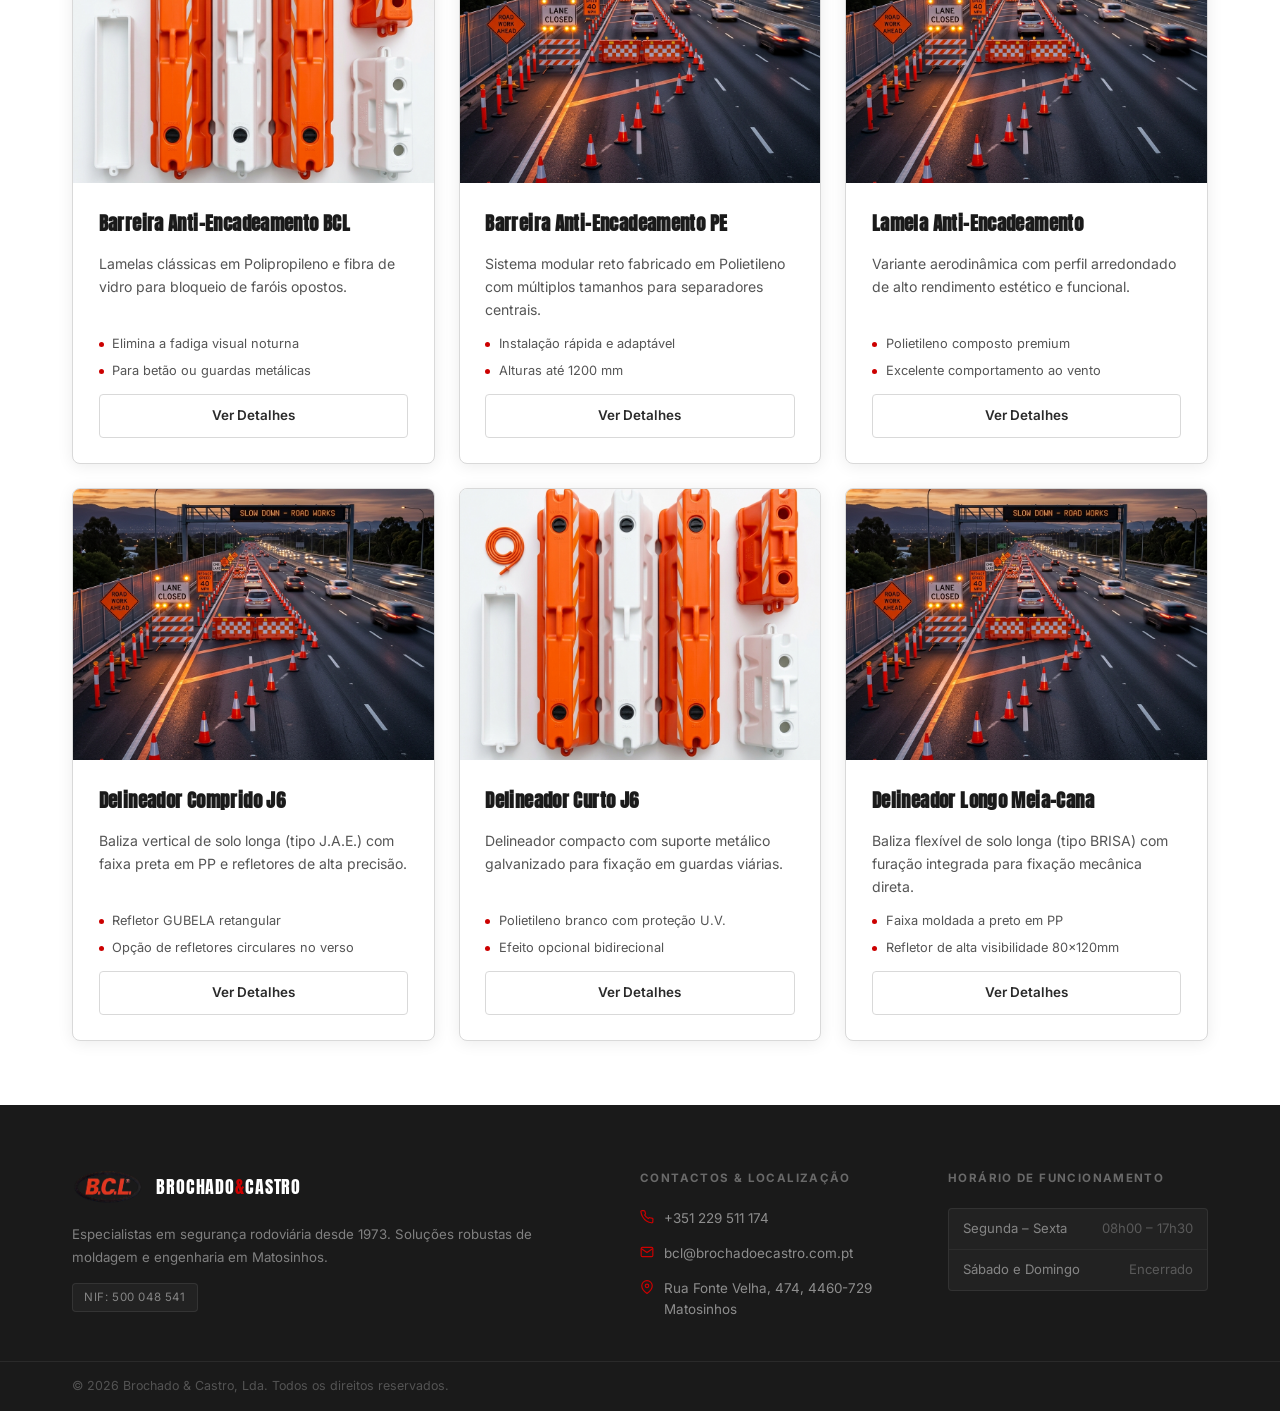
<file: produtos.html>
﻿<!DOCTYPE html>

<html lang="pt">
<head>
<meta charset="utf-8"/>
<meta content="width=device-width, initial-scale=1.0" name="viewport"/>
<title>Brochado &amp; Castro — Produtos</title>
<link href="https://fonts.googleapis.com" rel="preconnect"/>
<link crossorigin="" href="https://fonts.gstatic.com" rel="preconnect"/>
<link href="https://fonts.googleapis.com/css2?family=Anton&amp;family=Inter:wght@300;400;500;600;700&amp;display=swap" rel="stylesheet"/>
<link href="style.css" rel="stylesheet"/>
</head>
<body>
<header class="navbar" id="navbar">
<div class="nav-container">
<a class="nav-logo" href="index.html">
<img alt="B.C.L. Logo" class="logo-img" src="images/logo_bcl.png"/>
<div class="logo-text-group">
<span class="logo-primary">BROCHADO<span class="logo-amp">&amp;</span>CASTRO</span>
<span class="logo-sub" data-en="ROAD SAFETY" data-pt="SEGURANÇA RODOVIÁRIA">SEGURANÇA RODOVIÁRIA</span>
</div>
</a>
<nav class="nav-links">
<a class="nl" data-en="Home" data-pt="Início" href="index.html">Início</a>
<a class="nl" data-en="Company" data-pt="Empresa" href="empresa.html">Empresa</a>
<a class="nl" data-en="News" data-pt="Notícias" href="noticias.html">Notícias</a>
<a class="nl" data-en="Services" data-pt="Serviços" href="servicos.html">Serviços</a>
<a class="nl active" data-en="Products" data-pt="Produtos" href="produtos.html">Produtos</a>
<a class="nl" data-en="Contacts" data-pt="Contactos" href="contactos.html">Contactos</a>
</nav>
<div class="nav-right">
<a class="btn-nav-cta" data-en="Request a Quote" data-pt="Pedir Orçamento" href="orcamento.html">Pedir Orçamento</a>
<div class="lang-switcher">
<button class="lang-btn active" data-lang="pt">PT</button>
<button class="lang-btn" data-lang="en">EN</button>
</div>
<button class="burger" id="burger"><span></span><span></span><span></span></button>
</div>
</div>
</header>
<div class="mobile-overlay" id="mobile-overlay">
<nav class="mobile-nav">
<a class="mn-link" data-en="Home" data-pt="Início" href="index.html">Início</a>
<a class="mn-link" data-en="Company" data-pt="Empresa" href="empresa.html">Empresa</a>
<a class="mn-link" data-en="News" data-pt="Notícias" href="noticias.html">Notícias</a>
<a class="mn-link" data-en="Services" data-pt="Serviços" href="servicos.html">Serviços</a>
<a class="mn-link active" data-en="Products" data-pt="Produtos" href="produtos.html">Produtos</a>
<a class="mn-link" data-en="Contacts" data-pt="Contactos" href="contactos.html">Contactos</a>
<a class="btn-nav-cta mn-cta" data-en="Request a Quote" data-pt="Pedir Orçamento" href="orcamento.html">Pedir Orçamento</a>
<div class="mobile-lang-wrap">
<div class="lang-switcher">
<button class="lang-btn active" data-lang="pt">PT</button>
<button class="lang-btn" data-lang="en">EN</button>
</div>
</div>
</nav>
</div>
<main>
<section class="section section--about" id="produtos">
<div class="container">
<div class="section-head">
<div class="sh-tag" data-en="Our Catalogue" data-pt="O Nosso Catálogo">O Nosso Catálogo</div>
<h2 class="sh-title"><span data-en="HIGH-DURABILITY" data-pt="EQUIPAMENTO DE">EQUIPAMENTO DE</span><br/><span class="title-orange" data-en="EQUIPMENT" data-pt="ALTA RESISTÊNCIA">ALTA RESISTÊNCIA</span></h2>
<p class="sh-sub" data-en="Robust, certified solutions for road signage and safety." data-pt="Soluções robustas e certificadas para a sinalização e segurança das vias rodoviárias.">Soluções robustas e certificadas para a sinalização e segurança das vias rodoviárias.</p>
</div>
<div class="grid-3">
<!-- Card 1 -->
<a class="pcard" href="produto-detalhe.html?id=1">
<div class="pcard-img-wrap">
<img alt="Refletores em ABS" class="pcard-img" src="images/product_barriers.png"/>
<div class="pcard-img-overlay"><span class="pcard-cta-hover" data-en="View Product" data-pt="Ver Produto">Ver Produto</span></div>
</div>
<div class="pcard-body">
<span class="pcard-tag">Ref.ª 107</span>
<h3 class="pcard-title" data-en="ABS Reflectors for Guardrails" data-pt="Refletores em ABS para Guardas">Refletores em ABS para Guardas</h3>
<p class="pcard-desc" data-en="High-performance prismatic reflectors for direct application on safety rails." data-pt="Refletores prismáticos de alta performance para aplicação direta em rails de segurança.">Refletores prismáticos de alta performance para aplicação direta em rails de segurança.</p>
<ul class="pcard-specs">
<li><span class="spec-dot"></span><span data-en="High-strength ABS plastic" data-pt="Plástico ABS de alta resistência">Plástico ABS de alta resistência</span></li>
<li><span class="spec-dot"></span><span data-en="Three reflection colours" data-pt="Três cores de reflexão">Três cores de reflexão</span></li>
</ul>
<div class="pcard-btn" data-en="View Details" data-pt="Ver Detalhes">Ver Detalhes</div>
</div>
</a>
<!-- Card 2 -->
<a class="pcard" href="produto-detalhe.html?id=2">
<div class="pcard-img-wrap">
<img alt="Nivelador para Guardas" class="pcard-img" src="images/product_transport_infrastructure.png"/>
<div class="pcard-img-overlay"><span class="pcard-cta-hover" data-en="View Product" data-pt="Ver Produto">Ver Produto</span></div>
</div>
<div class="pcard-body">
<span class="pcard-tag">Ref.ª 108 / 109</span>
<h3 class="pcard-title" data-en="Guardrail Leveller" data-pt="Nivelador para Guardas">Nivelador para Guardas</h3>
<p class="pcard-desc" data-en="Fully galvanised metal part for structural support and fixing on U-model posts." data-pt="Peça metálica inteiramente galvanizada para suporte estrutural e fixação em prumos modelo U.">Peça metálica inteiramente galvanizada para suporte estrutural e fixação em prumos modelo U.</p>
<ul class="pcard-specs">
<li><span class="spec-dot"></span><span data-en="Fully galvanised steel" data-pt="Aço com galvanização integral">Aço com galvanização integral</span></li>
<li><span class="spec-dot"></span><span data-en="High-precision standard drilling" data-pt="Furação padrão de alta precisão">Furação padrão de alta precisão</span></li>
</ul>
<div class="pcard-btn" data-en="View Details" data-pt="Ver Detalhes">Ver Detalhes</div>
</div>
</a>
<!-- Card 3 -->
<a class="pcard" href="produto-detalhe.html?id=3">
<div class="pcard-img-wrap">
<img alt="Baia de Fecho de Via" class="pcard-img" src="images/hero_bg.png"/>
<div class="pcard-img-overlay"><span class="pcard-cta-hover" data-en="View Product" data-pt="Ver Produto">Ver Produto</span></div>
</div>
<div class="pcard-body">
<span class="pcard-tag">Ref.ª 200 / 200-A</span>
<h3 class="pcard-title" data-en="Lane Closure Barrier" data-pt="Baia de Fecho de Via">Baia de Fecho de Via</h3>
<p class="pcard-desc" data-en="Fibreglass chevron barrier for blocking, cutting off, or actively delimiting lanes." data-pt="Barreira zebrada em fibra de vidro para bloqueio, corte ou delimitação visual ativa de vias.">Barreira zebrada em fibra de vidro para bloqueio, corte ou delimitação visual ativa de vias.</p>
<ul class="pcard-specs">
<li><span class="spec-dot"></span><span data-en="U.V.-resistant additised fibreglass" data-pt="Fibra de vidro aditivada contra raios U.V.">Fibra de vidro aditivada contra raios U.V.</span></li>
<li><span class="spec-dot"></span><span data-en="Available in several lengths" data-pt="Disponível em vários comprimentos">Disponível em vários comprimentos</span></li>
</ul>
<div class="pcard-btn" data-en="View Details" data-pt="Ver Detalhes">Ver Detalhes</div>
</div>
</a>
<!-- Card 4 -->
<a class="pcard" href="produto-detalhe.html?id=4">
<div class="pcard-img-wrap">
<img alt="Delineador Curto" class="pcard-img" src="images/product_transport_infrastructure.png"/>
<div class="pcard-img-overlay"><span class="pcard-cta-hover" data-en="View Product" data-pt="Ver Produto">Ver Produto</span></div>
</div>
<div class="pcard-body">
<span class="pcard-tag">Ref.ª 103</span>
<h3 class="pcard-title" data-en="Short Half-Round Delineator" data-pt="Delineador Curto Meia-Cana">Delineador Curto Meia-Cana</h3>
<p class="pcard-desc" data-en='Flexible "BRISA" type delineator, ideal for New Jersey barriers and metal guardrails.' data-pt='Delineador flexível tipo "BRISA" ideal para barreiras New Jersey e guardas metálicas.'>Delineador flexível tipo "BRISA" ideal para barreiras New Jersey e guardas metálicas.</p>
<ul class="pcard-specs">
<li><span class="spec-dot"></span><span data-en="Integrated GUBELA reflector" data-pt="Refletor GUBELA integrado">Refletor GUBELA integrado</span></li>
<li><span class="spec-dot"></span><span data-en="Fixed with galvanised iron bracket" data-pt="Fixação por ferro galvanizado">Fixação por ferro galvanizado</span></li>
</ul>
<div class="pcard-btn" data-en="View Details" data-pt="Ver Detalhes">Ver Detalhes</div>
</div>
</a>
<!-- Card 5 -->
<a class="pcard" href="produto-detalhe.html?id=5">
<div class="pcard-img-wrap">
<img alt="Baia com Lanterna" class="pcard-img" src="images/product_barriers.png"/>
<div class="pcard-img-overlay"><span class="pcard-cta-hover" data-en="View Product" data-pt="Ver Produto">Ver Produto</span></div>
</div>
<div class="pcard-body">
<span class="pcard-tag">Ref.ª 203 / 203a / 203b</span>
<h3 class="pcard-title" data-en="Bidirectional Marker with Beacon" data-pt="Baia Bidirecional com Lanterna">Baia Bidirecional com Lanterna</h3>
<p class="pcard-desc" data-en="Alignment panel with upper optical signalling and a stable injected thermoplastic base." data-pt="Painel de alinhamento com sinalização ótica superior e base termoplástica injetada estável.">Painel de alinhamento com sinalização ótica superior e base termoplástica injetada estável.</p>
<ul class="pcard-specs">
<li><span class="spec-dot"></span><span data-en="Robust composite P.E. material" data-pt="Material P.E. composto robusto">Material P.E. composto robusto</span></li>
<li><span class="spec-dot"></span><span data-en="Base available in 3 colours" data-pt="Base disponível em 3 cores">Base disponível em 3 cores</span></li>
</ul>
<div class="pcard-btn" data-en="View Details" data-pt="Ver Detalhes">Ver Detalhes</div>
</div>
</a>
<!-- Card 6 -->
<a class="pcard" href="produto-detalhe.html?id=6">
<div class="pcard-img-wrap">
<img alt="Baias Fixas" class="pcard-img" src="images/hero_bg.png"/>
<div class="pcard-img-overlay"><span class="pcard-cta-hover" data-en="View Product" data-pt="Ver Produto">Ver Produto</span></div>
</div>
<div class="pcard-body">
<span class="pcard-tag">Ref.ª 201 / 202</span>
<h3 class="pcard-title" data-en="Fixed Alignment Markers" data-pt="Baias Fixas de Alinhamento">Baias Fixas de Alinhamento</h3>
<p class="pcard-desc" data-en="Vertical ground signage panels in unidirectional or bidirectional versions." data-pt="Placas verticais sinalizadoras para solo em versões unidirecionais ou bidirecionais.">Placas verticais sinalizadoras para solo em versões unidirecionais ou bidirecionais.</p>
<ul class="pcard-specs">
<li><span class="spec-dot"></span><span data-en="Dimensions 1200×300 mm" data-pt="Dimensões de 1200x300 mm">Dimensões de 1200x300 mm</span></li>
<li><span class="spec-dot"></span><span data-en="High-contrast retroreflective film" data-pt="Filmes retrorefletores de alto contraste">Filmes retrorefletores de alto contraste</span></li>
</ul>
<div class="pcard-btn" data-en="View Details" data-pt="Ver Detalhes">Ver Detalhes</div>
</div>
</a>
<!-- Card 7 -->
<a class="pcard" href="produto-detalhe.html?id=7">
<div class="pcard-img-wrap">
<img alt="Barreira BCL" class="pcard-img" src="images/product_barriers.png"/>
<div class="pcard-img-overlay"><span class="pcard-cta-hover" data-en="View Product" data-pt="Ver Produto">Ver Produto</span></div>
</div>
<div class="pcard-body">
<span class="pcard-tag">Ref.ª 113 / 114</span>
<h3 class="pcard-title" data-en="BCL Anti-Glare Barrier" data-pt="Barreira Anti-Encadeamento BCL">Barreira Anti-Encadeamento BCL</h3>
<p class="pcard-desc" data-en="Classic Polypropylene and fibreglass slats to block oncoming headlights." data-pt="Lamelas clássicas em Polipropileno e fibra de vidro para bloqueio de faróis opostos.">Lamelas clássicas em Polipropileno e fibra de vidro para bloqueio de faróis opostos.</p>
<ul class="pcard-specs">
<li><span class="spec-dot"></span><span data-en="Eliminates night-time eye fatigue" data-pt="Elimina a fadiga visual noturna">Elimina a fadiga visual noturna</span></li>
<li><span class="spec-dot"></span><span data-en="For concrete or metal guardrails" data-pt="Para betão ou guardas metálicas">Para betão ou guardas metálicas</span></li>
</ul>
<div class="pcard-btn" data-en="View Details" data-pt="Ver Detalhes">Ver Detalhes</div>
</div>
</a>
<!-- Card 8 -->
<a class="pcard" href="produto-detalhe.html?id=8">
<div class="pcard-img-wrap">
<img alt="Barreira PE" class="pcard-img" src="images/product_transport_infrastructure.png"/>
<div class="pcard-img-overlay"><span class="pcard-cta-hover" data-en="View Product" data-pt="Ver Produto">Ver Produto</span></div>
</div>
<div class="pcard-body">
<span class="pcard-tag">Ref.ª 211 a 215</span>
<h3 class="pcard-title" data-en="PE Anti-Glare Barrier" data-pt="Barreira Anti-Encadeamento PE">Barreira Anti-Encadeamento PE</h3>
<p class="pcard-desc" data-en="Straight modular system made of Polyethylene, available in multiple sizes for central reservations." data-pt="Sistema modular reto fabricado em Polietileno com múltiplos tamanhos para separadores centrais.">Sistema modular reto fabricado em Polietileno com múltiplos tamanhos para separadores centrais.</p>
<ul class="pcard-specs">
<li><span class="spec-dot"></span><span data-en="Fast, adaptable installation" data-pt="Instalação rápida e adaptável">Instalação rápida e adaptável</span></li>
<li><span class="spec-dot"></span><span data-en="Heights up to 1200 mm" data-pt="Alturas até 1200 mm">Alturas até 1200 mm</span></li>
</ul>
<div class="pcard-btn" data-en="View Details" data-pt="Ver Detalhes">Ver Detalhes</div>
</div>
</a>
<!-- Card 9 -->
<a class="pcard" href="produto-detalhe.html?id=9">
<div class="pcard-img-wrap">
<img alt="Lamela Aerodinâmica" class="pcard-img" src="images/hero_bg.png"/>
<div class="pcard-img-overlay"><span class="pcard-cta-hover" data-en="View Product" data-pt="Ver Produto">Ver Produto</span></div>
</div>
<div class="pcard-body">
<span class="pcard-tag">Ref.ª 208 a 210A</span>
<h3 class="pcard-title" data-en="Anti-Glare Slat" data-pt="Lamela Anti-Encadeamento">Lamela Anti-Encadeamento</h3>
<p class="pcard-desc" data-en="Aerodynamic variant with a rounded profile for high aesthetic and functional performance." data-pt="Variante aerodinâmica com perfil arredondado de alto rendimento estético e funcional.">Variante aerodinâmica com perfil arredondado de alto rendimento estético e funcional.</p>
<ul class="pcard-specs">
<li><span class="spec-dot"></span><span data-en="Premium composite Polyethylene" data-pt="Polietileno composto premium">Polietileno composto premium</span></li>
<li><span class="spec-dot"></span><span data-en="Excellent wind behaviour" data-pt="Excelente comportamento ao vento">Excelente comportamento ao vento</span></li>
</ul>
<div class="pcard-btn" data-en="View Details" data-pt="Ver Detalhes">Ver Detalhes</div>
</div>
</a>
<!-- Card 10 -->
<a class="pcard" href="produto-detalhe.html?id=10">
<div class="pcard-img-wrap">
<img alt="Delineador J6 Comprido" class="pcard-img" src="images/product_transport_infrastructure.png"/>
<div class="pcard-img-overlay"><span class="pcard-cta-hover" data-en="View Product" data-pt="Ver Produto">Ver Produto</span></div>
</div>
<div class="pcard-body">
<span class="pcard-tag">Ref.ª 102-1 / 102-3</span>
<h3 class="pcard-title" data-en="Long J6 Delineator" data-pt="Delineador Comprido J6">Delineador Comprido J6</h3>
<p class="pcard-desc" data-en="Long vertical ground marker post (J.A.E. type) with a black PP stripe and high-precision reflectors." data-pt="Baliza vertical de solo longa (tipo J.A.E.) com faixa preta em PP e refletores de alta precisão.">Baliza vertical de solo longa (tipo J.A.E.) com faixa preta em PP e refletores de alta precisão.</p>
<ul class="pcard-specs">
<li><span class="spec-dot"></span><span data-en="Rectangular GUBELA reflector" data-pt="Refletor GUBELA retangular">Refletor GUBELA retangular</span></li>
<li><span class="spec-dot"></span><span data-en="Optional circular reflectors on the reverse" data-pt="Opção de refletores circulares no verso">Opção de refletores circulares no verso</span></li>
</ul>
<div class="pcard-btn" data-en="View Details" data-pt="Ver Detalhes">Ver Detalhes</div>
</div>
</a>
<!-- Card 11 -->
<a class="pcard" href="produto-detalhe.html?id=11">
<div class="pcard-img-wrap">
<img alt="Delineador J6 Curto" class="pcard-img" src="images/product_barriers.png"/>
<div class="pcard-img-overlay"><span class="pcard-cta-hover" data-en="View Product" data-pt="Ver Produto">Ver Produto</span></div>
</div>
<div class="pcard-body">
<span class="pcard-tag">Ref.ª 101-1 / 101-3</span>
<h3 class="pcard-title" data-en="Short J6 Delineator" data-pt="Delineador Curto J6">Delineador Curto J6</h3>
<p class="pcard-desc" data-en="Compact delineator with a galvanised metal bracket for fixing onto road guardrails." data-pt="Delineador compacto com suporte metálico galvanizado para fixação em guardas viárias.">Delineador compacto com suporte metálico galvanizado para fixação em guardas viárias.</p>
<ul class="pcard-specs">
<li><span class="spec-dot"></span><span data-en="White U.V.-protected Polyethylene" data-pt="Polietileno branco com proteção U.V.">Polietileno branco com proteção U.V.</span></li>
<li><span class="spec-dot"></span><span data-en="Optional bidirectional effect" data-pt="Efeito opcional bidirecional">Efeito opcional bidirecional</span></li>
</ul>
<div class="pcard-btn" data-en="View Details" data-pt="Ver Detalhes">Ver Detalhes</div>
</div>
</a>
<!-- Card 12 -->
<a class="pcard" href="produto-detalhe.html?id=12">
<div class="pcard-img-wrap">
<img alt="Delineador Meia-Cana Longo" class="pcard-img" src="images/hero_bg.png"/>
<div class="pcard-img-overlay"><span class="pcard-cta-hover" data-en="View Product" data-pt="Ver Produto">Ver Produto</span></div>
</div>
<div class="pcard-body">
<span class="pcard-tag">Ref.ª 104</span>
<h3 class="pcard-title" data-en="Long Half-Round Delineator" data-pt="Delineador Longo Meia-Cana">Delineador Longo Meia-Cana</h3>
<p class="pcard-desc" data-en="Long flexible ground marker post (BRISA type) with integrated drilling for direct mechanical fixing." data-pt="Baliza flexível de solo longa (tipo BRISA) com furação integrada para fixação mecânica direta.">Baliza flexível de solo longa (tipo BRISA) com furação integrada para fixação mecânica direta.</p>
<ul class="pcard-specs">
<li><span class="spec-dot"></span><span data-en="Black-moulded PP stripe" data-pt="Faixa moldada a preto em PP">Faixa moldada a preto em PP</span></li>
<li><span class="spec-dot"></span><span data-en="High-visibility 80×120 mm reflector" data-pt="Refletor de alta visibilidade 80x120mm">Refletor de alta visibilidade 80x120mm</span></li>
</ul>
<div class="pcard-btn" data-en="View Details" data-pt="Ver Detalhes">Ver Detalhes</div>
</div>
</a>
</div>
</div>
</section>
</main>
<footer class="footer">
<div class="footer-main">
<div class="container">
<div class="footer-grid">
<div class="fcol fcol--brand">
<a class="footer-logo-link" href="index.html">
<img alt="B.C.L. Logo" class="footer-logo" src="images/logo_bcl.png"/>
<span class="footer-brand-name">BROCHADO<span>&amp;</span>CASTRO</span>
</a>
<p class="fcol-desc" data-en="Road safety specialists since 1973. Robust moulding and engineering solutions in Matosinhos." data-pt="Especialistas em segurança rodoviária desde 1973. Soluções robustas de moldagem e engenharia em Matosinhos.">Especialistas em segurança rodoviária desde 1973. Soluções robustas de moldagem e engenharia em Matosinhos.</p>
<p class="fcol-nif" data-en="Tax ID: 500 048 541" data-pt="NIF: 500 048 541">NIF: 500 048 541</p>
</div>
<div class="fcol">
<h4 class="fcol-title" data-en="Contacts &amp; Location" data-pt="Contactos &amp; Localização">Contactos &amp; Localização</h4>
<ul class="fcol-list">
<li><svg fill="none" height="14" stroke="#CC0000" stroke-width="2" viewbox="0 0 24 24" width="14"><path d="M22 16.92v3a2 2 0 0 1-2.18 2 19.79 19.79 0 0 1-8.63-3.07A19.5 19.5 0 0 1 4.69 12 19.79 19.79 0 0 1 1.61 3.18 2 2 0 0 1 3.6 1h3a2 2 0 0 1 2 1.72c.127.96.361 1.903.7 2.81a2 2 0 0 1-.45 2.11L7.91 8.34a16 16 0 0 0 6.29 6.29l.92-.92a2 2 0 0 1 2.11-.45c.907.339 1.85.573 2.81.7A2 2 0 0 1 22 16.92z"></path></svg><a href="tel:+351229511174">+351 229 511 174</a></li>
<li><svg fill="none" height="14" stroke="#CC0000" stroke-width="2" viewbox="0 0 24 24" width="14"><path d="M4 4h16c1.1 0 2 .9 2 2v12c0 1.1-.9 2-2 2H4c-1.1 0-2-.9-2-2V6c0-1.1.9-2 2-2z"></path><polyline points="22,6 12,13 2,6"></polyline></svg><a href="mailto:bcl@brochadoecastro.com.pt">bcl@brochadoecastro.com.pt</a></li>
<li><svg fill="none" height="14" stroke="#CC0000" stroke-width="2" viewbox="0 0 24 24" width="14"><path d="M21 10c0 7-9 13-9 13s-9-6-9-13a9 9 0 0 1 18 0z"></path><circle cx="12" cy="10" r="3"></circle></svg><a href="https://www.google.com/maps/place/Bcl+-+Brochado+%26+Castro,+Lda./@41.1952331,-8.6368682,108m/data=!3m1!1e3!4m15!1m8!3m7!1s0xd2465dfc5a5c7a5:0x478c844fa9edf6eb!2sR.+Fonte+Velha+474,+4460-729+Cust%C3%B3ias!3b1!8m2!3d41.1954163!4d-8.6371579!16s%2Fg%2F11pw1z6jg8!3m5!1s0xd2465dfc53dacab:0x949151ac606fa116!8m2!3d41.1954021!4d-8.6371742!16s%2Fg%2F1tg6lv1z?entry=ttu&g_ep=EgoyMDI2MDYxNi4wIKXMDSoASAFQAw%3D%3D" target="_blank" rel="noopener noreferrer" data-en="Rua Fonte Velha, 474, 4460-729 Matosinhos" data-pt="Rua Fonte Velha, 474, 4460-729 Matosinhos">Rua Fonte Velha, 474, 4460-729 Matosinhos</a></li>
</ul>
</div>
<div class="fcol">
<h4 class="fcol-title" data-en="Opening Hours" data-pt="Horário de Funcionamento">Horário de Funcionamento</h4>
<div class="fhours">
<div class="fhour-row"><span data-en="Monday – Friday" data-pt="Segunda – Sexta">Segunda – Sexta</span><strong>08h00 – 17h30</strong></div>
<div class="fhour-row"><span data-en="Saturday &amp; Sunday" data-pt="Sábado e Domingo">Sábado e Domingo</span><strong class="closed" data-en="Closed" data-pt="Encerrado">Encerrado</strong></div>
</div>
</div>
</div>
</div>
</div>
<div class="footer-bar"><div class="container"><p data-en="© 2026 Brochado &amp; Castro, Lda. All rights reserved." data-pt="© 2026 Brochado &amp; Castro, Lda. Todos os direitos reservados.">© 2026 Brochado &amp; Castro, Lda. Todos os direitos reservados.</p></div></div>
</footer>
<button class="btt" id="btt"><svg fill="none" height="20" stroke="currentColor" stroke-width="2.5" viewbox="0 0 24 24" width="20"><polyline points="18 15 12 9 6 15"></polyline></svg></button>
<script src="i18n.js"></script><script src="script.js"></script>
</body>
</html>
</file>
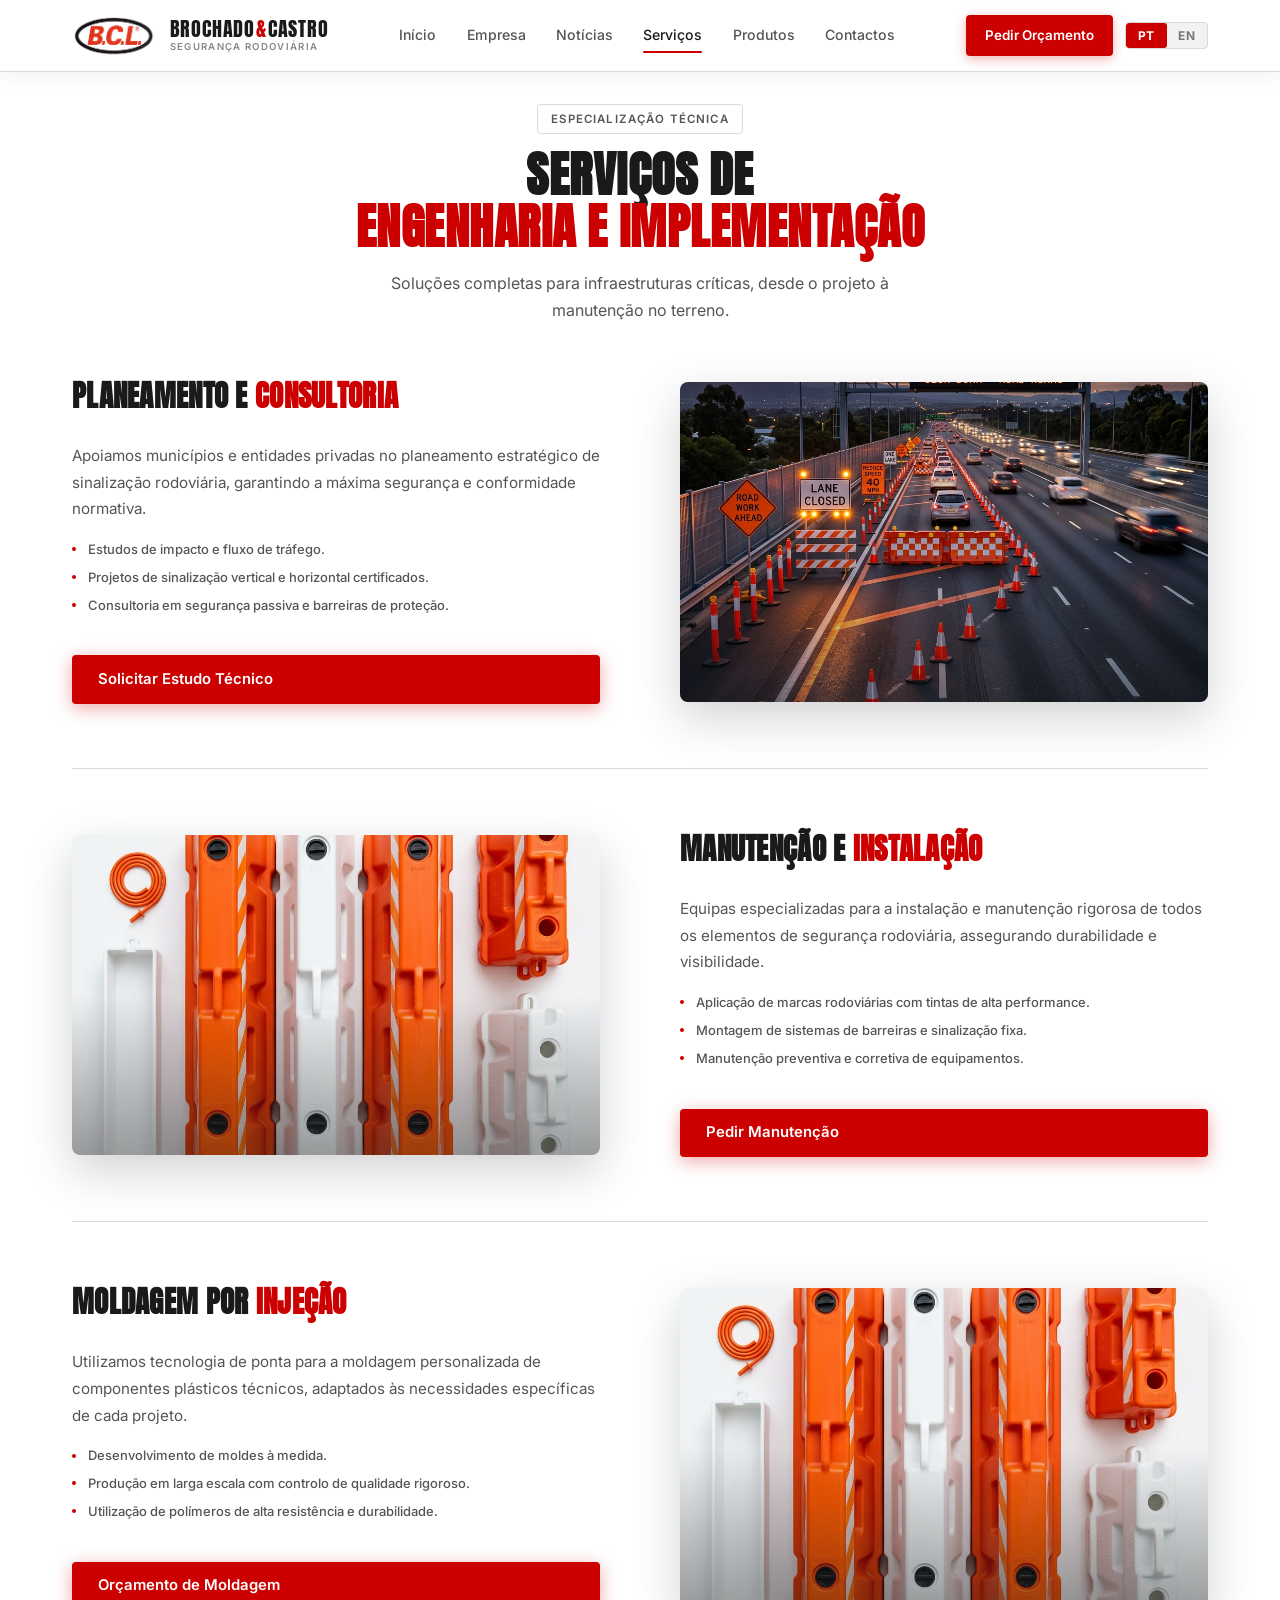
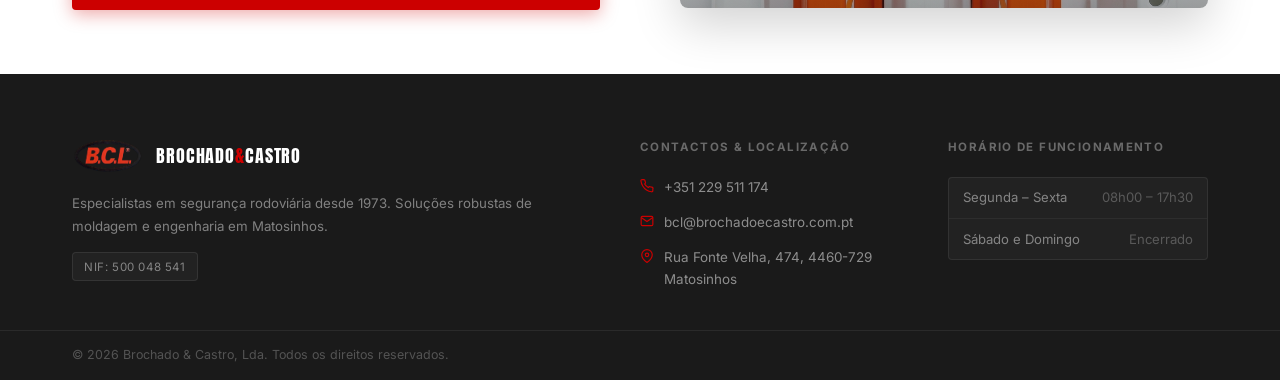
<file: servicos.html>
﻿<!DOCTYPE html>

<html lang="pt">
<head>
<meta charset="utf-8"/>
<meta content="width=device-width, initial-scale=1.0" name="viewport"/>
<title>Brochado &amp; Castro — Serviços</title>
<link href="https://fonts.googleapis.com" rel="preconnect"/>
<link crossorigin="" href="https://fonts.gstatic.com" rel="preconnect"/>
<link href="https://fonts.googleapis.com/css2?family=Anton&amp;family=Inter:wght@300;400;500;600;700&amp;display=swap" rel="stylesheet"/>
<link href="style.css" rel="stylesheet"/>
</head>
<body>
<header class="navbar" id="navbar">
<div class="nav-container">
<a class="nav-logo" href="index.html">
<img alt="B.C.L. Logo" class="logo-img" src="images/logo_bcl.png"/>
<div class="logo-text-group">
<span class="logo-primary">BROCHADO<span class="logo-amp">&amp;</span>CASTRO</span>
<span class="logo-sub" data-en="ROAD SAFETY" data-pt="SEGURANÇA RODOVIÁRIA">SEGURANÇA RODOVIÁRIA</span>
</div>
</a>
<nav class="nav-links">
<a class="nl" data-en="Home" data-pt="Início" href="index.html">Início</a>
<a class="nl" data-en="Company" data-pt="Empresa" href="empresa.html">Empresa</a>
<a class="nl" data-en="News" data-pt="Notícias" href="noticias.html">Notícias</a>
<a class="nl active" data-en="Services" data-pt="Serviços" href="servicos.html">Serviços</a>
<a class="nl" data-en="Products" data-pt="Produtos" href="produtos.html">Produtos</a>
<a class="nl" data-en="Contacts" data-pt="Contactos" href="contactos.html">Contactos</a>
</nav>
<div class="nav-right">
<a class="btn-nav-cta" data-en="Request a Quote" data-pt="Pedir Orçamento" href="orcamento.html">Pedir Orçamento</a>
<div class="lang-switcher">
<button class="lang-btn active" data-lang="pt">PT</button>
<button class="lang-btn" data-lang="en">EN</button>
</div>
<button class="burger" id="burger"><span></span><span></span><span></span></button>
</div>
</div>
</header>
<div class="mobile-overlay" id="mobile-overlay">
<nav class="mobile-nav">
<a class="mn-link" data-en="Home" data-pt="Início" href="index.html">Início</a>
<a class="mn-link" data-en="Company" data-pt="Empresa" href="empresa.html">Empresa</a>
<a class="mn-link" data-en="News" data-pt="Notícias" href="noticias.html">Notícias</a>
<a class="mn-link active" data-en="Services" data-pt="Serviços" href="servicos.html">Serviços</a>
<a class="mn-link" data-en="Products" data-pt="Produtos" href="produtos.html">Produtos</a>
<a class="mn-link" data-en="Contacts" data-pt="Contactos" href="contactos.html">Contactos</a>
<a class="btn-nav-cta mn-cta" data-en="Request a Quote" data-pt="Pedir Orçamento" href="orcamento.html">Pedir Orçamento</a>
<div class="mobile-lang-wrap">
<div class="lang-switcher">
<button class="lang-btn active" data-lang="pt">PT</button>
<button class="lang-btn" data-lang="en">EN</button>
</div>
</div>
</nav>
</div>
<main>
<section class="section section--about" id="servicos">
<div class="container">
<div class="section-head">
<div class="sh-tag" data-en="Technical Expertise" data-pt="Especialização Técnica">Especialização Técnica</div>
<h2 class="sh-title"><span data-en="ENGINEERING &amp;" data-pt="SERVIÇOS DE">SERVIÇOS DE</span><br/><span class="title-orange" data-en="IMPLEMENTATION SERVICES" data-pt="ENGENHARIA E IMPLEMENTAÇÃO">ENGENHARIA E IMPLEMENTAÇÃO</span></h2>
<p class="sh-sub" data-en="Complete solutions for critical infrastructure, from design to on-site maintenance." data-pt="Soluções completas para infraestruturas críticas, desde o projeto à manutenção no terreno.">Soluções completas para infraestruturas críticas, desde o projeto à manutenção no terreno.</p>
</div>
<div class="about-grid" style="margin-bottom: 4rem;">
<div class="about-text">
<h3 class="sh-title at-left" style="font-size: 1.8rem;"><span data-en="Planning and" data-pt="Planeamento e">Planeamento e</span> <span class="title-orange" data-en="Consulting" data-pt="Consultoria">Consultoria</span></h3>
<p class="about-p" data-en="We support municipalities and private entities in the strategic planning of road signage, ensuring maximum safety and regulatory compliance." data-pt="Apoiamos municípios e entidades privadas no planeamento estratégico de sinalização rodoviária, garantindo a máxima segurança e conformidade normativa.">Apoiamos municípios e entidades privadas no planeamento estratégico de sinalização rodoviária, garantindo a máxima segurança e conformidade normativa.</p>
<ul class="scard-list">
<li data-en="Impact and traffic flow studies." data-pt="Estudos de impacto e fluxo de tráfego.">Estudos de impacto e fluxo de tráfego.</li>
<li data-en="Certified vertical and horizontal signage projects." data-pt="Projetos de sinalização vertical e horizontal certificados.">Projetos de sinalização vertical e horizontal certificados.</li>
<li data-en="Consulting on passive safety and protective barriers." data-pt="Consultoria em segurança passiva e barreiras de proteção.">Consultoria em segurança passiva e barreiras de proteção.</li>
</ul>
<a class="btn-orange" data-en="Request a Technical Study" data-pt="Solicitar Estudo Técnico" href="orcamento.html" style="margin-top: 1.5rem;">Solicitar Estudo Técnico</a>
</div>
<div class="about-visual">
<div class="about-img-frame"><img class="about-img" src="images/hero_bg.png" style="height: 320px;"/></div>
</div>
</div>
<hr style="border: 0; border-top: 1px solid var(--grey-200); margin: 4rem 0;"/>
<div class="about-grid" style="margin-bottom: 4rem; direction: rtl;">
<div class="about-text" style="direction: ltr;">
<h3 class="sh-title at-left" style="font-size: 1.8rem;"><span data-en="Maintenance and" data-pt="Manutenção e">Manutenção e</span> <span class="title-orange" data-en="Installation" data-pt="Instalação">Instalação</span></h3>
<p class="about-p" data-en="Specialised teams for the installation and rigorous maintenance of all road safety elements, ensuring durability and visibility." data-pt="Equipas especializadas para a instalação e manutenção rigorosa de todos os elementos de segurança rodoviária, assegurando durabilidade e visibilidade.">Equipas especializadas para a instalação e manutenção rigorosa de todos os elementos de segurança rodoviária, assegurando durabilidade e visibilidade.</p>
<ul class="scard-list">
<li data-en="Application of road markings with high-performance paints." data-pt="Aplicação de marcas rodoviárias com tintas de alta performance.">Aplicação de marcas rodoviárias com tintas de alta performance.</li>
<li data-en="Assembly of barrier systems and fixed signage." data-pt="Montagem de sistemas de barreiras e sinalização fixa.">Montagem de sistemas de barreiras e sinalização fixa.</li>
<li data-en="Preventive and corrective equipment maintenance." data-pt="Manutenção preventiva e corretiva de equipamentos.">Manutenção preventiva e corretiva de equipamentos.</li>
</ul>
<a class="btn-orange" data-en="Request Maintenance" data-pt="Pedir Manutenção" href="orcamento.html" style="margin-top: 1.5rem;">Pedir Manutenção</a>
</div>
<div class="about-visual">
<div class="about-img-frame"><img class="about-img" src="images/product_barriers.png" style="height: 320px;"/></div>
</div>
</div>
<hr style="border: 0; border-top: 1px solid var(--grey-200); margin: 4rem 0;"/>
<div class="about-grid">
<div class="about-text">
<h3 class="sh-title at-left" style="font-size: 1.8rem;"><span data-en="Injection" data-pt="Moldagem por">Moldagem por</span> <span class="title-orange" data-en="Moulding" data-pt="Injeção">Injeção</span></h3>
<p class="about-p" data-en="We use state-of-the-art technology for the custom moulding of technical plastic components, adapted to the specific needs of each project." data-pt="Utilizamos tecnologia de ponta para a moldagem personalizada de componentes plásticos técnicos, adaptados às necessidades específicas de cada projeto.">Utilizamos tecnologia de ponta para a moldagem personalizada de componentes plásticos técnicos, adaptados às necessidades específicas de cada projeto.</p>
<ul class="scard-list">
<li data-en="Development of custom moulds." data-pt="Desenvolvimento de moldes à medida.">Desenvolvimento de moldes à medida.</li>
<li data-en="Large-scale production with strict quality control." data-pt="Produção em larga escala com controlo de qualidade rigoroso.">Produção em larga escala com controlo de qualidade rigoroso.</li>
<li data-en="Use of high-strength, durable polymers." data-pt="Utilização de polímeros de alta resistência e durabilidade.">Utilização de polímeros de alta resistência e durabilidade.</li>
</ul>
<a class="btn-orange" data-en="Moulding Quote" data-pt="Orçamento de Moldagem" href="orcamento.html" style="margin-top: 1.5rem;">Orçamento de Moldagem</a>
</div>
<div class="about-visual">
<div class="about-img-frame"><img class="about-img" src="images/product_plastic_components.png" style="height: 320px;"/></div>
</div>
</div>
</div>
</section>
</main>
<footer class="footer">
<div class="footer-main">
<div class="container">
<div class="footer-grid">
<div class="fcol fcol--brand">
<a class="footer-logo-link" href="index.html">
<img alt="B.C.L. Logo" class="footer-logo" src="images/logo_bcl.png"/>
<span class="footer-brand-name">BROCHADO<span>&amp;</span>CASTRO</span>
</a>
<p class="fcol-desc" data-en="Road safety specialists since 1973. Robust moulding and engineering solutions in Matosinhos." data-pt="Especialistas em segurança rodoviária desde 1973. Soluções robustas de moldagem e engenharia em Matosinhos.">Especialistas em segurança rodoviária desde 1973. Soluções robustas de moldagem e engenharia em Matosinhos.</p>
<p class="fcol-nif" data-en="Tax ID: 500 048 541" data-pt="NIF: 500 048 541">NIF: 500 048 541</p>
</div>
<div class="fcol">
<h4 class="fcol-title" data-en="Contacts &amp; Location" data-pt="Contactos &amp; Localização">Contactos &amp; Localização</h4>
<ul class="fcol-list">
<li><svg fill="none" height="14" stroke="#CC0000" stroke-width="2" viewbox="0 0 24 24" width="14"><path d="M22 16.92v3a2 2 0 0 1-2.18 2 19.79 19.79 0 0 1-8.63-3.07A19.5 19.5 0 0 1 4.69 12 19.79 19.79 0 0 1 1.61 3.18 2 2 0 0 1 3.6 1h3a2 2 0 0 1 2 1.72c.127.96.361 1.903.7 2.81a2 2 0 0 1-.45 2.11L7.91 8.34a16 16 0 0 0 6.29 6.29l.92-.92a2 2 0 0 1 2.11-.45c.907.339 1.85.573 2.81.7A2 2 0 0 1 22 16.92z"></path></svg><a href="tel:+351229511174">+351 229 511 174</a></li>
<li><svg fill="none" height="14" stroke="#CC0000" stroke-width="2" viewbox="0 0 24 24" width="14"><path d="M4 4h16c1.1 0 2 .9 2 2v12c0 1.1-.9 2-2 2H4c-1.1 0-2-.9-2-2V6c0-1.1.9-2 2-2z"></path><polyline points="22,6 12,13 2,6"></polyline></svg><a href="mailto:bcl@brochadoecastro.com.pt">bcl@brochadoecastro.com.pt</a></li>
<li><svg fill="none" height="14" stroke="#CC0000" stroke-width="2" viewbox="0 0 24 24" width="14"><path d="M21 10c0 7-9 13-9 13s-9-6-9-13a9 9 0 0 1 18 0z"></path><circle cx="12" cy="10" r="3"></circle></svg><a href="https://www.google.com/maps/place/Bcl+-+Brochado+%26+Castro,+Lda./@41.1952331,-8.6368682,108m/data=!3m1!1e3!4m15!1m8!3m7!1s0xd2465dfc5a5c7a5:0x478c844fa9edf6eb!2sR.+Fonte+Velha+474,+4460-729+Cust%C3%B3ias!3b1!8m2!3d41.1954163!4d-8.6371579!16s%2Fg%2F11pw1z6jg8!3m5!1s0xd2465dfc53dacab:0x949151ac606fa116!8m2!3d41.1954021!4d-8.6371742!16s%2Fg%2F1tg6lv1z?entry=ttu&g_ep=EgoyMDI2MDYxNi4wIKXMDSoASAFQAw%3D%3D" target="_blank" rel="noopener noreferrer" data-en="Rua Fonte Velha, 474, 4460-729 Matosinhos" data-pt="Rua Fonte Velha, 474, 4460-729 Matosinhos">Rua Fonte Velha, 474, 4460-729 Matosinhos</a></li>
</ul>
</div>
<div class="fcol">
<h4 class="fcol-title" data-en="Opening Hours" data-pt="Horário de Funcionamento">Horário de Funcionamento</h4>
<div class="fhours">
<div class="fhour-row"><span data-en="Monday – Friday" data-pt="Segunda – Sexta">Segunda – Sexta</span><strong>08h00 – 17h30</strong></div>
<div class="fhour-row"><span data-en="Saturday &amp; Sunday" data-pt="Sábado e Domingo">Sábado e Domingo</span><strong class="closed" data-en="Closed" data-pt="Encerrado">Encerrado</strong></div>
</div>
</div>
</div>
</div>
</div>
<div class="footer-bar"><div class="container"><p data-en="© 2026 Brochado &amp; Castro, Lda. All rights reserved." data-pt="© 2026 Brochado &amp; Castro, Lda. Todos os direitos reservados.">© 2026 Brochado &amp; Castro, Lda. Todos os direitos reservados.</p></div></div>
</footer>
<button class="btt" id="btt"><svg fill="none" height="20" stroke="currentColor" stroke-width="2.5" viewbox="0 0 24 24" width="20"><polyline points="18 15 12 9 6 15"></polyline></svg></button>
<script src="i18n.js"></script><script src="script.js"></script>
</body>
</html>
</file>
<file: style.css>
/* ====================================================
   BROCHADO & CASTRO — Road Safety
   Palette: #CC0000 (orange) · #3D3D3D / #1A1A1A (grey)
            #FFFFFF (white) · var(--orange) (light blue icons)
   Font: Anton (headings) · Inter (body)
==================================================== */

/* ── Variables ──────────────────────────────────── */
:root {
  --orange:        #CC0000;
  --orange-dark:   #AA0000;
  --orange-light:  #FF2222;
  --orange-pale:   rgba(204,0,0,.08);

  --grey-900:  #1A1A1A;
  --grey-800:  #2A2A2A;
  --grey-700:  #3D3D3D;
  --grey-600:  #555555;
  --grey-400:  #888888;
  --grey-200:  #D9D9D9;
  --grey-100:  #F2F2F2;
  --grey-50:   #F8F8F8;

  --white:     #FFFFFF;
  --blue-icon: #CC0000;

  --font-display: 'Anton', Impact, sans-serif;
  --font-body:    'Inter', system-ui, sans-serif;

  --nav-h:     72px;
  --topbar-h:  38px;
  --full-h:    calc(var(--nav-h) + var(--topbar-h));

  --radius-sm: 4px;
  --radius-md: 8px;
  --radius-lg: 12px;

  --shadow-card: 0 2px 16px rgba(0,0,0,.08);
  --shadow-lift: 0 8px 32px rgba(0,0,0,.14);
  --shadow-deep: 0 16px 48px rgba(0,0,0,.18);

  --ease: cubic-bezier(0.16,1,0.3,1);
  --dur:  280ms;
}

/* ── Reset ──────────────────────────────────────── */
*, *::before, *::after { box-sizing:border-box; margin:0; padding:0; }
html { scroll-behavior:smooth; scroll-padding-top:calc(var(--topbar-h) + var(--nav-h) + 16px); -webkit-text-size-adjust:100%; }
body { font-family:var(--font-body); color:var(--grey-800); background:var(--white); overflow-x:hidden; line-height:1.6; -webkit-font-smoothing:antialiased; }
img { display:block; max-width:100%; height:auto; }
a  { color:inherit; text-decoration:none; }
ul { list-style:none; }
button { font-family:inherit; cursor:pointer; border:none; background:none; padding:0; }

/* ── Layout ─────────────────────────────────────── */
.container { max-width:1200px; margin:0 auto; padding:0 clamp(1.25rem,5vw,2rem); }

.grid-3 {
  display:grid;
  grid-template-columns:repeat(3,1fr);
  gap:1.5rem;
}

/* ── Typography helpers ─────────────────────────── */
.sh-tag {
  display:inline-flex; align-items:center; gap:.45rem;
  font-size:.72rem; font-weight:600; letter-spacing:.1em; text-transform:uppercase;
  color:var(--grey-600);
  border:1px solid var(--grey-200);
  padding:.3rem .85rem;
  border-radius:var(--radius-sm);
  margin-bottom:1rem;
}
.sh-tag--dark { border-color:rgba(255,255,255,.15); color:rgba(255,255,255,.55); }

.sh-title {
  font-family:var(--font-display);
  font-size:clamp(2rem,4vw,3rem);
  line-height:1.08;
  letter-spacing:.01em;
  color:var(--grey-900);
  margin-bottom:1rem;
  text-transform:uppercase;
}
.sh-title--white { color:var(--white); }
.at-left { text-align:left; }

.title-orange { color:var(--orange); }

.sh-sub {
  font-size:1rem; color:var(--grey-600); max-width:580px; margin:0 auto; line-height:1.7;
}
.sh-sub--muted { color:rgba(255,255,255,.5); }

.section-head { text-align:center; margin-bottom:3.5rem; }

/* ── Buttons ────────────────────────────────────── */
.btn-orange, .btn-ghost, .btn-nav-cta {
  display:inline-flex; align-items:center; gap:.5rem;
  font-family:var(--font-body); font-weight:600; font-size:.93rem;
  padding:.78rem 1.6rem;
  border-radius:var(--radius-sm);
  transition:all var(--dur) var(--ease);
  cursor:pointer; white-space:nowrap;
}

.btn-orange {
  background:var(--orange); color:var(--white);
  box-shadow:0 4px 18px rgba(204,0,0,.35);
}
.btn-orange:hover { background:var(--orange-dark); transform:translateY(-2px); box-shadow:0 8px 28px rgba(204,0,0,.45); }
.btn-orange:active { transform:translateY(0); }

.btn-ghost {
  background:transparent; color:var(--white);
  border:1.5px solid rgba(255,255,255,.45);
}
.btn-ghost:hover { background:rgba(255,255,255,.1); border-color:var(--white); transform:translateY(-2px); }

.btn-nav-cta {
  background:var(--orange); color:var(--white);
  font-size:.84rem; padding:.58rem 1.2rem;
  box-shadow:0 3px 12px rgba(204,0,0,.3);
}
.btn-nav-cta:hover { background:var(--orange-dark); transform:translateY(-1px); }

/* ── Language switcher (inline side-by-side) ── */
.lang-switcher {
  display: inline-flex;
  align-items: center;
  border: 1px solid var(--grey-200);
  border-radius: 4px;
  overflow: hidden;
  background: var(--grey-100);
  gap: 0;
}

.lang-btn {
  display: inline-flex;
  align-items: center;
  gap: .3rem;
  padding: .38rem .72rem;
  font-family: inherit;
  font-size: .75rem;
  font-weight: 700;
  letter-spacing: .06em;
  color: var(--grey-500, #777);
  background: transparent;
  border: none;
  cursor: pointer;
  transition: background var(--dur), color var(--dur);
  white-space: nowrap;
  line-height: 1;
}

.lang-btn:hover { color: var(--grey-900); }

.lang-btn.active {
  background: var(--orange);
  color: var(--white);
  border-radius: 3px;
}

.lang-flag { font-size: .9rem; line-height: 1; }

/* Mobile lang switcher */
.mobile-lang-wrap {
  width: 100%;
  display: flex;
  justify-content: center;
  margin-top: 1.5rem;
}

.mobile-lang-wrap .lang-switcher {
  background: rgba(255,255,255,.08);
  border-color: rgba(255,255,255,.25);
}

.mobile-lang-wrap .lang-btn {
  color: rgba(255,255,255,.65);
}

.mobile-lang-wrap .lang-btn:hover { color: var(--white); }

.mobile-lang-wrap .lang-btn.active {
  background: var(--orange);
  color: var(--white);
}

@media (max-width: 860px) {
  .nav-right .lang-switcher { display: none; }
}

/* ── NAVBAR ─────────────────────────────────────── */
.navbar {
  position: sticky;
  top: 0;
  z-index: 1000;
  height: var(--nav-h);
  background: var(--white);
  border-bottom: 1px solid var(--grey-200);
  box-shadow: 0 4px 24px rgba(0,0,0,.06);
  transition: all var(--dur) var(--ease);
}

.nav-container {
  max-width:1200px; margin:0 auto;
  padding:0 clamp(1.25rem,5vw,2rem);
  height:100%;
  display:flex; align-items:center; gap:2rem;
}

/* Logo */
.nav-logo { display:flex; align-items:center; gap:.85rem; flex-shrink:0; }
.logo-img { height: 42px; width: auto; max-width: 140px; object-fit: contain; }

.logo-text-group { display:flex; flex-direction:column; line-height:1; }
.logo-primary {
  font-family:var(--font-display);
  font-size:1.25rem; letter-spacing:.04em;
  color:var(--grey-900);
}
.logo-amp { color:var(--orange); margin:0 .05em; }
.logo-sub {
  font-size:.6rem; letter-spacing:.14em; text-transform:uppercase;
  color:var(--grey-400); font-weight:600; margin-top:.2rem;
}

/* Nav links */
.nav-links { display:flex; align-items:center; gap:.1rem; margin:0 auto; }
.nl {
  font-size:.88rem; font-weight:500;
  color:var(--grey-600);
  padding:.5rem .9rem;
  border-radius:var(--radius-sm);
  transition:color var(--dur), background var(--dur);
  position:relative;
}
.nl::after {
  content:'';
  position:absolute; bottom:2px; left:.9rem; right:.9rem;
  height:2px; background:var(--orange);
  transform:scaleX(0); transform-origin:left;
  transition:transform var(--dur) var(--ease);
  border-radius:1px;
}
.nl:hover, .nl.active { color:var(--grey-900); }
.nl:hover::after, .nl.active::after { transform:scaleX(1); }

/* Nav right */
.nav-right { display:flex; align-items:center; gap:.75rem; flex-shrink:0; }

/* Burger */
.burger {
  display:none; flex-direction:column; gap:5px;
  padding:.5rem; border-radius:var(--radius-sm);
  transition:background var(--dur);
}
.burger:hover { background:var(--grey-100); }
.burger span { display:block; width:22px; height:2px; background:var(--grey-700); border-radius:1px; transition:all var(--dur) var(--ease); }
.burger.open span:nth-child(1) { transform:translateY(7px) rotate(45deg); }
.burger.open span:nth-child(2) { opacity:0; transform:scaleX(0); }
.burger.open span:nth-child(3) { transform:translateY(-7px) rotate(-45deg); }

/* Mobile overlay */
.mobile-overlay {
  display:none;
  position:fixed; inset:0; top:var(--nav-h);
  background:var(--grey-900);
  z-index:999;
  opacity:0; pointer-events:none;
  transition:opacity var(--dur) var(--ease);
}
.mobile-overlay.open { opacity:1; pointer-events:all; }

.mobile-nav {
  display:flex; flex-direction:column; align-items:center;
  justify-content:center; gap:.5rem;
  height:100%; padding:2rem;
}
.mn-link {
  font-family:var(--font-display); font-size:2rem; letter-spacing:.06em;
  color:rgba(255,255,255,.7);
  padding:.6rem 2rem; border-radius:var(--radius-sm);
  transition:color var(--dur); text-transform:uppercase;
}
.mn-link:hover { color:var(--orange); }
.mn-cta { margin-top:1.5rem; font-family:var(--font-body); font-size:1rem !important; }

/* ── HERO ───────────────────────────────────────── */
.hero {
  position:relative;
  min-height:100svh;
  display:flex; align-items:center; justify-content:center;
  overflow:hidden;
}

.hero-media { position:absolute; inset:0; }
.hero-img {
  width:100%; height:100%; object-fit:cover; object-position:center;
  position:absolute; inset:0;
  opacity:0;
  transition:opacity 1.2s ease;
  animation:heroZoom 20s ease-in-out infinite alternate;
  animation-play-state:paused;
}
.hero-img.active { opacity:1; animation-play-state:running; }
@keyframes heroZoom { from { transform:scale(1.03); } to { transform:scale(1.1); } }

.hero-shade {
  position:absolute; inset:0;
  background:linear-gradient(108deg, rgba(26,26,26,.92) 0%, rgba(26,26,26,.72) 55%, rgba(26,26,26,.4) 100%);
}
.hero-shade-bottom {
  position:absolute; inset:0;
  background:linear-gradient(to top, rgba(26,26,26,.75) 0%, transparent 45%);
}

/* Orange vertical accent bar */
.hero-accent-bar {
  position:absolute;
  top:0; left:0;
  width:5px;
  height:100%;
  background:var(--orange);
}

/* Hero content */
.hero-content {
  position:relative; z-index:1;
  max-width:860px;
  padding:clamp(2rem,5vw,4rem);
  padding-top:calc(var(--full-h) + 2rem);
}

/* Wrapper — grid stacking: todos os slides na mesma célula, layout nunca muda */
.hero-slides-wrap {
  display:grid;
  grid-template-columns:1fr;
  grid-template-rows:1fr;
  margin-bottom:2rem;
}

/* Todos os slides empilhados na célula 1/1 */
.hero-slide-text {
  grid-area:1/1;
  opacity:0;
  pointer-events:none;
  transition:opacity .8s var(--ease);
  visibility:hidden;
}
.hero-slide-text.active {
  opacity:1;
  pointer-events:auto;
  visibility:visible;
  animation:heroTextFade .8s var(--ease) both;
}
@keyframes heroTextFade { from { opacity:0; transform:translateY(8px); } to { opacity:1; transform:translateY(0); } }

.hero-eyebrow {
  display:inline-flex; align-items:center; gap:.55rem;
  font-size:.75rem; font-weight:600; letter-spacing:.12em; text-transform:uppercase;
  color:rgba(255,255,255,.6);
  margin-bottom:1.5rem;
  animation:fadeUp .8s var(--ease) both;
}
.eyebrow-dot {
  width:6px; height:6px; border-radius:50%;
  background:var(--orange);
  box-shadow:0 0 0 3px rgba(204,0,0,.3);
  animation:pulse 2.5s ease-in-out infinite;
}
@keyframes pulse { 0%,100%{box-shadow:0 0 0 3px rgba(204,0,0,.3);} 50%{box-shadow:0 0 0 7px rgba(204,0,0,.07);} }

.hero-title {
  font-family:var(--font-display);
  font-size:clamp(2.4rem,5.5vw,4.8rem);
  line-height:1.05;
  letter-spacing:.02em;
  color:var(--white);
  margin-bottom:1.25rem;
  text-transform:uppercase;
  animation:fadeUp .9s .12s var(--ease) both;
}
/* Títulos mais longos — reduz automaticamente para caber em 2 linhas */
.hero-title--lg {
  font-size:clamp(2rem,4.5vw,4rem);
}
.hero-title-orange { color:var(--orange); }

.hero-desc {
  font-size:clamp(.95rem,2vw,1.1rem);
  color:rgba(255,255,255,.68);
  line-height:1.75;
  margin-bottom:2rem;
  animation:fadeUp .9s .24s var(--ease) both;
}

.hero-btns {
  display:flex; gap:1rem; flex-wrap:wrap;
  margin-bottom:3rem;
  animation:fadeUp .9s .36s var(--ease) both;
}
.hero-btns .btn-orange, .hero-btns .btn-ghost { padding:.85rem 2rem; font-size:1rem; }

/* Hero slide dots */
.hero-slide-dots {
  display:flex; gap:.6rem;
  margin-top:-1.5rem;
  margin-bottom:2.5rem;
}
.hero-dot {
  width:28px; height:4px;
  border:none; padding:0;
  background:rgba(255,255,255,.25);
  border-radius:2px;
  cursor:pointer;
  transition:background var(--dur) var(--ease);
}
.hero-dot.active { background:var(--orange); }
.hero-dot:hover { background:rgba(255,255,255,.5); }

/* Hero KPIs */
.hero-kpis {
  display:flex; align-items:center; gap:0;
  background:rgba(255,255,255,.06);
  border:1px solid rgba(255,255,255,.1);
  backdrop-filter:blur(10px);
  border-radius:var(--radius-sm);
  padding:1.25rem 2rem;
  width:fit-content;
  animation:fadeUp .9s .48s var(--ease) both;
}

.kpi { display:flex; flex-direction:column; align-items:center; padding:0 2rem; }
.kpi:first-child { padding-left:0; }
.kpi-n {
  font-family:var(--font-display);
  font-size:2.2rem; line-height:1;
  color:var(--orange);
  letter-spacing:.02em;
}
.kpi-u { font-family:var(--font-display); font-size:1.4rem; color:var(--orange); margin-left:.15rem; }
.kpi-n + .kpi-u { display:inline; }
.kpi > *:nth-child(2) { display:inline; } /* unit next to number */
.kpi-l { font-size:.72rem; letter-spacing:.07em; text-transform:uppercase; color:rgba(255,255,255,.5); margin-top:.3rem; text-align:center; font-weight:500; }

.kpi-sep { width:1px; height:50px; background:rgba(255,255,255,.12); }

/* Scroll cue */
.hero-scroll {
  position:absolute; bottom:2rem; left:50%;
  transform:translateX(-50%); z-index:1;
}
.scroll-track { width:26px; height:42px; border:1.5px solid rgba(255,255,255,.3); border-radius:13px; display:flex; justify-content:center; padding-top:6px; }
.scroll-thumb { width:4px; height:8px; background:var(--orange); border-radius:2px; animation:scrollDown 1.8s ease-in-out infinite; }
@keyframes scrollDown { 0%,100%{transform:translateY(0);opacity:1;} 75%{transform:translateY(16px);opacity:0;} }

/* ── TRUST BAND ──────────────────────────────────── */
.trust-band {
  background:var(--grey-900);
  padding:1.2rem 0;
  border-top:1px solid rgba(255,255,255,.06);
}
.trust-inner {
  max-width:1200px; margin:0 auto;
  padding:0 clamp(1.25rem,5vw,2rem);
  display:flex; align-items:center; gap:2.5rem; flex-wrap:wrap;
}
.trust-label { font-size:.7rem; letter-spacing:.12em; text-transform:uppercase; color:rgba(255,255,255,.3); font-weight:600; white-space:nowrap; }
.trust-badges { display:flex; align-items:center; gap:2rem; flex-wrap:wrap; }
.trust-badge {
  display:flex; align-items:center; gap:.5rem;
  font-size:.78rem; font-weight:600; color:rgba(255,255,255,.55);
  letter-spacing:.04em;
}

/* ── SECTIONS ────────────────────────────────────── */
.section { padding: 4rem 0; }
.section--grey { background: var(--grey-50); }
.section--about { background: var(--white); overflow: hidden; padding-top: 2rem; }
.section--dark { background: var(--grey-900); }

/* ── PRODUCT CARDS ───────────────────────────────── */
.pcard {
  background:var(--white);
  border:1px solid var(--grey-200);
  border-radius:var(--radius-md);
  overflow:hidden;
  display:flex; flex-direction:column;
  transition:transform var(--dur) var(--ease), box-shadow var(--dur) var(--ease), border-color var(--dur);
  box-shadow:var(--shadow-card);
}
.pcard:hover { transform:translateY(-6px); box-shadow:var(--shadow-lift); border-color:var(--grey-200); }

/* Featured card */
.pcard--featured { border-color:var(--orange); border-width:2px; }
.pcard--featured:hover { box-shadow:0 12px 40px rgba(204,0,0,.2); }

/* Image wrap */
.pcard-img-wrap {
  position:relative;
  aspect-ratio:4/3;
  overflow:hidden;
  background:var(--grey-100);
}
.pcard-img { width:100%; height:100%; object-fit:cover; transition:transform .5s var(--ease); }
.pcard:hover .pcard-img { transform:scale(1.05); }

.pcard-img-svg { background:var(--grey-50); }
.svg-product-display { width:100%; height:100%; display:flex; align-items:center; justify-content:center; }

.pcard-img-overlay {
  position:absolute; inset:0;
  background:rgba(26,26,26,.55);
  display:flex; align-items:center; justify-content:center;
  opacity:0; transition:opacity var(--dur) var(--ease);
}
.pcard:hover .pcard-img-overlay { opacity:1; }

.pcard-cta-hover {
  font-size:.85rem; font-weight:600; color:var(--white);
  background:var(--orange);
  padding:.55rem 1.25rem;
  border-radius:var(--radius-sm);
  transition:background var(--dur);
}
.pcard-cta-hover:hover { background:var(--orange-dark); }

.pcard-tag {
  position:absolute; top:.9rem; left:.9rem;
  font-size:.68rem; font-weight:700; letter-spacing:.08em; text-transform:uppercase;
  color:var(--grey-700); background:var(--white);
  padding:.22rem .65rem; border-radius:var(--radius-sm);
  box-shadow:0 2px 8px rgba(0,0,0,.12);
}
.pcard-tag--orange { background:var(--orange); color:var(--white); }

/* Card body */
.pcard-body { padding:1.6rem; display:flex; flex-direction:column; gap:.8rem; flex:1; }

.pcard-icon {
  width:44px; height:44px;
  background:rgba(91,170,219,.1);
  border-radius:var(--radius-sm);
  display:flex; align-items:center; justify-content:center;
}

.pcard-title { font-family:var(--font-display); font-size:1.2rem; letter-spacing:.02em; color:var(--grey-900); }

.pcard-desc { font-size:.88rem; color:var(--grey-600); line-height:1.65; flex:1; }

.pcard-specs { display:flex; flex-direction:column; gap:.4rem; }
.pcard-specs li { display:flex; align-items:center; gap:.55rem; font-size:.8rem; color:var(--grey-600); }

.spec-dot { width:5px; height:5px; border-radius:50%; background:var(--blue-icon); flex-shrink:0; }
.spec-dot--orange { background:var(--orange); }

.pcard-btn {
  display:inline-flex; align-items:center; justify-content:center;
  font-size:.84rem; font-weight:600;
  color:var(--grey-800);
  border:1.5px solid var(--grey-200);
  padding:.62rem 1rem;
  border-radius:var(--radius-sm);
  transition:all var(--dur) var(--ease);
  margin-top:auto;
}
.pcard-btn:hover { border-color:var(--orange); color:var(--orange); background:var(--orange-pale); }
.pcard-btn--orange { background:var(--orange); color:var(--white); border-color:var(--orange); }
.pcard-btn--orange:hover { background:var(--orange-dark); border-color:var(--orange-dark); color:var(--white); }

/* ── SERVICE CARDS ───────────────────────────────── */
.scard {
  background:var(--white);
  border:1px solid var(--grey-200);
  border-radius:var(--radius-md);
  padding:2rem;
  display:flex; flex-direction:column; gap:1rem;
  position:relative; overflow:hidden;
  transition:transform var(--dur) var(--ease), box-shadow var(--dur) var(--ease);
  box-shadow:var(--shadow-card);
}
.scard::before {
  content:'';
  position:absolute; top:0; left:0; right:0;
  height:3px;
  background:var(--grey-200);
  transition:background var(--dur);
}
.scard:hover { transform:translateY(-5px); box-shadow:var(--shadow-lift); }
.scard:hover::before { background:var(--blue-icon); }

.scard--highlight {
  background:var(--grey-900);
  border-color:transparent;
}
.scard--highlight::before { background:var(--orange); }
.scard--highlight .scard-title { color:var(--white); }
.scard--highlight .scard-desc,
.scard--highlight .scard-list li { color:rgba(255,255,255,.6); }
.scard--highlight:hover { box-shadow:0 12px 40px rgba(0,0,0,.35); }

.scard-icon-wrap {
  width:60px; height:60px;
  border-radius:var(--radius-sm);
  background:rgba(91,170,219,.08);
  border:1px solid rgba(91,170,219,.15);
  display:flex; align-items:center; justify-content:center;
  transition:all var(--dur);
}
.scard:hover .scard-icon-wrap { background:rgba(91,170,219,.14); }

.scard-icon-wrap--orange {
  background:var(--orange);
  border-color:var(--orange);
}

.scard-hl-badge {
  position:absolute; top:1.25rem; right:1.25rem;
  font-size:.68rem; font-weight:700; letter-spacing:.08em; text-transform:uppercase;
  color:var(--orange-dark); background:var(--orange);
  padding:.22rem .65rem; border-radius:var(--radius-sm);
}

.scard-title { font-family:var(--font-display); font-size:1.15rem; letter-spacing:.02em; color:var(--grey-900); }

.scard-desc { font-size:.89rem; color:var(--grey-600); line-height:1.65; }

.scard-list { display:flex; flex-direction:column; gap:.45rem; }
.scard-list li {
  font-size:.81rem; color:var(--grey-600); font-weight:500;
  padding-left:1rem; position:relative;
}
.scard-list li::before {
  content:''; position:absolute; left:0; top:50%; transform:translateY(-50%);
  width:4px; height:4px; border-radius:50%;
  background:var(--orange);
}

.scard-link {
  font-size:.85rem; font-weight:600; color:var(--grey-700);
  margin-top:auto;
  display:inline-flex; align-items:center; gap:.35rem;
  transition:color var(--dur), gap var(--dur);
}
.scard-link span { transition:transform var(--dur) var(--ease); }
.scard-link:hover { color:var(--orange); }
.scard-link:hover span { transform:translateX(4px); }
.scard-link--orange { color:rgba(255,255,255,.6); }
.scard-link--orange:hover { color:var(--orange-light); }

/* ── ABOUT ───────────────────────────────────────── */
.about-grid {
  display:grid; grid-template-columns:1fr 1fr; gap:5rem; align-items:center;
}

.about-visual { position:relative; }

.about-img-frame {
  border-radius:var(--radius-md);
  overflow:hidden;
  position:relative;
  box-shadow:var(--shadow-deep);
}
.about-img-frame::before {
  content:'';
  position:absolute; inset:0; z-index:1;
  background:linear-gradient(to top, rgba(26,26,26,.4) 0%, transparent 50%);
}
.about-img { width:100%; height:420px; object-fit:cover; }

.about-img-tag {
  position:absolute; bottom:1.25rem; left:1.25rem; z-index:2;
  display:flex; align-items:center; gap:.5rem;
  font-size:.75rem; font-weight:600; color:var(--white);
  background:rgba(26,26,26,.8);
  backdrop-filter:blur(8px);
  padding:.45rem .9rem; border-radius:var(--radius-sm);
  border:1px solid rgba(255,255,255,.12);
}

.about-stat-card {
  position:absolute;
  top:-1.5rem; right:-1.5rem;
  background:var(--orange);
  color:var(--white);
  border-radius:var(--radius-md);
  padding:1.25rem 1.5rem;
  text-align:center;
  box-shadow:0 8px 24px rgba(204,0,0,.4);
}
.asc-number { display:block; font-family:var(--font-display); font-size:2.5rem; line-height:1; }
.asc-label { font-size:.72rem; letter-spacing:.06em; text-transform:uppercase; opacity:.85; line-height:1.4; }

/* About text */
.about-text { display:flex; flex-direction:column; gap:1rem; }
.about-p { font-size:.95rem; color:var(--grey-600); line-height:1.75; }

.about-pillars { display:flex; flex-direction:column; gap:1.1rem; margin-top:.5rem; }

.pillar {
  display:flex; gap:1rem; align-items:flex-start;
  padding:1rem;
  border:1px solid var(--grey-200);
  border-radius:var(--radius-sm);
  transition:border-color var(--dur), background var(--dur);
}
.pillar:hover { border-color:rgba(204,0,0,.25); background:var(--orange-pale); }
.pillar--link { cursor:pointer; text-decoration:none; display:flex; }
.pillar--link:hover { border-color:rgba(204,0,0,.4); background:var(--orange-pale); box-shadow:0 4px 14px rgba(204,0,0,.12); }


.pillar-icon {
  width:38px; height:38px; flex-shrink:0;
  border-radius:var(--radius-sm);
  background:rgba(204,0,0,.08);
  display:flex; align-items:center; justify-content:center;
}
.pillar strong { display:block; font-size:.92rem; color:var(--grey-900); margin-bottom:.2rem; }
.pillar p { font-size:.82rem; color:var(--grey-600); line-height:1.5; }

/* ── CONTACT ─────────────────────────────────────── */
.contact-layout { display:grid; grid-template-columns:1fr 340px; gap:2rem; align-items:start; }

/* Form */
.cform-wrap {
  background:rgba(255,255,255,.04);
  border:1px solid rgba(255,255,255,.08);
  border-radius:var(--radius-md); padding:2.25rem;
}
.cform { display:flex; flex-direction:column; gap:1rem; }
.cform-row { display:grid; grid-template-columns:1fr 1fr; gap:1rem; }
.cform-group { display:flex; flex-direction:column; gap:.4rem; }

.cform-label { font-size:.78rem; font-weight:600; color:rgba(255,255,255,.55); letter-spacing:.04em; }

.cform-input {
  font-family: var(--font-body);
  font-size: .9rem;
  color: var(--grey-900);
  background: var(--white);
  border: 1.5px solid var(--grey-200);
  border-radius: var(--radius-sm);
  padding: .72rem 1rem;
  outline: none;
  width: 100%;
  transition: border-color var(--dur), box-shadow var(--dur);
}
.cform-input::placeholder { color: var(--grey-400); }
.cform-input:focus { border-color: var(--orange); box-shadow: 0 0 0 3px rgba(204,0,0, .1); }

.section--dark .cform-input {
  color: var(--white);
  background: rgba(255,255,255, .05);
  border-color: rgba(255,255,255, .15);
}
.section--dark .cform-input::placeholder { color: rgba(255,255,255, .3); }
.section--dark .cform-label { color: rgba(255,255,255, .6); }
.cform-select { appearance:none; cursor:pointer;
  background-image:url("data:image/svg+xml,%3Csvg xmlns='http://www.w3.org/2000/svg' width='16' height='16' viewBox='0 0 24 24' fill='none' stroke='rgba(255,255,255,0.4)' stroke-width='2' stroke-linecap='round' stroke-linejoin='round'%3E%3Cpolyline points='6 9 12 15 18 9'/%3E%3C/svg%3E");
  background-repeat:no-repeat; background-position:right .9rem center; padding-right:2.5rem;
}
.cform-select option { background:var(--grey-900); color:var(--white); }
.cform-ta { resize:vertical; min-height:100px; }

.cform-submit { width:100%; justify-content:center; margin-top:.5rem; padding:.85rem; font-size:.95rem; border-radius:var(--radius-sm); }

/* Contact info */
.cinfo-col { display:flex; flex-direction:column; gap:1rem; }

.cinfo-card {
  display:flex; gap:1rem; align-items:flex-start;
  background:rgba(255,255,255,.04);
  border:1px solid rgba(255,255,255,.08);
  border-radius:var(--radius-sm);
  padding:1.1rem;
  transition:border-color var(--dur);
}
.cinfo-card:hover { border-color:rgba(91,170,219,.25); }

.cinfo-icon {
  width:40px; height:40px; flex-shrink:0;
  border-radius:var(--radius-sm);
  background:rgba(91,170,219,.1);
  display:flex; align-items:center; justify-content:center;
}
.cinfo-label { font-size:.7rem; letter-spacing:.08em; text-transform:uppercase; color:rgba(255,255,255,.35); font-weight:600; margin-bottom:.3rem; }
.cinfo-value { font-size:.88rem; color:rgba(255,255,255,.8); font-weight:500; line-height:1.5; transition:color var(--dur); }
a.cinfo-value:hover { color:var(--orange-light); }
.cinfo-closed { font-size:.78rem; color:rgba(255,255,255,.3); margin-top:.2rem; }

/* ── FOOTER ──────────────────────────────────────── */
.footer { background:var(--grey-900); }

.footer-main { padding:4rem 0 2.5rem; border-bottom:1px solid rgba(255,255,255,.07); }

.footer-grid { display:grid; grid-template-columns:2fr 1fr 1fr; gap:3rem; }

.footer-logo-link { display:flex; align-items:center; gap:.75rem; margin-bottom:1.1rem; }
.footer-logo { height:36px; width:auto; max-width:120px; object-fit:contain; }
.footer-brand-name {
  font-family:var(--font-display); font-size:1.1rem; letter-spacing:.05em;
  color:var(--white);
}
.footer-brand-name span { color:var(--orange); }

.fcol-desc { font-size:.83rem; color:rgba(255,255,255,.45); line-height:1.75; margin-bottom:.85rem; }
.fcol-nif { background:rgba(255,255,255,.04); font-size:.72rem; color:rgba(255,255,255,.45); letter-spacing:.05em; border:1px solid rgba(255,255,255,.08); padding:.28rem .7rem; border-radius:var(--radius-sm); display:inline-block; }

.fcol-title { font-size:.72rem; font-weight:700; letter-spacing:.12em; text-transform:uppercase; color:rgba(255,255,255,.35); margin-bottom:1.25rem; }

.fcol-list { display:flex; flex-direction:column; gap:.85rem; }
.fcol-list li { display:flex; align-items:flex-start; gap:.65rem; font-size:.84rem; color:rgba(255,255,255,.5); }
.fcol-list svg { margin-top:2px; flex-shrink:0; }
.fcol-list a { transition:color var(--dur); }
.fcol-list a:hover { color:var(--orange-light); }

.fhours { background:rgba(255,255,255,.04); border:1px solid rgba(255,255,255,.07); border-radius:var(--radius-sm); overflow:hidden; }
.fhour-row {
  display:flex; justify-content:space-between; align-items:center;
  padding:.6rem .9rem; font-size:.82rem;
  border-bottom:1px solid rgba(255,255,255,.05);
}
.fhour-row:last-child { border-bottom:none; }
.fhour-row span { color:rgba(255,255,255,.45); }
.fhour-row strong { color:rgba(255,255,255,.25); font-weight:400;}
.fhour-row strong.closed { color:rgba(255,255,255,.25); font-weight:400; }

.footer-bar { padding:.9rem 0; }
.footer-bar .container { display:flex; align-items:center; justify-content:space-between; flex-wrap:wrap; gap:1rem; }
.footer-bar p { font-size:.78rem; color:rgba(255,255,255,.25); }
.fbar-links { display:flex; gap:.75rem; align-items:center; }
.fbar-links a { font-size:.78rem; color:rgba(255,255,255,.25); transition:color var(--dur); }
.fbar-links a:hover { color:rgba(255,255,255,.6); }
.fbar-links span { color:rgba(255,255,255,.12); }

/* ── BACK TO TOP ─────────────────────────────────── */
.btt {
  position:fixed; bottom:1.75rem; right:1.75rem; z-index:900;
  width:44px; height:44px; border-radius:var(--radius-sm);
  background:var(--orange); color:var(--white);
  display:flex; align-items:center; justify-content:center;
  box-shadow:0 4px 18px rgba(204,0,0,.45);
  opacity:0; pointer-events:none; transform:translateY(10px);
  transition:all var(--dur) var(--ease);
}
.btt.show { opacity:1; pointer-events:all; transform:translateY(0); }
.btt:hover { background:var(--orange-dark); transform:translateY(-2px); }

/* ── TOAST ───────────────────────────────────────── */
.toast {
  position:fixed; bottom:2rem; left:50%; transform:translateX(-50%) translateY(12px);
  z-index:2000;
  background:var(--grey-800); color:var(--white);
  padding:.9rem 1.75rem; font-size:.9rem; font-weight:500;
  border-radius:var(--radius-sm);
  border-left:3px solid var(--orange);
  box-shadow:var(--shadow-deep);
  opacity:0; pointer-events:none;
  transition:all var(--dur) var(--ease);
  white-space:nowrap;
}
.toast.show { opacity:1; transform:translateX(-50%) translateY(0); pointer-events:all; }

/* ── REVEAL ──────────────────────────────────────── */
.reveal { opacity:0; transform:translateY(28px); transition:opacity .6s var(--ease),transform .6s var(--ease); }
.reveal.in { opacity:1; transform:none; }
.rd1 { transition-delay:.08s; } .rd2 { transition-delay:.16s; } .rd3 { transition-delay:.24s; }

/* ── KEYFRAMES ───────────────────────────────────── */
@keyframes fadeUp { from { opacity:0; transform:translateY(22px); } to { opacity:1; transform:none; } }
@keyframes spin { to { transform:rotate(360deg); } }
.spin { animation:spin .8s linear infinite; }

/* ── MODAL SYSTEM ────────────────────────────────── */
.modal-overlay {
  position: fixed;
  inset: 0;
  background: rgba(26, 26, 26, 0.85);
  backdrop-filter: blur(8px);
  z-index: 2000;
  display: flex;
  align-items: center;
  justify-content: center;
  opacity: 0;
  pointer-events: none;
  transition: opacity var(--dur) var(--ease);
  padding: 1.5rem;
}
.modal-overlay.open {
  opacity: 1;
  pointer-events: all;
}
.modal-card {
  background: var(--white);
  width: 100%;
  max-width: 640px;
  border-radius: var(--radius-md);
  box-shadow: var(--shadow-deep);
  position: relative;
  transform: translateY(24px);
  transition: transform var(--dur) var(--ease);
  overflow: hidden;
  border-top: 4px solid var(--orange);
}
.modal-overlay.open .modal-card {
  transform: translateY(0);
}
.modal-header {
  padding: 2rem 2rem 1rem;
  position: relative;
}
.modal-close {
  position: absolute;
  top: 1.5rem;
  right: 1.5rem;
  width: 32px;
  height: 32px;
  display: flex;
  align-items: center;
  justify-content: center;
  border-radius: 50%;
  background: var(--grey-100);
  color: var(--grey-700);
  font-size: 1.4rem;
  font-weight: 300;
  transition: all var(--dur);
  cursor: pointer;
  border: none;
}
.modal-close:hover {
  background: var(--grey-200);
  color: var(--grey-900);
}
.modal-body {
  padding: 0 2rem 2.5rem;
  max-height: 65vh;
  overflow-y: auto;
}
.modal-title {
  font-family: var(--font-display);
  font-size: 1.75rem;
  color: var(--grey-900);
  text-transform: uppercase;
  line-height: 1.15;
  margin-bottom: 0.35rem;
  padding-right: 2.5rem;
}
.modal-ref-tag {
  display: inline-block;
  font-size: 0.8rem;
  font-weight: 600;
  color: var(--orange);
  background: var(--orange-pale);
  padding: .2rem .65rem;
  border-radius: var(--radius-sm);
  margin-bottom: 0.5rem;
}
.modal-section-title {
  font-size: 0.85rem;
  font-weight: 700;
  text-transform: uppercase;
  letter-spacing: 0.06em;
  color: var(--grey-900);
  margin: 1.75rem 0 0.6rem;
  border-bottom: 1px solid var(--grey-200);
  padding-bottom: 0.35rem;
}
.modal-desc {
  font-size: 0.92rem;
  color: var(--grey-600);
  line-height: 1.7;
}

/* Modal Data Table */
.modal-table {
  width: 100%;
  border-collapse: collapse;
  margin-top: 0.5rem;
  font-size: 0.88rem;
}
.modal-table th, .modal-table td {
  padding: 0.75rem 0.9rem;
  text-align: left;
  border-bottom: 1px solid var(--grey-100);
}
.modal-table th {
  background: var(--grey-50);
  color: var(--grey-900);
  font-weight: 600;
  width: 38%;
}
.modal-table td {
  color: var(--grey-700);
  line-height: 1.5;
}
.modal-table tr:last-child th, 
.modal-table tr:last-child td {
  border-bottom: none;
}
.pcard { cursor: pointer; } /* Indica que todo o card é clicável */

/* ── RESPONSIVE ──────────────────────────────────── */
@media (max-width:1024px) {
  .grid-3 { grid-template-columns:repeat(2,1fr); }
  .about-grid { grid-template-columns:1fr; gap:3rem; }
  .about-visual { order:-1; }
  .about-stat-card { top:auto; bottom:-1rem; right:.75rem; }
  .sh-title.at-left { text-align:center; }
  .contact-layout { grid-template-columns:1fr; }
  .footer-grid { grid-template-columns:1fr 1fr; }
}

@media (max-width:768px) {
  .topbar-right { display:none; }
  .nav-links { display:none; }
  .burger { display:flex; }
  .mobile-overlay { display:flex; }
  .btn-nav-cta:not(.mn-cta) { display:none; }

  .grid-3 { grid-template-columns:1fr; }
  .hero-kpis { flex-wrap:wrap; gap:0; }
  .kpi { padding:.75rem 1.25rem; }
  .kpi-sep { width:100%; height:1px; }
  .hero-btns { flex-direction:column; }
  .hero-btns .btn-orange,
  .hero-btns .btn-ghost { justify-content:center; }

  .footer-grid { grid-template-columns:1fr; gap:2rem; }
  .footer-bar .container { flex-direction:column; text-align:center; }

  .cform-row { grid-template-columns:1fr; }
  .section { padding:4rem 0; }

  .about-stat-card { top:-1rem; right:.5rem; padding:1rem; }
  .asc-number { font-size:1.8rem; }
}

@media (max-width:480px) {
  .hero-title { font-size:2rem; }
  .hero-title--lg { font-size:1.75rem; }
  .hero-acc-bar { width:3px; }
  .trust-badges { gap:1rem; }
  .trust-badge span { display:none; }
  .kpi-sep { display:none; }
  .hero-kpis { gap:1rem; }
}

/* ── PAGINA DE DETALHE DO PRODUTO (ESTILO WORTEN) ── */
.detail-main-container {
  padding: 10rem 0 6rem;
  background-color: var(--grey-50);
  min-height: 80vh;
}
.back-link-wrapper {
  margin-bottom: 2rem;
}
.back-to-catalog-btn {
  display: inline-flex;
  align-items: center;
  gap: 0.5rem;
  font-size: 0.9rem;
  color: var(--grey-600);
  text-decoration: none;
  font-weight: 500;
  transition: color var(--dur);
}
.back-to-catalog-btn:hover {
  color: var(--orange);
}
.detail-grid {
  display: grid;
  grid-template-columns: 1fr 1fr;
  gap: 4rem;
  align-items: start;
}
@media (max-width: 992px) {
  .detail-grid { grid-template-columns: 1fr; gap: 2.5rem; }
}
.detail-img-card {
  background: var(--white);
  border-radius: var(--radius-md);
  padding: 3rem;
  box-shadow: var(--shadow-sm);
  display: flex;
  align-items: center;
  justify-content: center;
  border: 1px solid var(--grey-100);
}
.detail-main-img {
  max-width: 100%;
  height: auto;
  max-height: 400px;
  object-fit: contain;
}
.detail-ref-badge {
  display: inline-block;
  font-size: 0.85rem;
  font-weight: 700;
  color: var(--orange);
  background: var(--orange-pale);
  padding: 0.25rem 0.8rem;
  border-radius: var(--radius-sm);
  margin-bottom: 1rem;
}
.detail-main-title {
  font-family: var(--font-display);
  font-size: 2.5rem;
  color: var(--grey-900);
  line-height: 1.15;
  text-transform: uppercase;
  margin-bottom: 2rem;
}
@media (max-width: 576px) {
  .detail-main-title { font-size: 2rem; }
}
.detail-block {
  margin-bottom: 2.5rem;
}
.detail-sec-title {
  font-size: 0.9rem;
  font-weight: 700;
  text-transform: uppercase;
  letter-spacing: 0.05em;
  color: var(--grey-900);
  margin-bottom: 0.75rem;
  border-bottom: 1px solid var(--grey-200);
  padding-bottom: 0.5rem;
}
.detail-text-desc {
  font-size: 1rem;
  color: var(--grey-600);
  line-height: 1.7;
}
.detail-data-table {
  width: 100%;
  border-collapse: collapse;
}
.detail-data-table th, .detail-data-table td {
  padding: 0.85rem 1rem;
  text-align: left;
  border-bottom: 1px solid var(--grey-100);
  font-size: 0.95rem;
}
.detail-data-table th {
  background: var(--grey-100);
  color: var(--grey-900);
  font-weight: 600;
  width: 35%;
}
.detail-data-table td {
  color: var(--grey-700);
}
.detail-actions {
  margin-top: 3rem;
}
.detail-cta-btn {
  display: inline-block;
  background: var(--orange);
  color: var(--white);
  padding: 1rem 2rem;
  border-radius: var(--radius-sm);
  font-weight: 600;
  text-decoration: none;
  transition: background var(--dur);
  box-shadow: var(--shadow-sm);
}
.detail-cta-btn:hover {
  background: var(--orange-dark);
}
</file>
